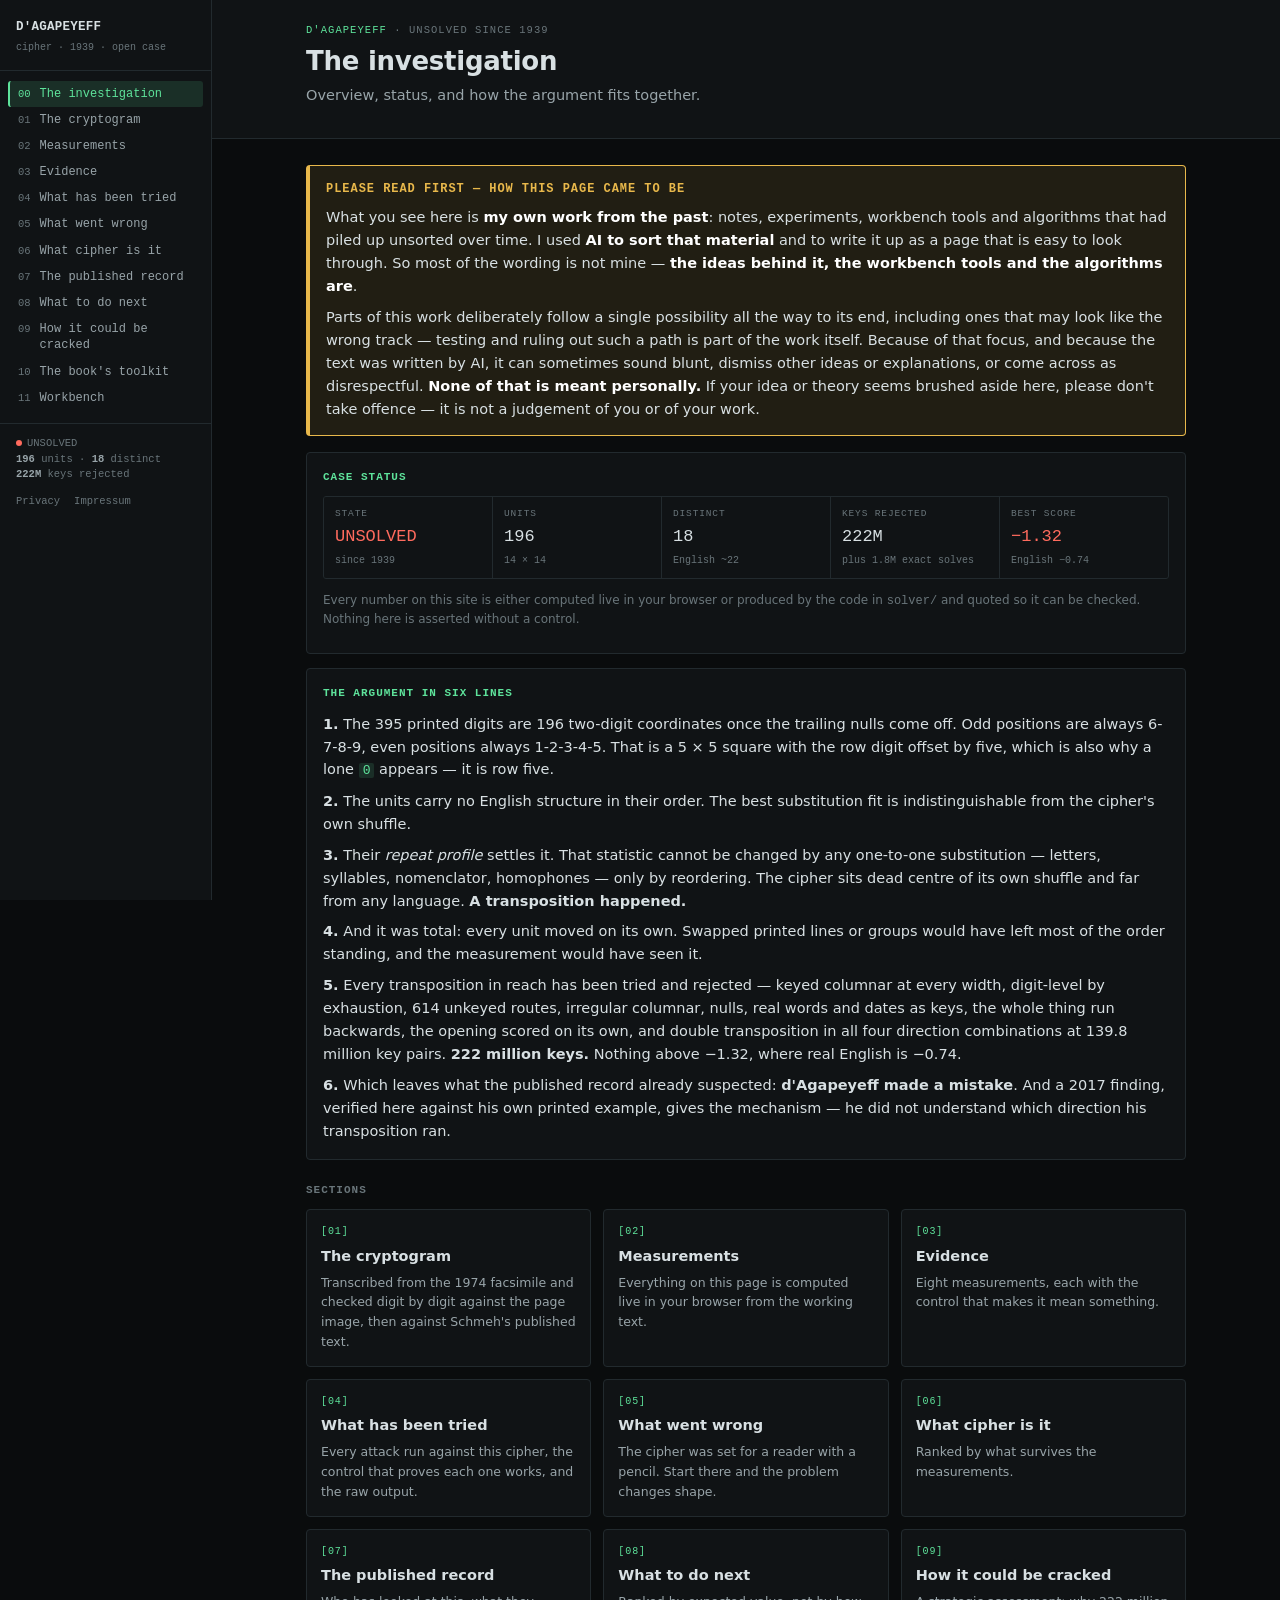
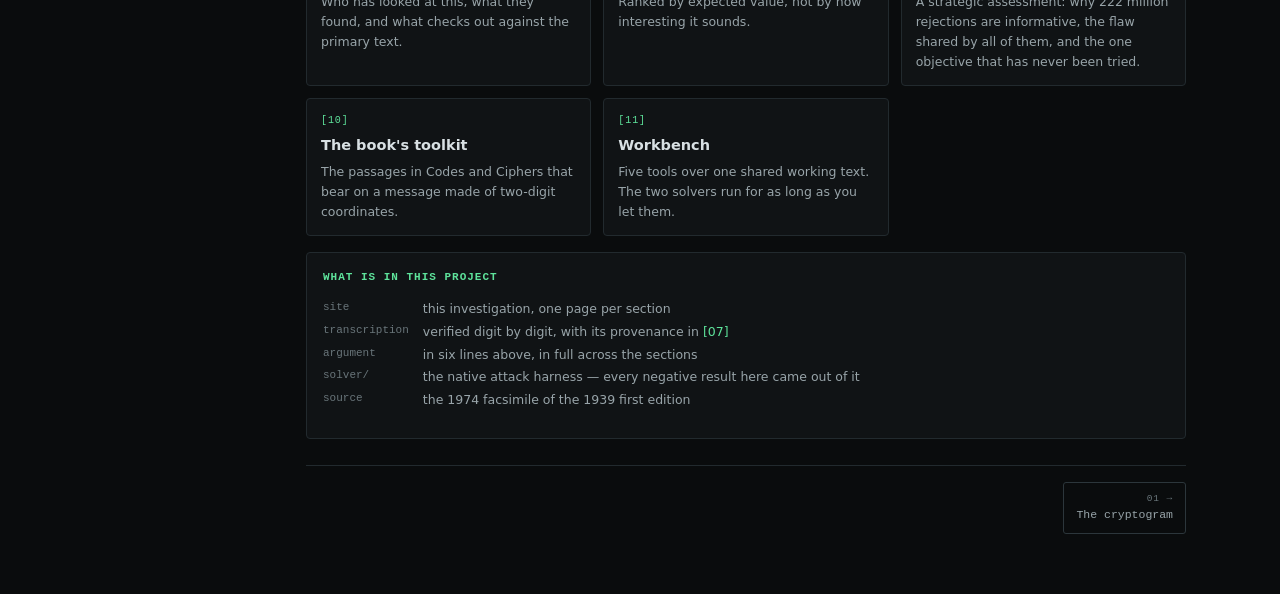
<file: docs/index.html>
<!doctype html>
<html lang="en"><head>
<meta charset="utf-8"><meta name="viewport" content="width=device-width, initial-scale=1">
<title>The investigation &middot; D'Agapeyeff</title>
<link rel="icon" href="./favicon.ico">
<link rel="stylesheet" href="assets/style.css">
</head>
<body data-page="index.html">
<div class="mbar">
  <button class="navtoggle" id="navtoggle" type="button" aria-expanded="false">&#9776; menu</button>
  <span class="cur">[00] The investigation</span>
</div>
<div class="scrim" id="scrim"></div>
<div class="shell">
<aside class="side" id="side" aria-label="Contents">
  <button class="navtoggle navclose" id="navclose" type="button">&times; close</button>
  <div class="brand"><a href="index.html">
    <div class="t">D&#39;AGAPEYEFF</div><div class="s">cipher &middot; 1939 &middot; open case</div></a></div>
  <ol class="navlist">
<li><a href="index.html"><span class="n">00</span><span>The investigation</span></a>
</li>
<li><a href="01-cryptogram.html"><span class="n">01</span><span>The cryptogram</span></a>
</li>
<li><a href="02-measurements.html"><span class="n">02</span><span>Measurements</span></a>
</li>
<li><a href="03-evidence.html"><span class="n">03</span><span>Evidence</span></a>
</li>
<li><a href="04-attacks.html"><span class="n">04</span><span>What has been tried</span></a>
</li>
<li><a href="05-what-went-wrong.html"><span class="n">05</span><span>What went wrong</span></a>
</li>
<li><a href="06-verdict.html"><span class="n">06</span><span>What cipher is it</span></a>
</li>
<li><a href="07-record.html"><span class="n">07</span><span>The published record</span></a>
</li>
<li><a href="08-next.html"><span class="n">08</span><span>What to do next</span></a>
</li>
<li><a href="09-assessment.html"><span class="n">09</span><span>How it could be cracked</span></a>
</li>
<li><a href="10-book.html"><span class="n">10</span><span>The book&#x27;s toolkit</span></a>
</li>
<li><a href="11-workbench.html"><span class="n">11</span><span>Workbench</span></a>
</li>
</ol>
  <div class="sidefoot" id="sidestat"></div>
  <div class="sidelegal"><a href="https://bugfishtm.github.io/privacy.html">Privacy</a><a href="https://bugfishtm.github.io/impressum.html">Impressum</a></div>
</aside>
<main class="main">
<div class="phead"><div class="wrap">
  <div class="crumb"><span class="sec">D&#39;AGAPEYEFF</span> &middot; UNSOLVED SINCE 1939</div>
  <h1>The investigation</h1>
  <p class="lede">Overview, status, and how the argument fits together.</p>
</div></div>
<div class="wrap">

<div class="aibanner" role="note" aria-label="About this page">
  <h3>Please read first &mdash; how this page came to be</h3>
  <p>What you see here is <b>my own work from the past</b>: notes, experiments, workbench tools and algorithms
  that had piled up unsorted over time. I used <b>AI to sort that material</b> and to write it up as a page that is
  easy to look through. So most of the wording is not mine &mdash; <b>the ideas behind it, the workbench tools and
  the algorithms are</b>.</p>
  <p>Parts of this work deliberately follow a single possibility all the way to its end, including ones that may
  look like the wrong track &mdash; testing and ruling out such a path is part of the work itself. Because of that
  focus, and because the text was written by AI, it can sometimes sound blunt, dismiss other ideas or
  explanations, or come across as disrespectful. <b>None of that is meant personally.</b> If your idea or theory
  seems brushed aside here, please don't take offence &mdash; it is not a judgement of you or of your work.</p>
</div>

<div class="panel">
  <h3>Case status</h3>
  <div class="readout" style="margin-bottom:12px">
    <div class="cell"><span class="k">state</span><span class="v bad">UNSOLVED</span><span class="ref">since 1939</span></div>
    <div class="cell"><span class="k">units</span><span class="v">196</span><span class="ref">14 &times; 14</span></div>
    <div class="cell"><span class="k">distinct</span><span class="v">18</span><span class="ref">English ~22</span></div>
    <div class="cell"><span class="k">keys rejected</span><span class="v">222M</span><span class="ref">plus 1.8M exact solves</span></div>
    <div class="cell"><span class="k">best score</span><span class="v bad">&minus;1.32</span><span class="ref">English &minus;0.74</span></div>
  </div>
  <p class="hint">Every number on this site is either computed live in your browser or produced by the code in
  <code>solver/</code> and quoted so it can be checked. Nothing here is asserted without a control.</p>
</div>

<div class="panel">
  <h3>The argument in six lines</h3>
  <div class="tight">
  <p><b>1.</b> The 395 printed digits are 196 two-digit coordinates once the trailing nulls come off. Odd
  positions are always 6-7-8-9, even positions always 1-2-3-4-5. That is a 5&nbsp;&times;&nbsp;5 square with the
  row digit offset by five, which is also why a lone <span class="num">0</span> appears &mdash; it is row five.</p>
  <p><b>2.</b> The units carry no English structure in their order. The best substitution fit is
  indistinguishable from the cipher's own shuffle.</p>
  <p><b>3.</b> Their <em>repeat profile</em> settles it. That statistic cannot be changed by any one-to-one
  substitution &mdash; letters, syllables, nomenclator, homophones &mdash; only by reordering. The cipher sits
  dead centre of its own shuffle and far from any language. <b>A transposition happened.</b></p>
  <p><b>4.</b> And it was total: every unit moved on its own. Swapped printed lines or groups would have left
  most of the order standing, and the measurement would have seen it.</p>
  <p><b>5.</b> Every transposition in reach has been tried and rejected &mdash; keyed columnar at every width,
  digit-level by exhaustion, 614 unkeyed routes, irregular columnar, nulls, real words and dates as keys, the
  whole thing run backwards, the opening scored on its own, and double transposition in all four direction
  combinations at 139.8 million key pairs. <b>222 million keys.</b> Nothing above &minus;1.32, where real
  English is &minus;0.74.</p>
  <p><b>6.</b> Which leaves what the published record already suspected: <b>d'Agapeyeff made a mistake</b>. And
  a 2017 finding, verified here against his own printed example, gives the mechanism &mdash; he did not
  understand which direction his transposition ran.</p>
  </div>
</div>

<h3 class="grouphd" style="margin:22px 0 10px;font-family:var(--mono);font-size:11px;letter-spacing:.09em;text-transform:uppercase;color:var(--mut)">Sections</h3>
<div class="cards">
<a class="card" href="01-cryptogram.html"><div class="n">[01]</div><h3>The cryptogram</h3><p>Transcribed from the 1974 facsimile and checked digit by digit against the page image, then against Schmeh's published text.</p></a>
<a class="card" href="02-measurements.html"><div class="n">[02]</div><h3>Measurements</h3><p>Everything on this page is computed live in your browser from the working text.</p></a>
<a class="card" href="03-evidence.html"><div class="n">[03]</div><h3>Evidence</h3><p>Eight measurements, each with the control that makes it mean something.</p></a>
<a class="card" href="04-attacks.html"><div class="n">[04]</div><h3>What has been tried</h3><p>Every attack run against this cipher, the control that proves each one works, and the raw output.</p></a>
<a class="card" href="05-what-went-wrong.html"><div class="n">[05]</div><h3>What went wrong</h3><p>The cipher was set for a reader with a pencil. Start there and the problem changes shape.</p></a>
<a class="card" href="06-verdict.html"><div class="n">[06]</div><h3>What cipher is it</h3><p>Ranked by what survives the measurements.</p></a>
<a class="card" href="07-record.html"><div class="n">[07]</div><h3>The published record</h3><p>Who has looked at this, what they found, and what checks out against the primary text.</p></a>
<a class="card" href="08-next.html"><div class="n">[08]</div><h3>What to do next</h3><p>Ranked by expected value, not by how interesting it sounds.</p></a>
<a class="card" href="09-assessment.html"><div class="n">[09]</div><h3>How it could be cracked</h3><p>A strategic assessment: why 222 million rejections are informative, the flaw shared by all of them, and the one objective that has never been tried.</p></a>
<a class="card" href="10-book.html"><div class="n">[10]</div><h3>The book&#x27;s toolkit</h3><p>The passages in Codes and Ciphers that bear on a message made of two-digit coordinates.</p></a>
<a class="card" href="11-workbench.html"><div class="n">[11]</div><h3>Workbench</h3><p>Five tools over one shared working text. The two solvers run for as long as you let them.</p></a>
</div>

<div class="panel" style="margin-top:16px">
  <h3>What is in this project</h3>
  <dl class="kv">
    <dt>site</dt><dd>this investigation, one page per section</dd>
    <dt>transcription</dt><dd>verified digit by digit, with its provenance in <a href="07-record.html#rec-prov">[07]</a></dd>
    <dt>argument</dt><dd>in six lines above, in full across the sections</dd>
    <dt>solver/</dt><dd>the native attack harness &mdash; every negative result here came out of it</dd>
    <dt>source</dt><dd>the 1974 facsimile of the 1939 first edition</dd>
  </dl>
</div>

<div class="pagenav"><span></span><a href="01-cryptogram.html" style="text-align:right"><span class="lbl">01 &rarr;</span>The cryptogram</a></div>
</div>
</main>
</div>
<script src="assets/data.js"></script>
<script src="assets/app.js"></script>

</body></html>
</file>
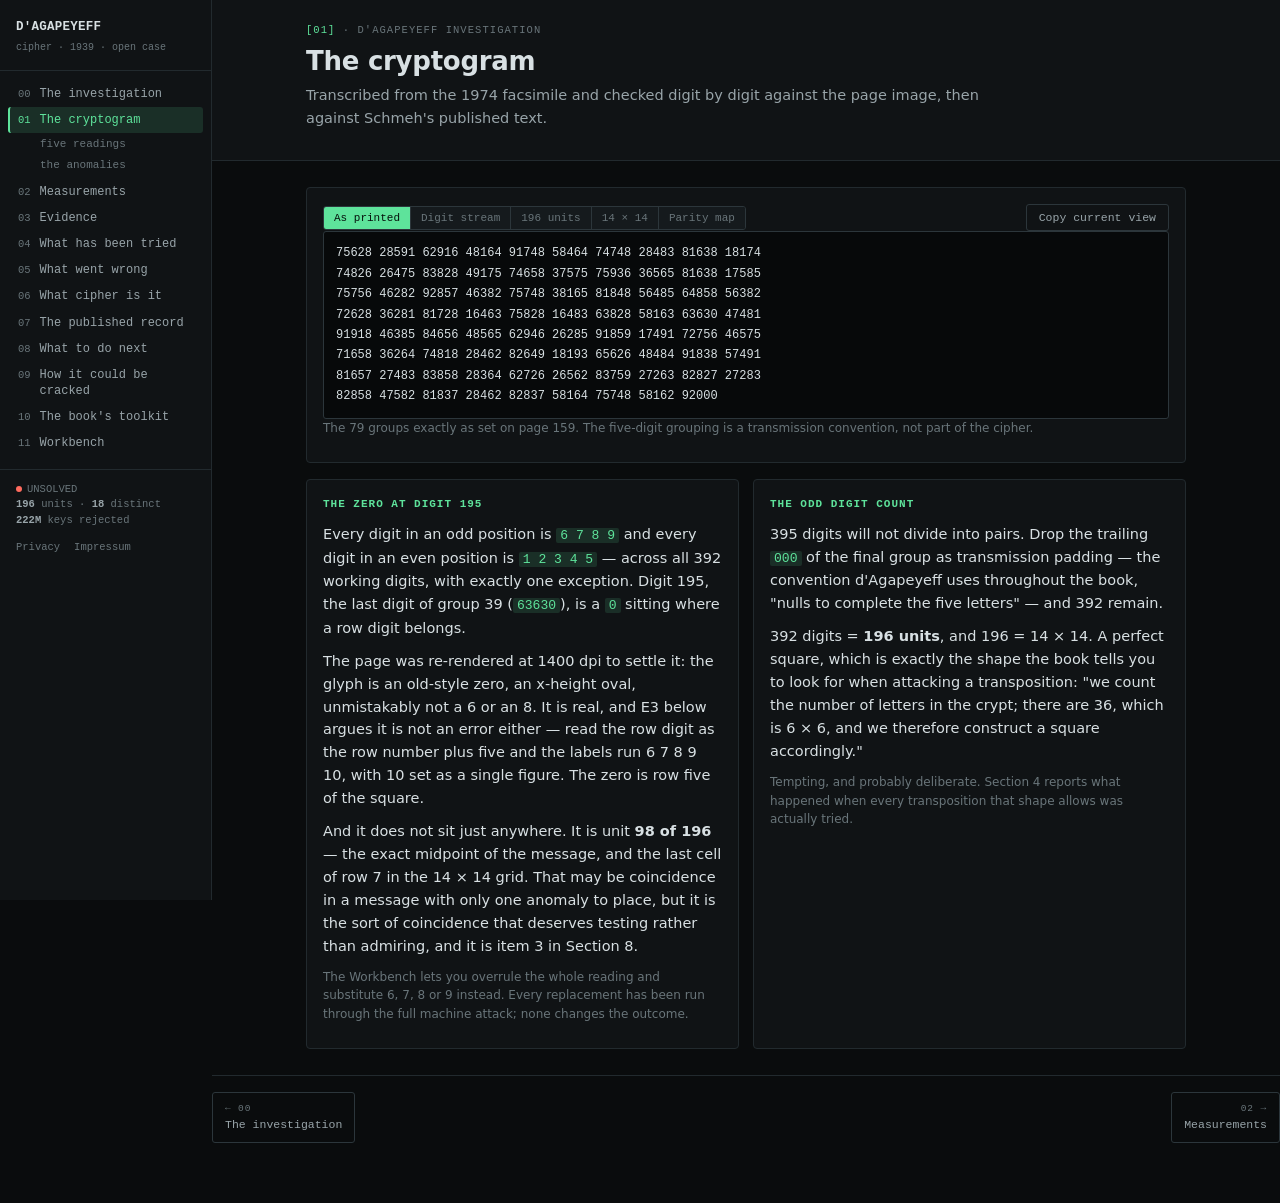
<file: docs/01-cryptogram.html>
<!doctype html>
<html lang="en"><head>
<meta charset="utf-8"><meta name="viewport" content="width=device-width, initial-scale=1">
<title>The cryptogram &middot; D'Agapeyeff</title>
<link rel="icon" href="./favicon.ico">
<link rel="stylesheet" href="assets/style.css">
</head>
<body data-page="01-cryptogram.html">
<div class="mbar">
  <button class="navtoggle" id="navtoggle" type="button" aria-expanded="false">&#9776; menu</button>
  <span class="cur">[01] The cryptogram</span>
</div>
<div class="scrim" id="scrim"></div>
<div class="shell">
<aside class="side" id="side" aria-label="Contents">
  <button class="navtoggle navclose" id="navclose" type="button">&times; close</button>
  <div class="brand"><a href="index.html">
    <div class="t">D&#39;AGAPEYEFF</div><div class="s">cipher &middot; 1939 &middot; open case</div></a></div>
  <ol class="navlist">
<li><a href="index.html"><span class="n">00</span><span>The investigation</span></a>
</li>
<li><a href="01-cryptogram.html"><span class="n">01</span><span>The cryptogram</span></a>
<ul class="navsub">
<li><a href="#views">five readings</a></li>
<li><a href="#anomalies">the anomalies</a></li>
</ul>
</li>
<li><a href="02-measurements.html"><span class="n">02</span><span>Measurements</span></a>
</li>
<li><a href="03-evidence.html"><span class="n">03</span><span>Evidence</span></a>
</li>
<li><a href="04-attacks.html"><span class="n">04</span><span>What has been tried</span></a>
</li>
<li><a href="05-what-went-wrong.html"><span class="n">05</span><span>What went wrong</span></a>
</li>
<li><a href="06-verdict.html"><span class="n">06</span><span>What cipher is it</span></a>
</li>
<li><a href="07-record.html"><span class="n">07</span><span>The published record</span></a>
</li>
<li><a href="08-next.html"><span class="n">08</span><span>What to do next</span></a>
</li>
<li><a href="09-assessment.html"><span class="n">09</span><span>How it could be cracked</span></a>
</li>
<li><a href="10-book.html"><span class="n">10</span><span>The book&#x27;s toolkit</span></a>
</li>
<li><a href="11-workbench.html"><span class="n">11</span><span>Workbench</span></a>
</li>
</ol>
  <div class="sidefoot" id="sidestat"></div>
  <div class="sidelegal"><a href="https://bugfishtm.github.io/privacy.html">Privacy</a><a href="https://bugfishtm.github.io/impressum.html">Impressum</a></div>
</aside>
<main class="main">
<div class="phead"><div class="wrap">
  <div class="crumb"><span class="sec">[01]</span> &middot; D&#39;AGAPEYEFF INVESTIGATION</div>
  <h1>The cryptogram</h1>
  <p class="lede">Transcribed from the 1974 facsimile and checked digit by digit against the page image, then against Schmeh's published text.</p>
</div></div>
<div class="wrap">
<div class="panel stack" id="views">
      <div class="row">
        <div class="seg" id="viewseg" role="group" aria-label="Representation">
          <button data-view="printed" class="on">As printed</button>
          <button data-view="stream">Digit stream</button>
          <button data-view="units">196 units</button>
          <button data-view="square">14 &times; 14</button>
          <button data-view="parity">Parity map</button>
        </div>
        <span style="flex:1"></span>
        <button class="btn ghost" id="copybtn" type="button">Copy current view</button>
      </div>

      <div id="viewout" class="data"></div>
      <p class="hint" id="viewnote"></p>
    </div>

    <div class="grid2" style="margin-top:16px" id="anomalies">
      <div class="panel">
        <h3>The zero at digit 195</h3>
        <p>Every digit in an odd position is
        <span class="num">6 7 8 9</span> and every digit in an even position is <span class="num">1 2 3 4 5</span>
        &mdash; across all 392 working digits, with exactly one exception. Digit&nbsp;195, the last digit of
        group&nbsp;39 (<span class="num">63630</span>), is a <span class="num">0</span> sitting where a row
        digit belongs.</p>
        <p>The page was re-rendered at 1400&nbsp;dpi to
        settle it: the glyph is an old-style zero, an x-height oval, unmistakably not a 6 or an 8. It is real,
        and E3 below argues it is not an error either &mdash; read the row digit as the row number plus five and
        the labels run 6 7 8 9 10, with 10 set as a single figure. The zero is row five of the square.</p>
        <p>And it does not sit just anywhere. It
        is unit <b>98 of 196</b> &mdash; the exact midpoint of the message, and the last cell of row 7 in the
        14&nbsp;&times;&nbsp;14 grid. That may be coincidence in a message with only one anomaly to place, but
        it is the sort of coincidence that deserves testing rather than admiring, and it is item 3 in
        Section 8.</p>
        <p class="hint">The Workbench lets you overrule the whole reading and substitute 6, 7, 8 or 9 instead.
        Every replacement has been run through the full machine attack; none changes the outcome.</p>
      </div>
      <div class="panel">
        <h3>The odd digit count</h3>
        <p>395 digits will not divide into pairs.
        Drop the trailing <span class="num">000</span> of the final group as transmission padding &mdash; the
        convention d'Agapeyeff uses throughout the book, "nulls to complete the five letters" &mdash; and
        392 remain.</p>
        <p>392 digits = <b>196 units</b>, and
        196 = 14&nbsp;&times;&nbsp;14. A perfect square, which is exactly the shape the book tells you to look
        for when attacking a transposition: "we count the number of letters in the crypt; there are 36, which
        is 6&nbsp;&times;&nbsp;6, and we therefore construct a square accordingly."</p>
        <p class="hint">Tempting, and probably deliberate. Section 4 reports what happened when every
        transposition that shape allows was actually tried.</p>
      </div>
    </div>
  </div>
<div class="pagenav"><a href="index.html"><span class="lbl">&larr; 00</span>The investigation</a><a href="02-measurements.html" style="text-align:right"><span class="lbl">02 &rarr;</span>Measurements</a></div>
</div>
</main>
</div>
<script src="assets/data.js"></script>
<script src="assets/app.js"></script>

</body></html>
</file>
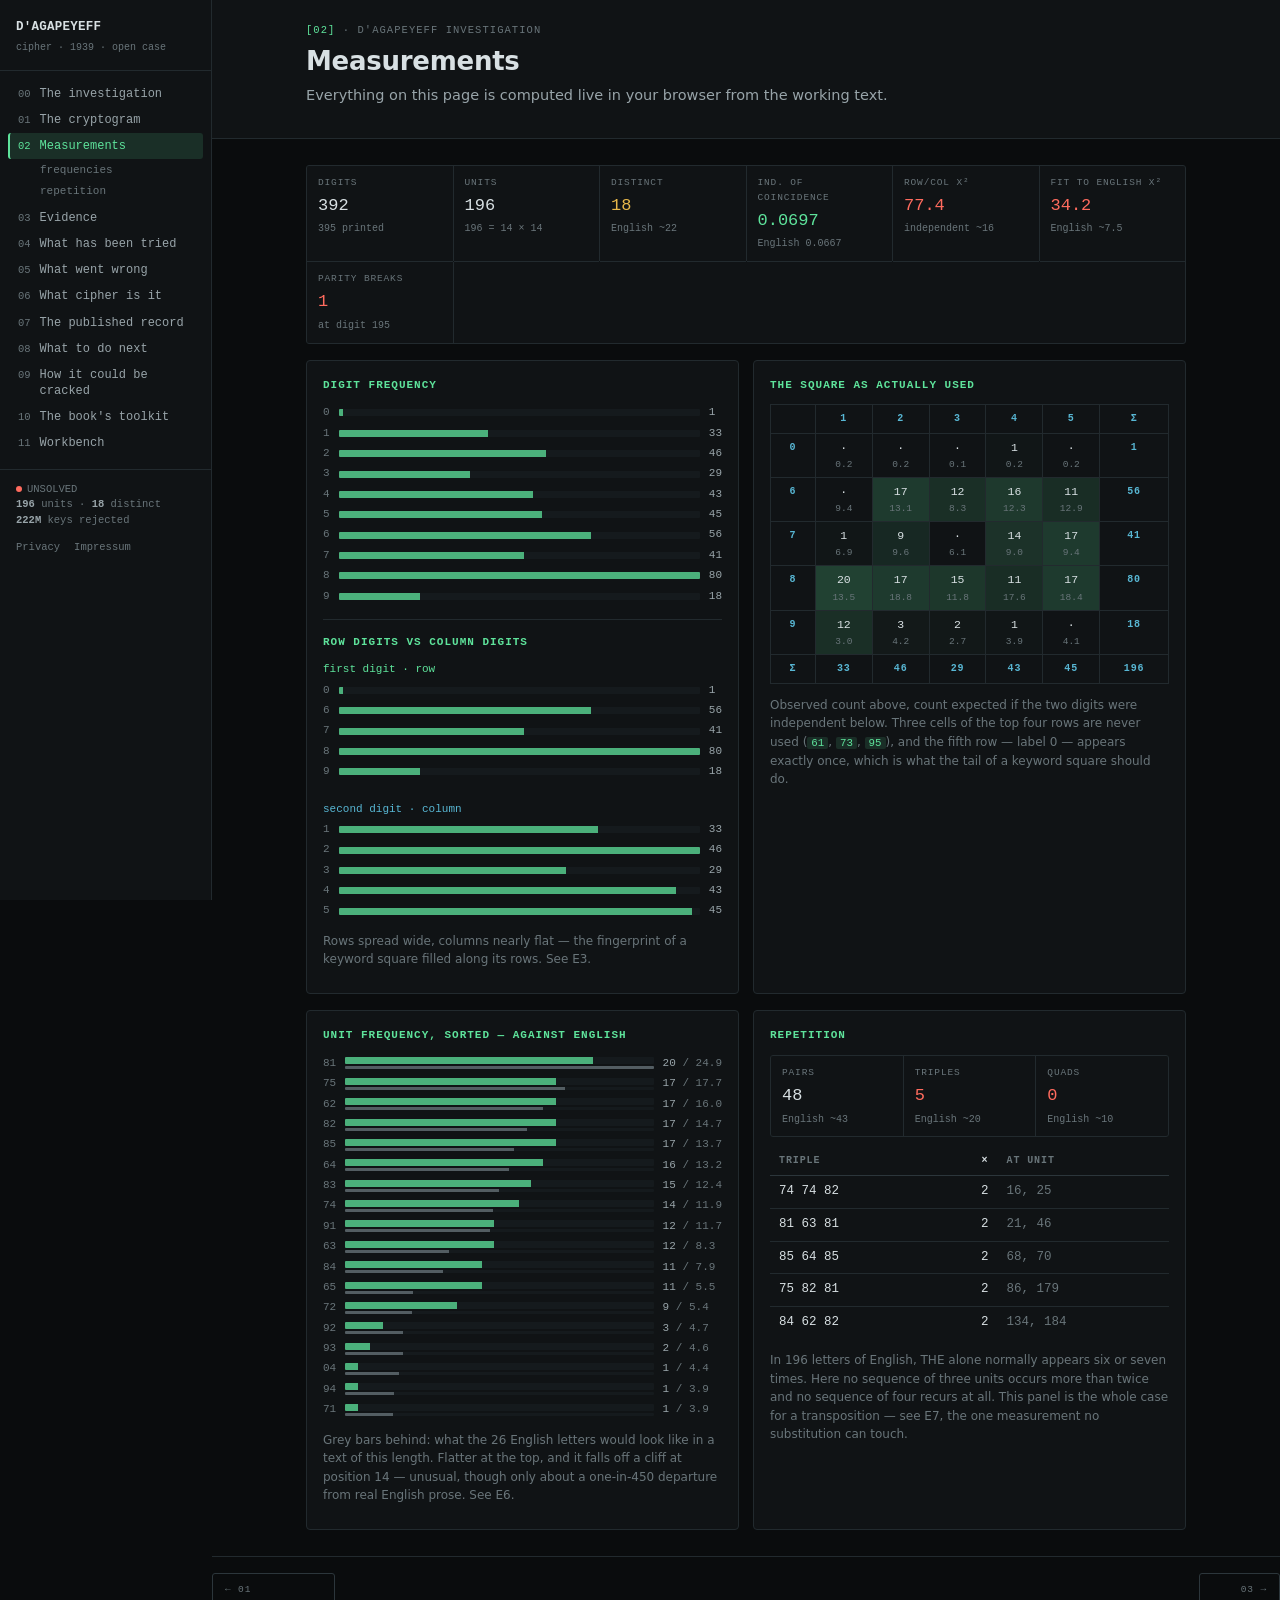
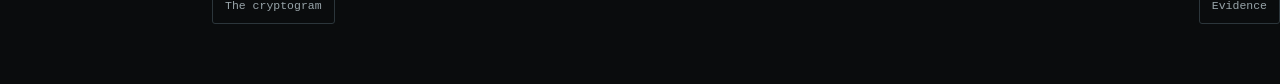
<file: docs/02-measurements.html>
<!doctype html>
<html lang="en"><head>
<meta charset="utf-8"><meta name="viewport" content="width=device-width, initial-scale=1">
<title>Measurements &middot; D'Agapeyeff</title>
<link rel="icon" href="./favicon.ico">
<link rel="stylesheet" href="assets/style.css">
</head>
<body data-page="02-measurements.html">
<div class="mbar">
  <button class="navtoggle" id="navtoggle" type="button" aria-expanded="false">&#9776; menu</button>
  <span class="cur">[02] Measurements</span>
</div>
<div class="scrim" id="scrim"></div>
<div class="shell">
<aside class="side" id="side" aria-label="Contents">
  <button class="navtoggle navclose" id="navclose" type="button">&times; close</button>
  <div class="brand"><a href="index.html">
    <div class="t">D&#39;AGAPEYEFF</div><div class="s">cipher &middot; 1939 &middot; open case</div></a></div>
  <ol class="navlist">
<li><a href="index.html"><span class="n">00</span><span>The investigation</span></a>
</li>
<li><a href="01-cryptogram.html"><span class="n">01</span><span>The cryptogram</span></a>
</li>
<li><a href="02-measurements.html"><span class="n">02</span><span>Measurements</span></a>
<ul class="navsub">
<li><a href="#freqpanels">frequencies</a></li>
<li><a href="#repeatpanel">repetition</a></li>
</ul>
</li>
<li><a href="03-evidence.html"><span class="n">03</span><span>Evidence</span></a>
</li>
<li><a href="04-attacks.html"><span class="n">04</span><span>What has been tried</span></a>
</li>
<li><a href="05-what-went-wrong.html"><span class="n">05</span><span>What went wrong</span></a>
</li>
<li><a href="06-verdict.html"><span class="n">06</span><span>What cipher is it</span></a>
</li>
<li><a href="07-record.html"><span class="n">07</span><span>The published record</span></a>
</li>
<li><a href="08-next.html"><span class="n">08</span><span>What to do next</span></a>
</li>
<li><a href="09-assessment.html"><span class="n">09</span><span>How it could be cracked</span></a>
</li>
<li><a href="10-book.html"><span class="n">10</span><span>The book&#x27;s toolkit</span></a>
</li>
<li><a href="11-workbench.html"><span class="n">11</span><span>Workbench</span></a>
</li>
</ol>
  <div class="sidefoot" id="sidestat"></div>
  <div class="sidelegal"><a href="https://bugfishtm.github.io/privacy.html">Privacy</a><a href="https://bugfishtm.github.io/impressum.html">Impressum</a></div>
</aside>
<main class="main">
<div class="phead"><div class="wrap">
  <div class="crumb"><span class="sec">[02]</span> &middot; D&#39;AGAPEYEFF INVESTIGATION</div>
  <h1>Measurements</h1>
  <p class="lede">Everything on this page is computed live in your browser from the working text.</p>
</div></div>
<div class="wrap">
<div class="readout" id="readout"></div>

    <div class="grid2" style="margin-top:16px" id="freqpanels">
      <div class="panel">
        <h3>Digit frequency</h3>
        <div class="bars" id="digitbars"></div>
        <hr class="thin">
        <h3>Row digits vs column digits</h3>
        <div class="grid2" style="gap:20px">
          <div><div class="bars" id="rowbars"></div></div>
          <div><div class="bars" id="colbars"></div></div>
        </div>
        <p class="hint" style="margin-top:12px">Rows spread wide, columns nearly flat &mdash; the fingerprint of
        a keyword square filled along its rows. See E3.</p>
      </div>

      <div class="panel">
        <h3>The square as actually used</h3>
        <div class="scroll"><table class="heat" id="heat"></table></div>
        <p class="hint" style="margin-top:12px">Observed count above, count expected if the two digits were
        independent below. Three cells of the top four rows are never used
        (<span class="num">61</span>, <span class="num">73</span>, <span class="num">95</span>), and the fifth
        row &mdash; label 0 &mdash; appears exactly once, which is what the tail of a keyword square should do.</p>
      </div>
    </div>

    <div class="grid2" style="margin-top:16px" id="repeatpanel">
      <div class="panel">
        <h3>Unit frequency, sorted &mdash; against English</h3>
        <div class="bars" id="unitbars"></div>
        <p class="hint" style="margin-top:12px">Grey bars behind: what the 26 English letters would look like in
        a text of this length. Flatter at the top, and it falls off a cliff at position 14 &mdash; unusual,
        though only about a one-in-450 departure from real English prose. See E6.</p>
      </div>
      <div class="panel">
        <h3>Repetition</h3>
        <div id="repeats"></div>
        <p class="hint" style="margin-top:12px">In 196 letters of English, THE alone normally appears six or
        seven times. Here no sequence of three units occurs more than twice and no sequence of four recurs at
        all. This panel is the whole case for a transposition &mdash; see E7, the one measurement no
        substitution can touch.</p>
      </div>
    </div>
  </div>
<div class="pagenav"><a href="01-cryptogram.html"><span class="lbl">&larr; 01</span>The cryptogram</a><a href="03-evidence.html" style="text-align:right"><span class="lbl">03 &rarr;</span>Evidence</a></div>
</div>
</main>
</div>
<script src="assets/data.js"></script>
<script src="assets/app.js"></script>

</body></html>
</file>
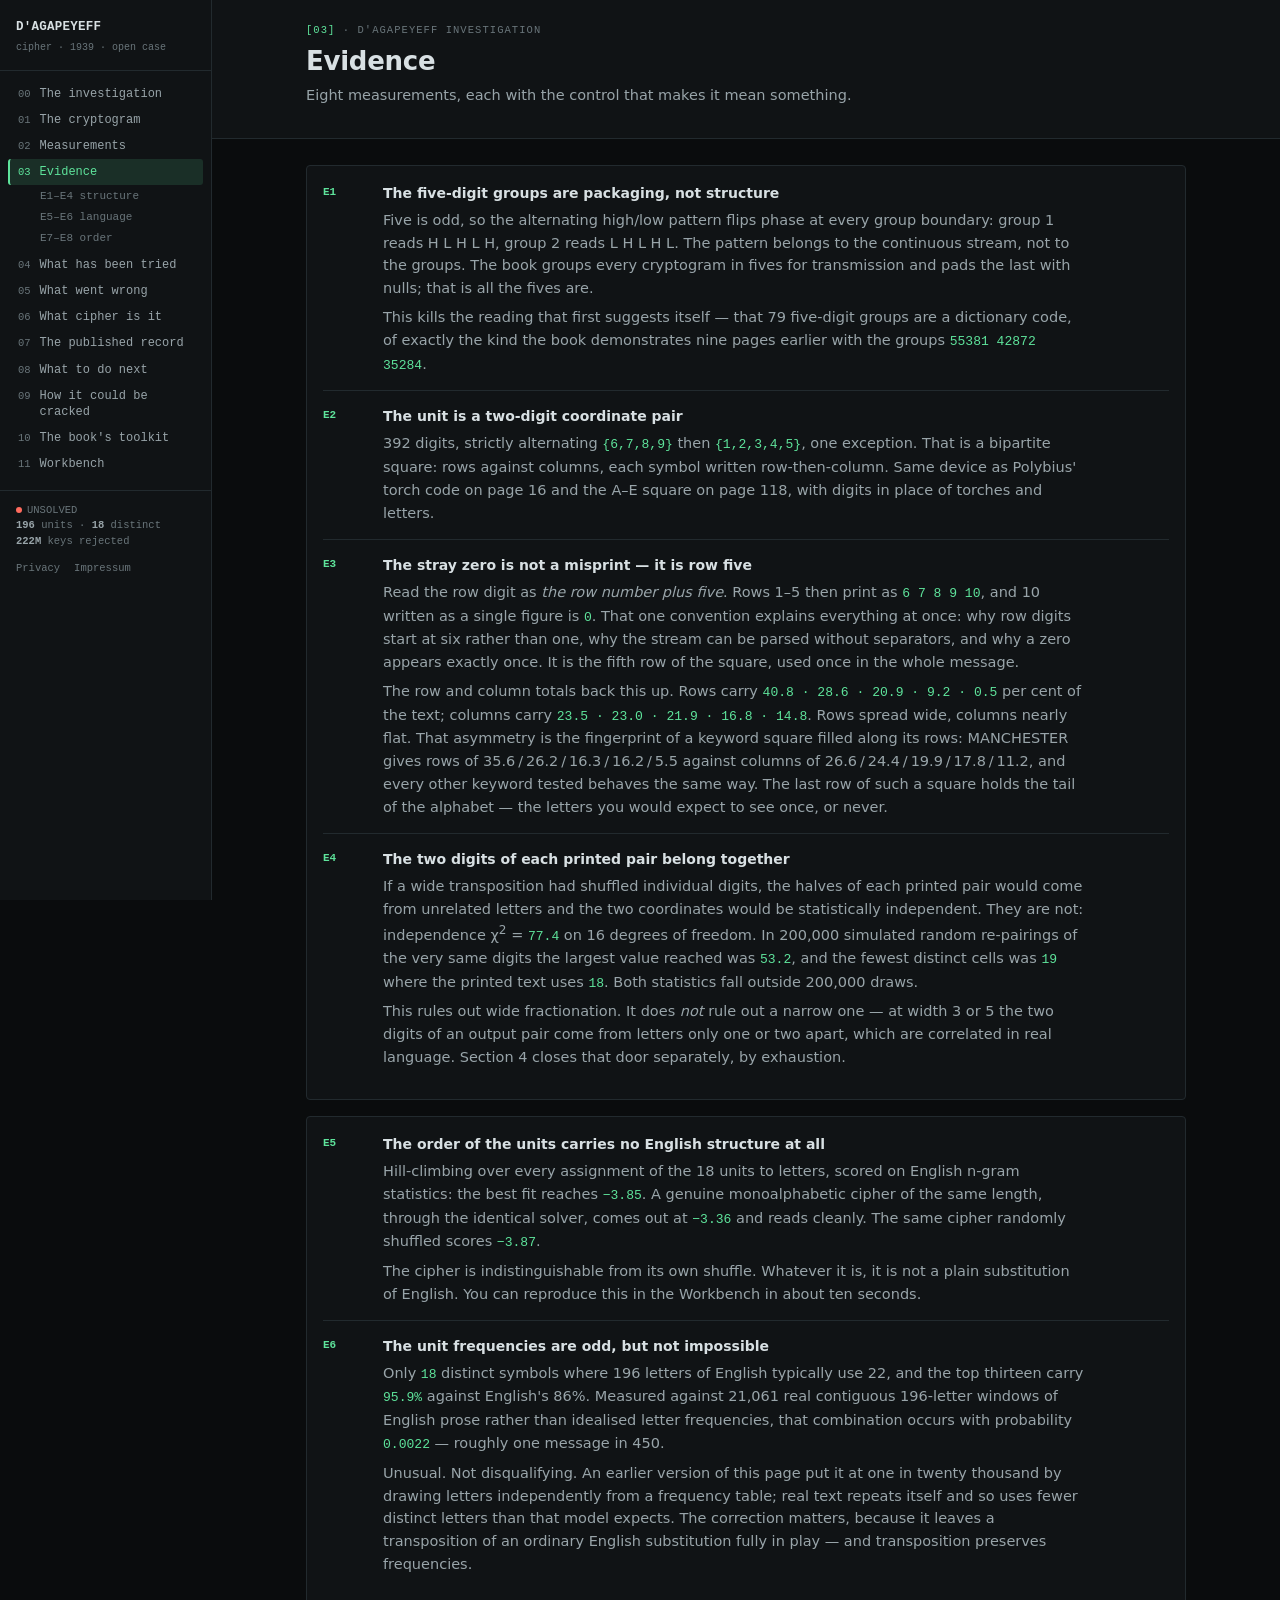
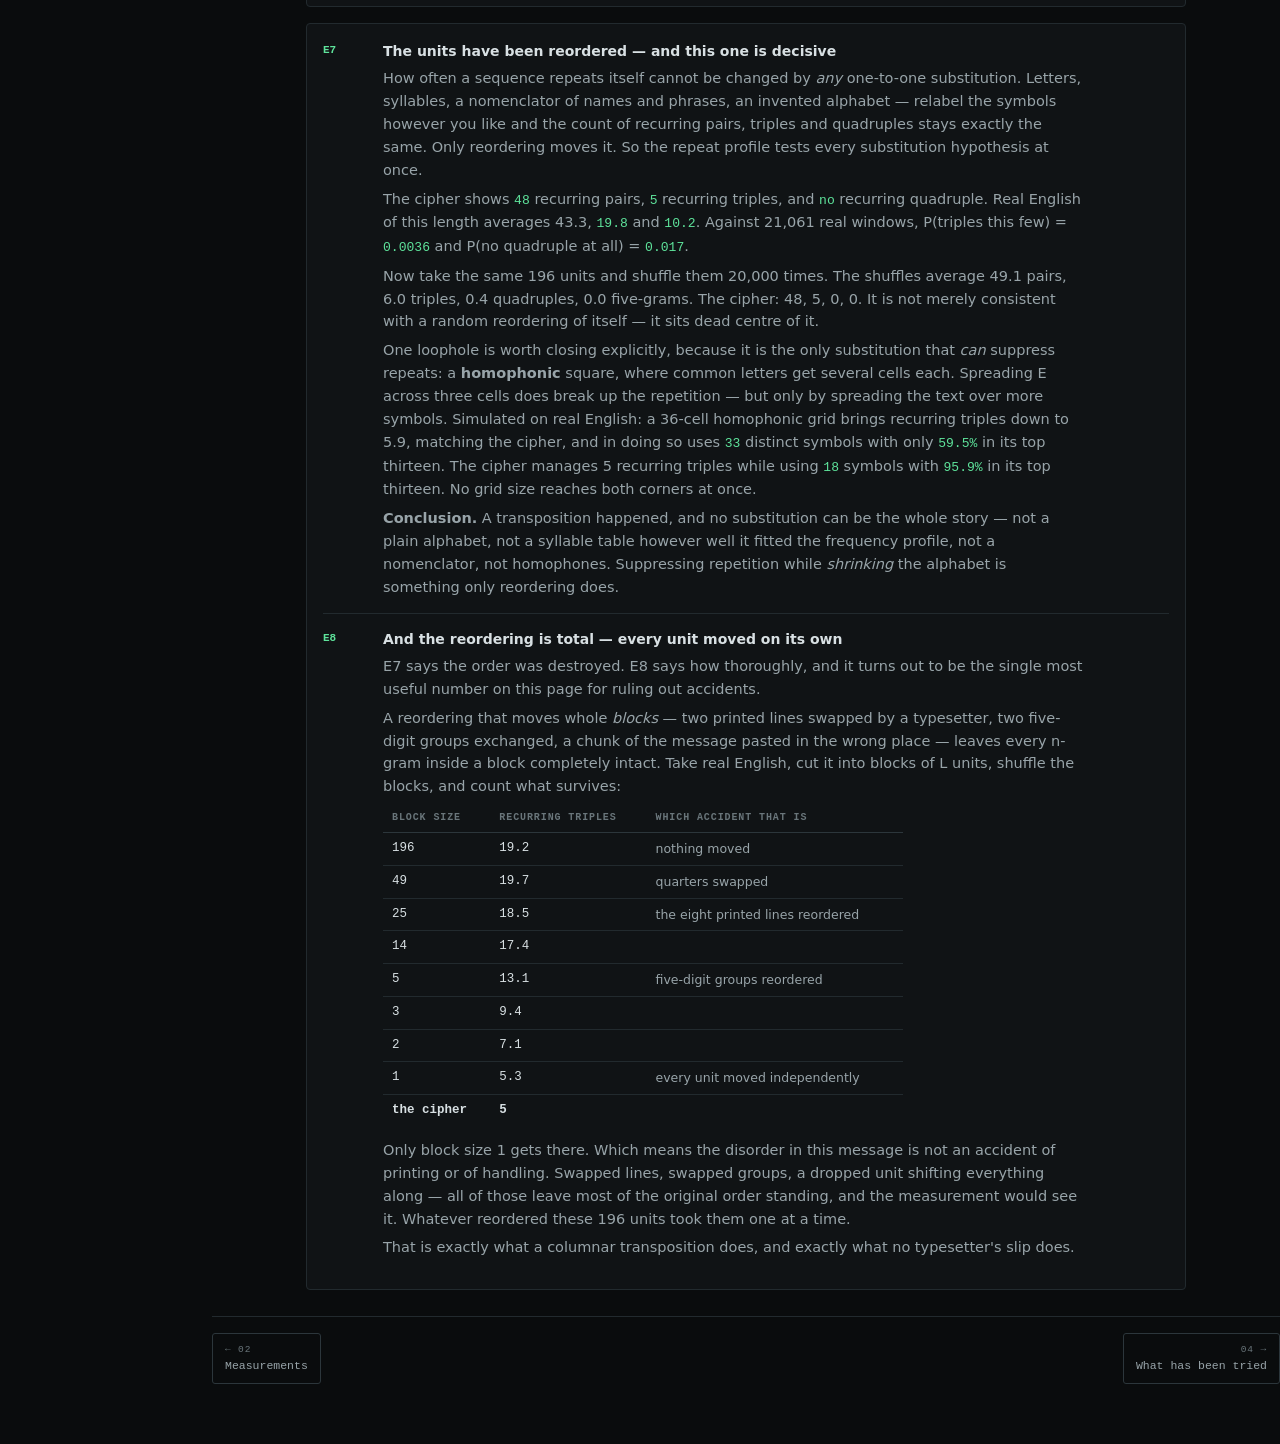
<file: docs/03-evidence.html>
<!doctype html>
<html lang="en"><head>
<meta charset="utf-8"><meta name="viewport" content="width=device-width, initial-scale=1">
<title>Evidence &middot; D'Agapeyeff</title>
<link rel="icon" href="./favicon.ico">
<link rel="stylesheet" href="assets/style.css">
</head>
<body data-page="03-evidence.html">
<div class="mbar">
  <button class="navtoggle" id="navtoggle" type="button" aria-expanded="false">&#9776; menu</button>
  <span class="cur">[03] Evidence</span>
</div>
<div class="scrim" id="scrim"></div>
<div class="shell">
<aside class="side" id="side" aria-label="Contents">
  <button class="navtoggle navclose" id="navclose" type="button">&times; close</button>
  <div class="brand"><a href="index.html">
    <div class="t">D&#39;AGAPEYEFF</div><div class="s">cipher &middot; 1939 &middot; open case</div></a></div>
  <ol class="navlist">
<li><a href="index.html"><span class="n">00</span><span>The investigation</span></a>
</li>
<li><a href="01-cryptogram.html"><span class="n">01</span><span>The cryptogram</span></a>
</li>
<li><a href="02-measurements.html"><span class="n">02</span><span>Measurements</span></a>
</li>
<li><a href="03-evidence.html"><span class="n">03</span><span>Evidence</span></a>
<ul class="navsub">
<li><a href="#ev-structure">E1–E4 structure</a></li>
<li><a href="#ev-language">E5–E6 language</a></li>
<li><a href="#ev-order">E7–E8 order</a></li>
</ul>
</li>
<li><a href="04-attacks.html"><span class="n">04</span><span>What has been tried</span></a>
</li>
<li><a href="05-what-went-wrong.html"><span class="n">05</span><span>What went wrong</span></a>
</li>
<li><a href="06-verdict.html"><span class="n">06</span><span>What cipher is it</span></a>
</li>
<li><a href="07-record.html"><span class="n">07</span><span>The published record</span></a>
</li>
<li><a href="08-next.html"><span class="n">08</span><span>What to do next</span></a>
</li>
<li><a href="09-assessment.html"><span class="n">09</span><span>How it could be cracked</span></a>
</li>
<li><a href="10-book.html"><span class="n">10</span><span>The book&#x27;s toolkit</span></a>
</li>
<li><a href="11-workbench.html"><span class="n">11</span><span>Workbench</span></a>
</li>
</ol>
  <div class="sidefoot" id="sidestat"></div>
  <div class="sidelegal"><a href="https://bugfishtm.github.io/privacy.html">Privacy</a><a href="https://bugfishtm.github.io/impressum.html">Impressum</a></div>
</aside>
<main class="main">
<div class="phead"><div class="wrap">
  <div class="crumb"><span class="sec">[03]</span> &middot; D&#39;AGAPEYEFF INVESTIGATION</div>
  <h1>Evidence</h1>
  <p class="lede">Eight measurements, each with the control that makes it mean something.</p>
</div></div>
<div class="wrap">
<div class="panel" id="ev-structure">

      <div class="ev">
        <div class="k">E1</div>
        <div>
          <h4>The five-digit groups are packaging, not structure</h4>
          <p>Five is odd, so the alternating high/low pattern flips phase at every group boundary: group 1 reads
          H&nbsp;L&nbsp;H&nbsp;L&nbsp;H, group 2 reads L&nbsp;H&nbsp;L&nbsp;H&nbsp;L. The pattern belongs to the
          continuous stream, not to the groups. The book groups every cryptogram in fives for transmission and
          pads the last with nulls; that is all the fives are.</p>
          <p>This kills the reading that first suggests itself &mdash; that 79 five-digit groups are a dictionary
          code, of exactly the kind the book demonstrates nine pages earlier with the groups
          <span class="num">55381 42872 35284</span>.</p>
        </div>
      </div>

      <div class="ev">
        <div class="k">E2</div>
        <div>
          <h4>The unit is a two-digit coordinate pair</h4>
          <p>392 digits, strictly alternating <span class="num">{6,7,8,9}</span> then
          <span class="num">{1,2,3,4,5}</span>, one exception. That is a bipartite square: rows against
          columns, each symbol written row-then-column. Same device as Polybius' torch code on page 16 and the
          A&ndash;E square on page 118, with digits in place of torches and letters.</p>
        </div>
      </div>

      <div class="ev">
        <div class="k">E3</div>
        <div>
          <h4>The stray zero is not a misprint &mdash; it is row five</h4>
          <p>Read the row digit as <em>the row number plus five</em>. Rows 1&ndash;5 then print as
          <span class="num">6 7 8 9 10</span>, and 10 written as a single figure is
          <span class="num">0</span>. That one convention explains everything at once: why row digits start at
          six rather than one, why the stream can be parsed without separators, and why a zero appears
          exactly once. It is the fifth row of the square, used once in the whole message.</p>
          <p>The row and column totals back this up. Rows carry
          <span class="num">40.8 &middot; 28.6 &middot; 20.9 &middot; 9.2 &middot; 0.5</span> per cent of the text;
          columns carry <span class="num">23.5 &middot; 23.0 &middot; 21.9 &middot; 16.8 &middot; 14.8</span>.
          Rows spread wide, columns nearly flat. That asymmetry is the fingerprint of a keyword square filled
          along its rows: MANCHESTER gives rows of 35.6&thinsp;/&thinsp;26.2&thinsp;/&thinsp;16.3&thinsp;/&thinsp;16.2&thinsp;/&thinsp;5.5
          against columns of 26.6&thinsp;/&thinsp;24.4&thinsp;/&thinsp;19.9&thinsp;/&thinsp;17.8&thinsp;/&thinsp;11.2, and every other
          keyword tested behaves the same way. The last row of such a square holds the tail of the alphabet
          &mdash; the letters you would expect to see once, or never.</p>
        </div>
      </div>

      <div class="ev">
        <div class="k">E4</div>
        <div>
          <h4>The two digits of each printed pair belong together</h4>
          <p>If a wide transposition had shuffled individual digits, the halves of each printed pair would come
          from unrelated letters and the two coordinates would be statistically independent. They are not:
          independence &chi;<sup>2</sup> = <span class="num">77.4</span> on 16 degrees of freedom. In 200,000
          simulated random re-pairings of the very same digits the largest value reached was
          <span class="num">53.2</span>, and the fewest distinct cells was <span class="num">19</span> where the
          printed text uses <span class="num">18</span>. Both statistics fall outside 200,000 draws.</p>
          <p>This rules out wide fractionation. It does <em>not</em> rule out a narrow one &mdash; at width 3 or
          5 the two digits of an output pair come from letters only one or two apart, which are correlated in
          real language. Section 4 closes that door separately, by exhaustion.</p>
        </div>
      </div>

    </div>

    <div class="panel" style="margin-top:16px" id="ev-language">

      <div class="ev">
        <div class="k">E5</div>
        <div>
          <h4>The order of the units carries no English structure at all</h4>
          <p>Hill-climbing over every assignment of the 18 units to letters, scored on English n-gram
          statistics: the best fit reaches <span class="num">&minus;3.85</span>. A genuine monoalphabetic
          cipher of the same length, through the identical solver, comes out at
          <span class="num">&minus;3.36</span> and reads cleanly. The same cipher randomly shuffled scores
          <span class="num">&minus;3.87</span>.</p>
          <p>The cipher is indistinguishable from its own shuffle. Whatever it is, it is not a plain
          substitution of English. You can reproduce this in the Workbench in about ten seconds.</p>
        </div>
      </div>

      <div class="ev">
        <div class="k">E6</div>
        <div>
          <h4>The unit frequencies are odd, but not impossible</h4>
          <p>Only <span class="num">18</span> distinct symbols where 196 letters of English typically use 22,
          and the top thirteen carry <span class="num">95.9%</span> against English's 86%. Measured against
          21,061 real contiguous 196-letter windows of English prose rather than idealised letter frequencies,
          that combination occurs with probability <span class="num">0.0022</span> &mdash; roughly one message
          in 450.</p>
          <p>Unusual. Not disqualifying. An earlier version of this page put it at one in twenty thousand by
          drawing letters independently from a frequency table; real text repeats itself and so uses fewer
          distinct letters than that model expects. The correction matters, because it leaves a transposition
          of an ordinary English substitution fully in play &mdash; and transposition preserves frequencies.</p>
        </div>
      </div>

    </div>

    <div class="panel" style="margin-top:16px" id="ev-order">

      <div class="ev">
        <div class="k">E7</div>
        <div>
          <h4>The units have been reordered &mdash; and this one is decisive</h4>
          <p>How often a sequence repeats itself cannot be changed by <em>any</em> one-to-one substitution.
          Letters, syllables, a nomenclator of names and phrases, an invented alphabet &mdash; relabel the
          symbols however you like and the count of recurring pairs, triples and quadruples stays exactly the
          same. Only reordering moves it. So the repeat profile tests every substitution hypothesis at once.</p>
          <p>The cipher shows <span class="num">48</span> recurring pairs, <span class="num">5</span> recurring
          triples, and <span class="num">no</span> recurring quadruple. Real English of this length averages
          43.3, <span class="num">19.8</span> and <span class="num">10.2</span>. Against 21,061 real windows,
          P(triples this few) = <span class="num">0.0036</span> and P(no quadruple at all) =
          <span class="num">0.017</span>.</p>
          <p>Now take the same 196 units and shuffle them 20,000 times. The shuffles average 49.1 pairs, 6.0
          triples, 0.4 quadruples, 0.0 five-grams. The cipher: 48, 5, 0, 0. It is not merely consistent with a
          random reordering of itself &mdash; it sits dead centre of it.</p>
          <p>One loophole is worth closing explicitly, because it is the only substitution that <em>can</em>
          suppress repeats: a <b>homophonic</b> square, where common letters get several cells each. Spreading
          E across three cells does break up the repetition &mdash; but only by spreading the text over more
          symbols. Simulated on real English: a 36-cell homophonic grid brings recurring triples down to 5.9,
          matching the cipher, and in doing so uses <span class="num">33</span> distinct symbols with only
          <span class="num">59.5%</span> in its top thirteen. The cipher manages 5 recurring triples while
          using <span class="num">18</span> symbols with <span class="num">95.9%</span> in its top thirteen.
          No grid size reaches both corners at once.</p>
          <p><b>Conclusion.</b> A transposition happened, and no substitution can be the whole story &mdash;
          not a plain alphabet, not a syllable table however well it fitted the frequency profile, not a
          nomenclator, not homophones. Suppressing repetition while <em>shrinking</em> the alphabet is
          something only reordering does.</p>
        </div>
      </div>

      <div class="ev">
        <div class="k">E8</div>
        <div>
          <h4>And the reordering is total &mdash; every unit moved on its own</h4>
          <p>E7 says the order was destroyed. E8 says how thoroughly, and it turns out to be the single most
          useful number on this page for ruling out accidents.</p>
          <p>A reordering that moves whole <em>blocks</em> &mdash; two printed lines swapped by a typesetter,
          two five-digit groups exchanged, a chunk of the message pasted in the wrong place &mdash; leaves every
          n-gram inside a block completely intact. Take real English, cut it into blocks of L units, shuffle the
          blocks, and count what survives:</p>
          <div class="scroll"><table style="width:100%;max-width:520px">
            <tr><th >Block size</th><th>Recurring triples</th><th >Which accident that is</th></tr>
            <tr><td class="mono">196</td><td class="mono">19.2</td><td >nothing moved</td></tr>
            <tr><td class="mono">49</td><td class="mono">19.7</td><td >quarters swapped</td></tr>
            <tr><td class="mono">25</td><td class="mono">18.5</td><td >the eight printed lines reordered</td></tr>
            <tr><td class="mono">14</td><td class="mono">17.4</td><td >&nbsp;</td></tr>
            <tr><td class="mono">5</td><td class="mono">13.1</td><td >five-digit groups reordered</td></tr>
            <tr><td class="mono">3</td><td class="mono">9.4</td><td >&nbsp;</td></tr>
            <tr><td class="mono">2</td><td class="mono">7.1</td><td >&nbsp;</td></tr>
            <tr><td class="mono">1</td><td class="mono">5.3</td><td >every unit moved independently</td></tr>
            <tr><td class="mono"><b>the cipher</b></td><td class="mono"><b>5</b></td><td >&nbsp;</td></tr>
          </table></div>
          <p style="margin-top:12px">Only block size 1 gets there. Which means the disorder in this message is
          not an accident of printing or of handling. Swapped lines, swapped groups, a dropped unit shifting
          everything along &mdash; all of those leave most of the original order standing, and the measurement
          would see it. Whatever reordered these 196 units took them one at a time.</p>
          <p>That is exactly what a columnar transposition does, and exactly what no typesetter's slip does.</p>
        </div>
      </div>

    </div>
  </div>
<div class="pagenav"><a href="02-measurements.html"><span class="lbl">&larr; 02</span>Measurements</a><a href="04-attacks.html" style="text-align:right"><span class="lbl">04 &rarr;</span>What has been tried</a></div>
</div>
</main>
</div>
<script src="assets/data.js"></script>
<script src="assets/app.js"></script>

</body></html>
</file>
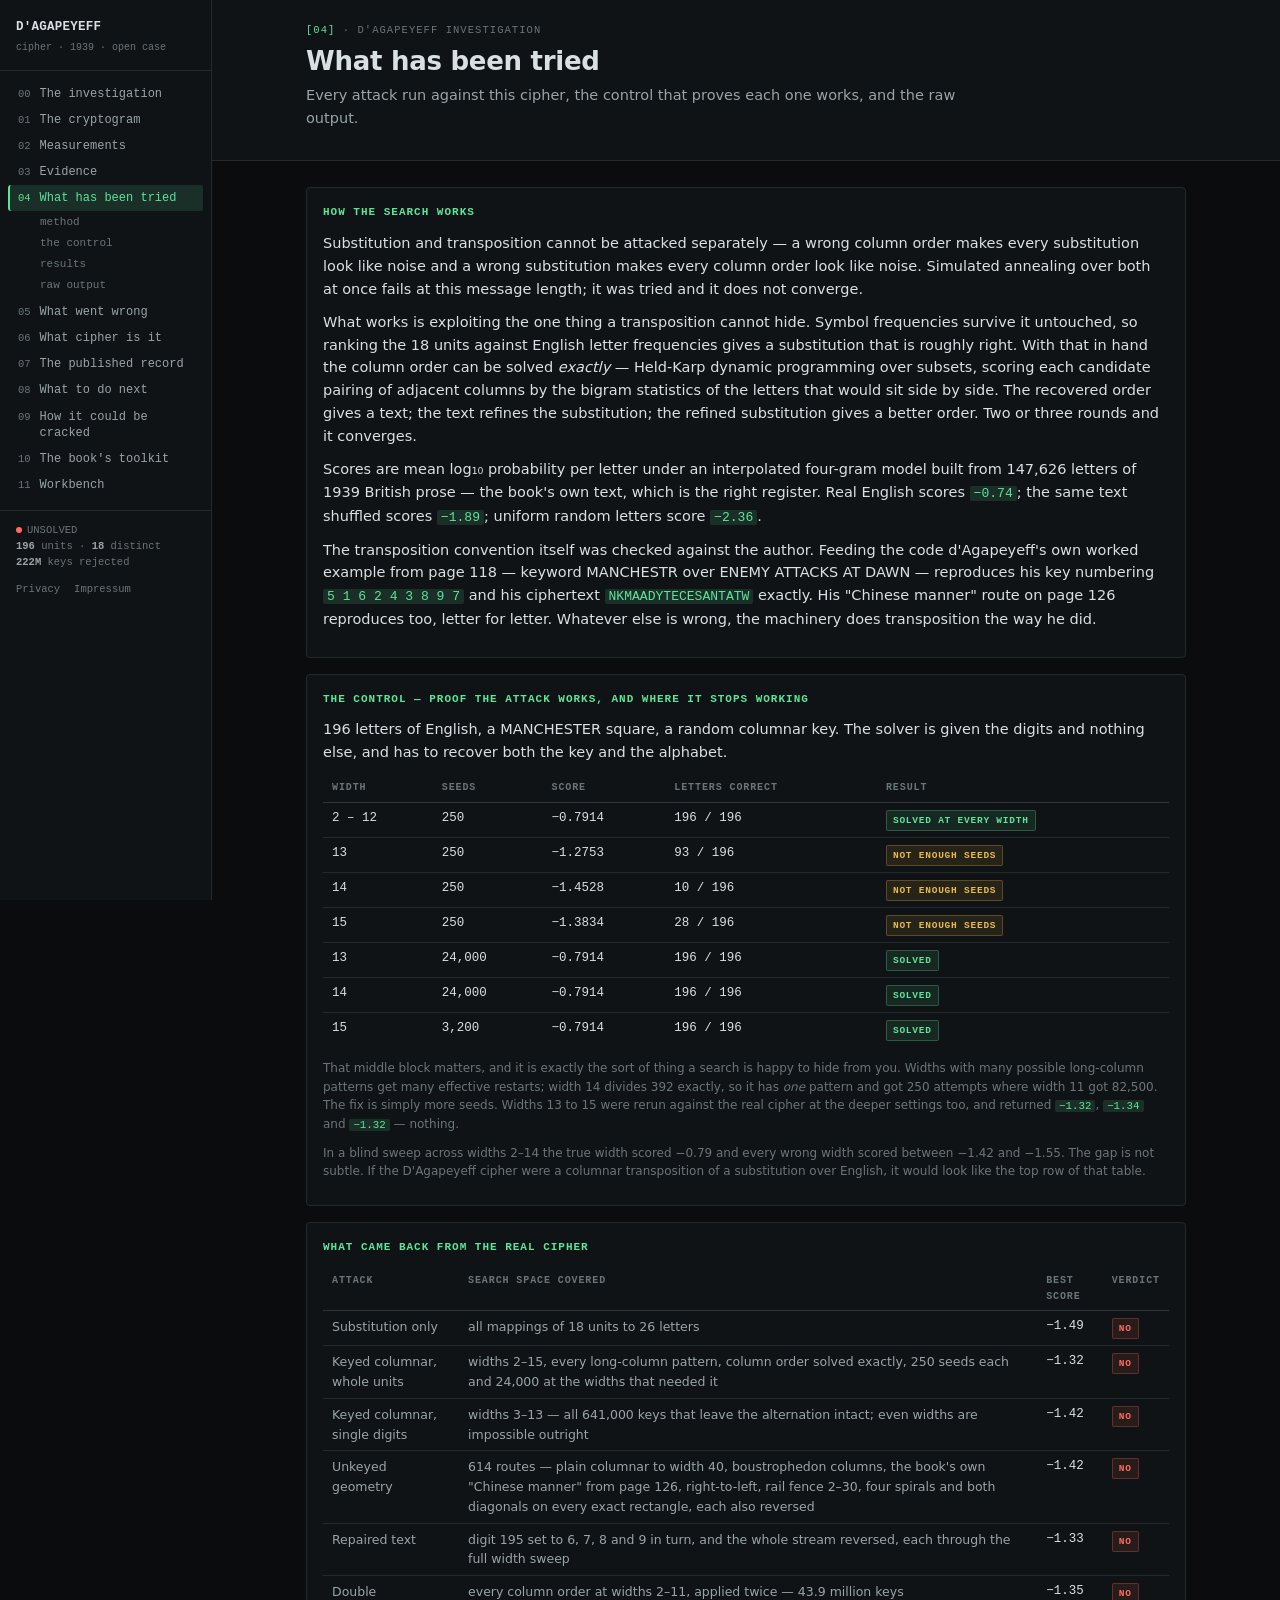
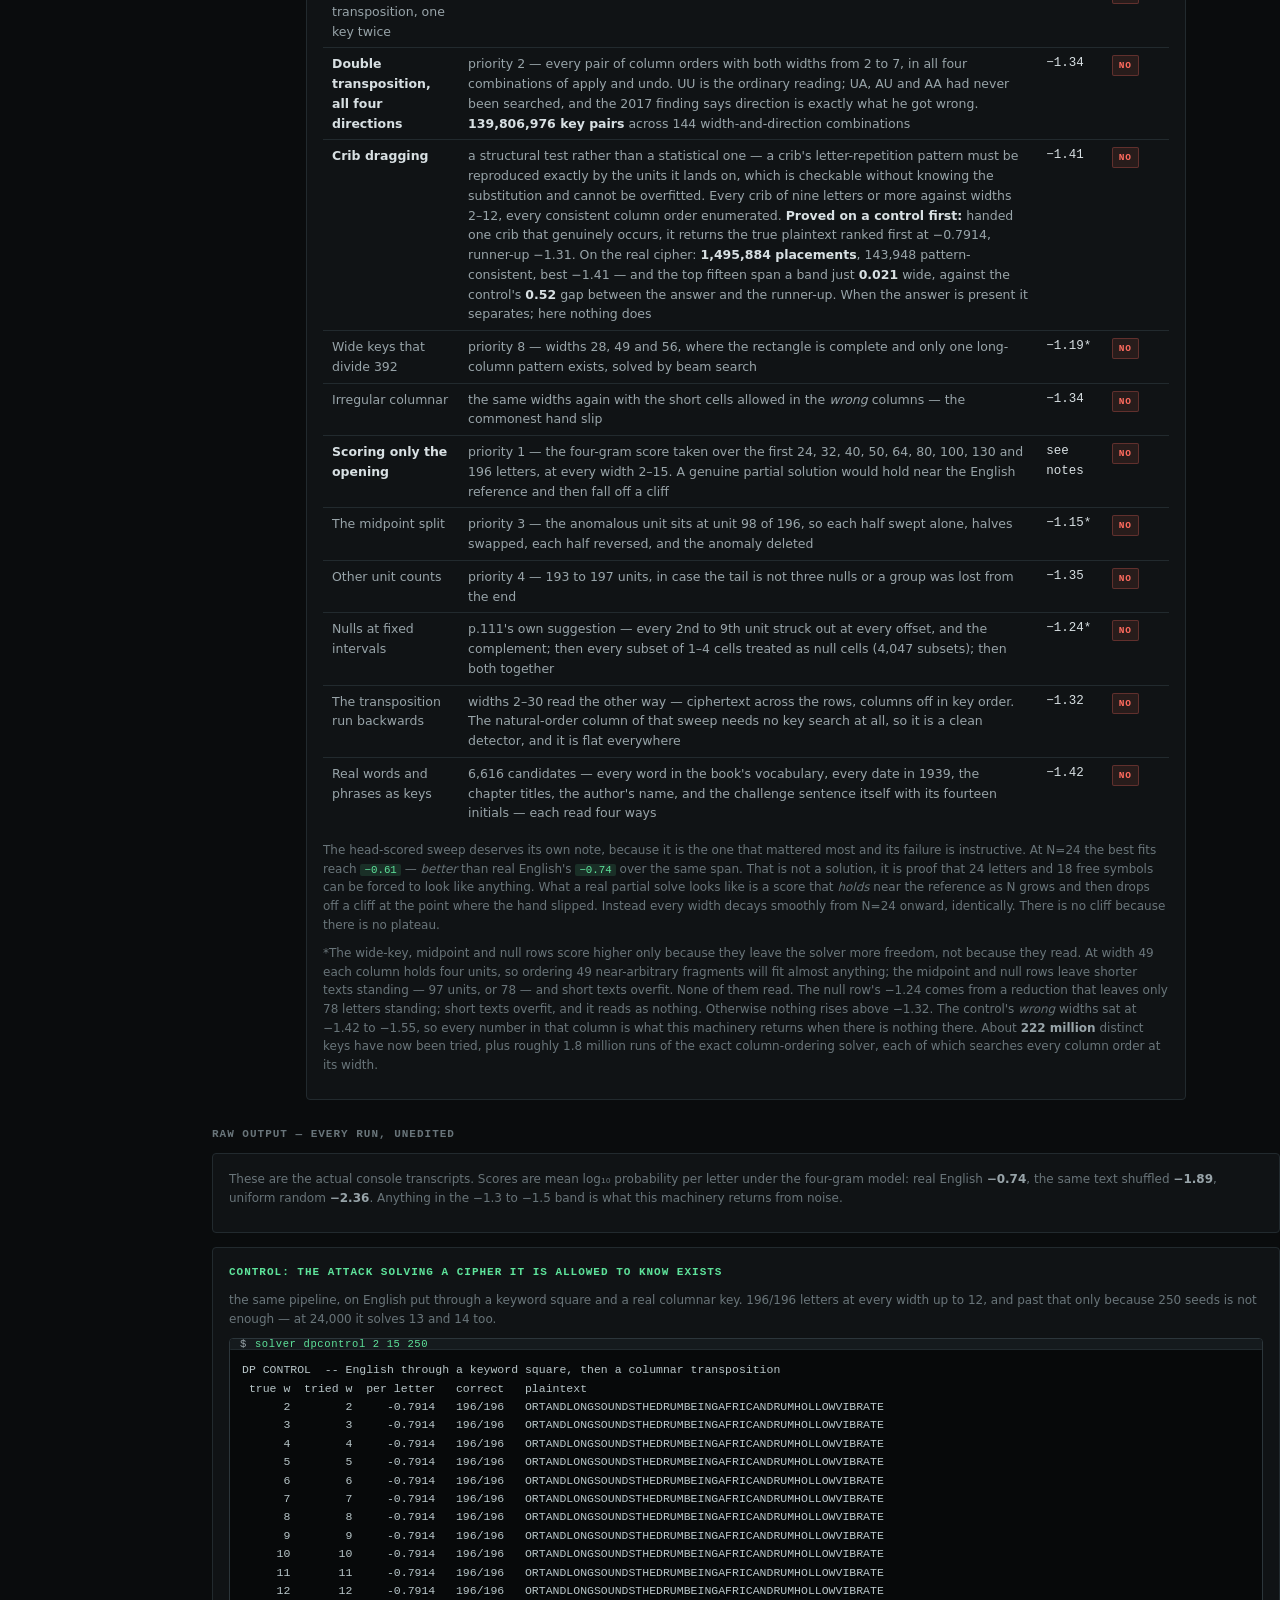
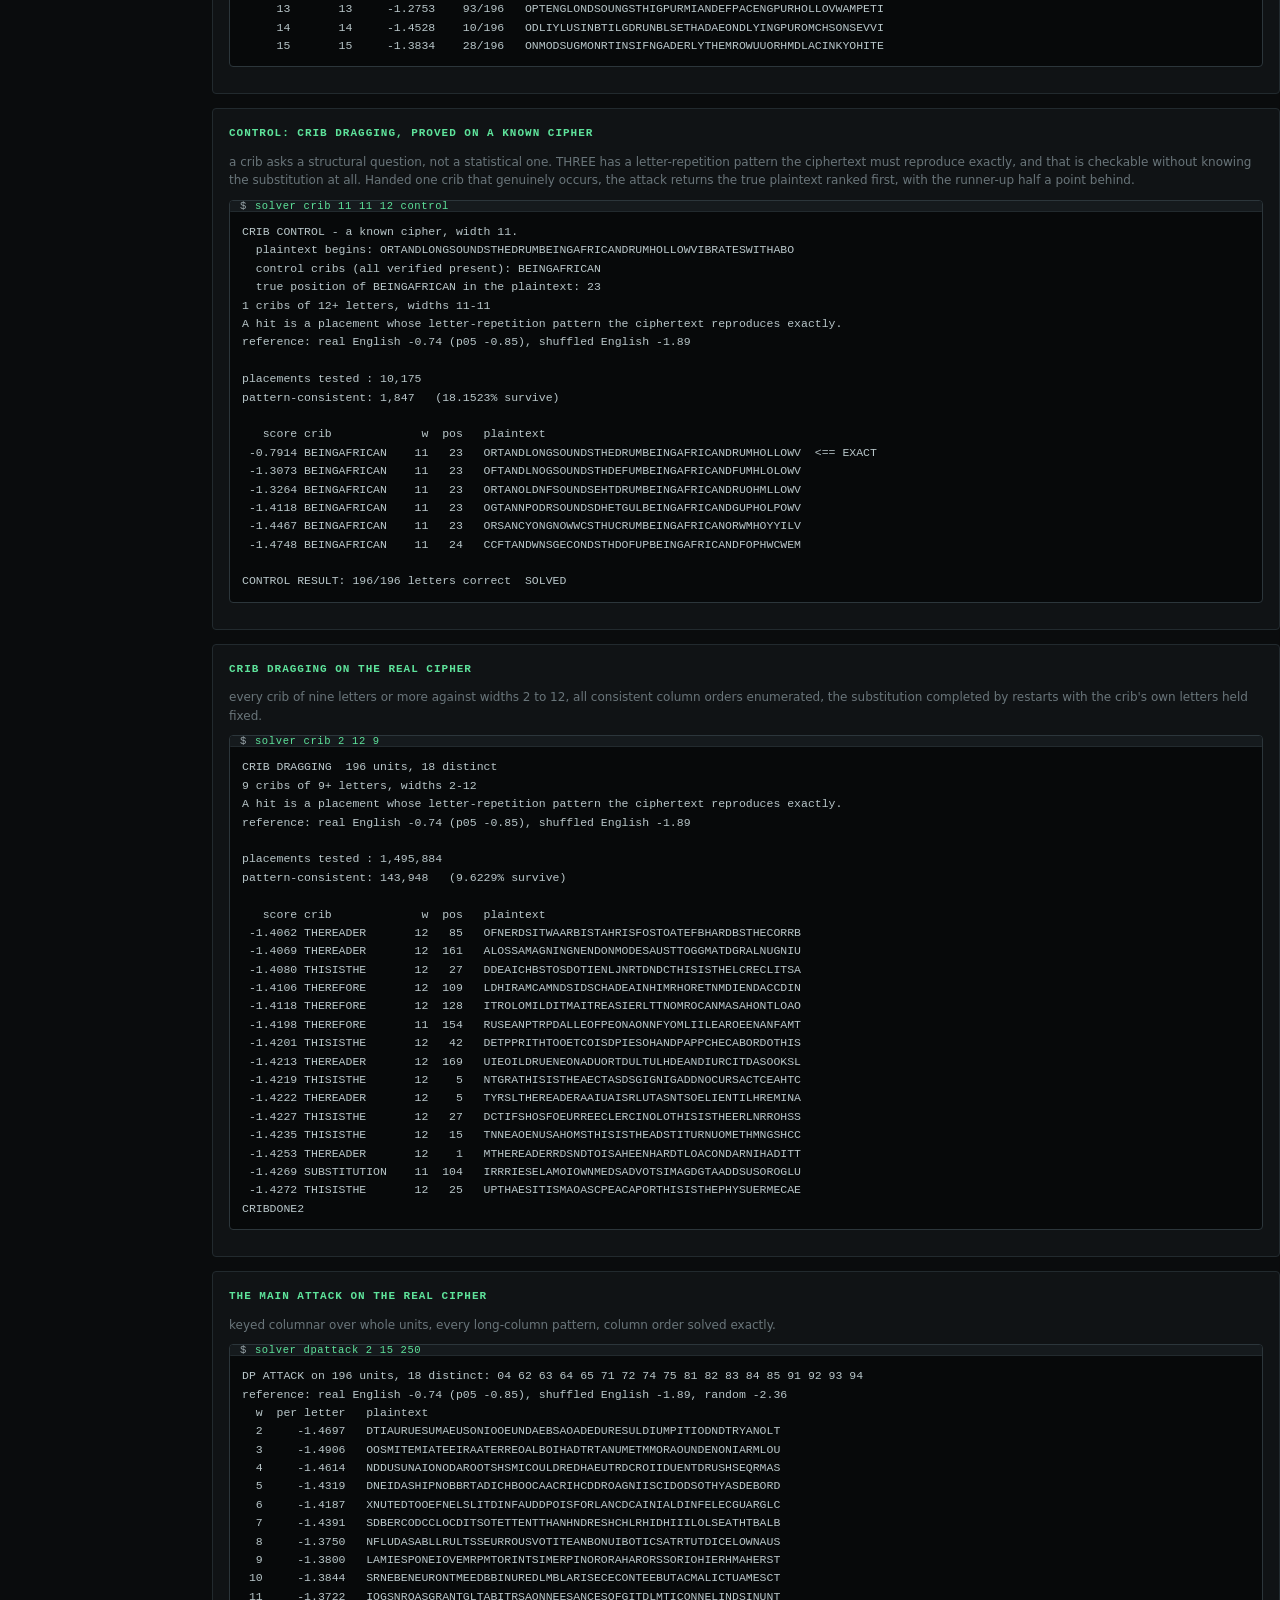
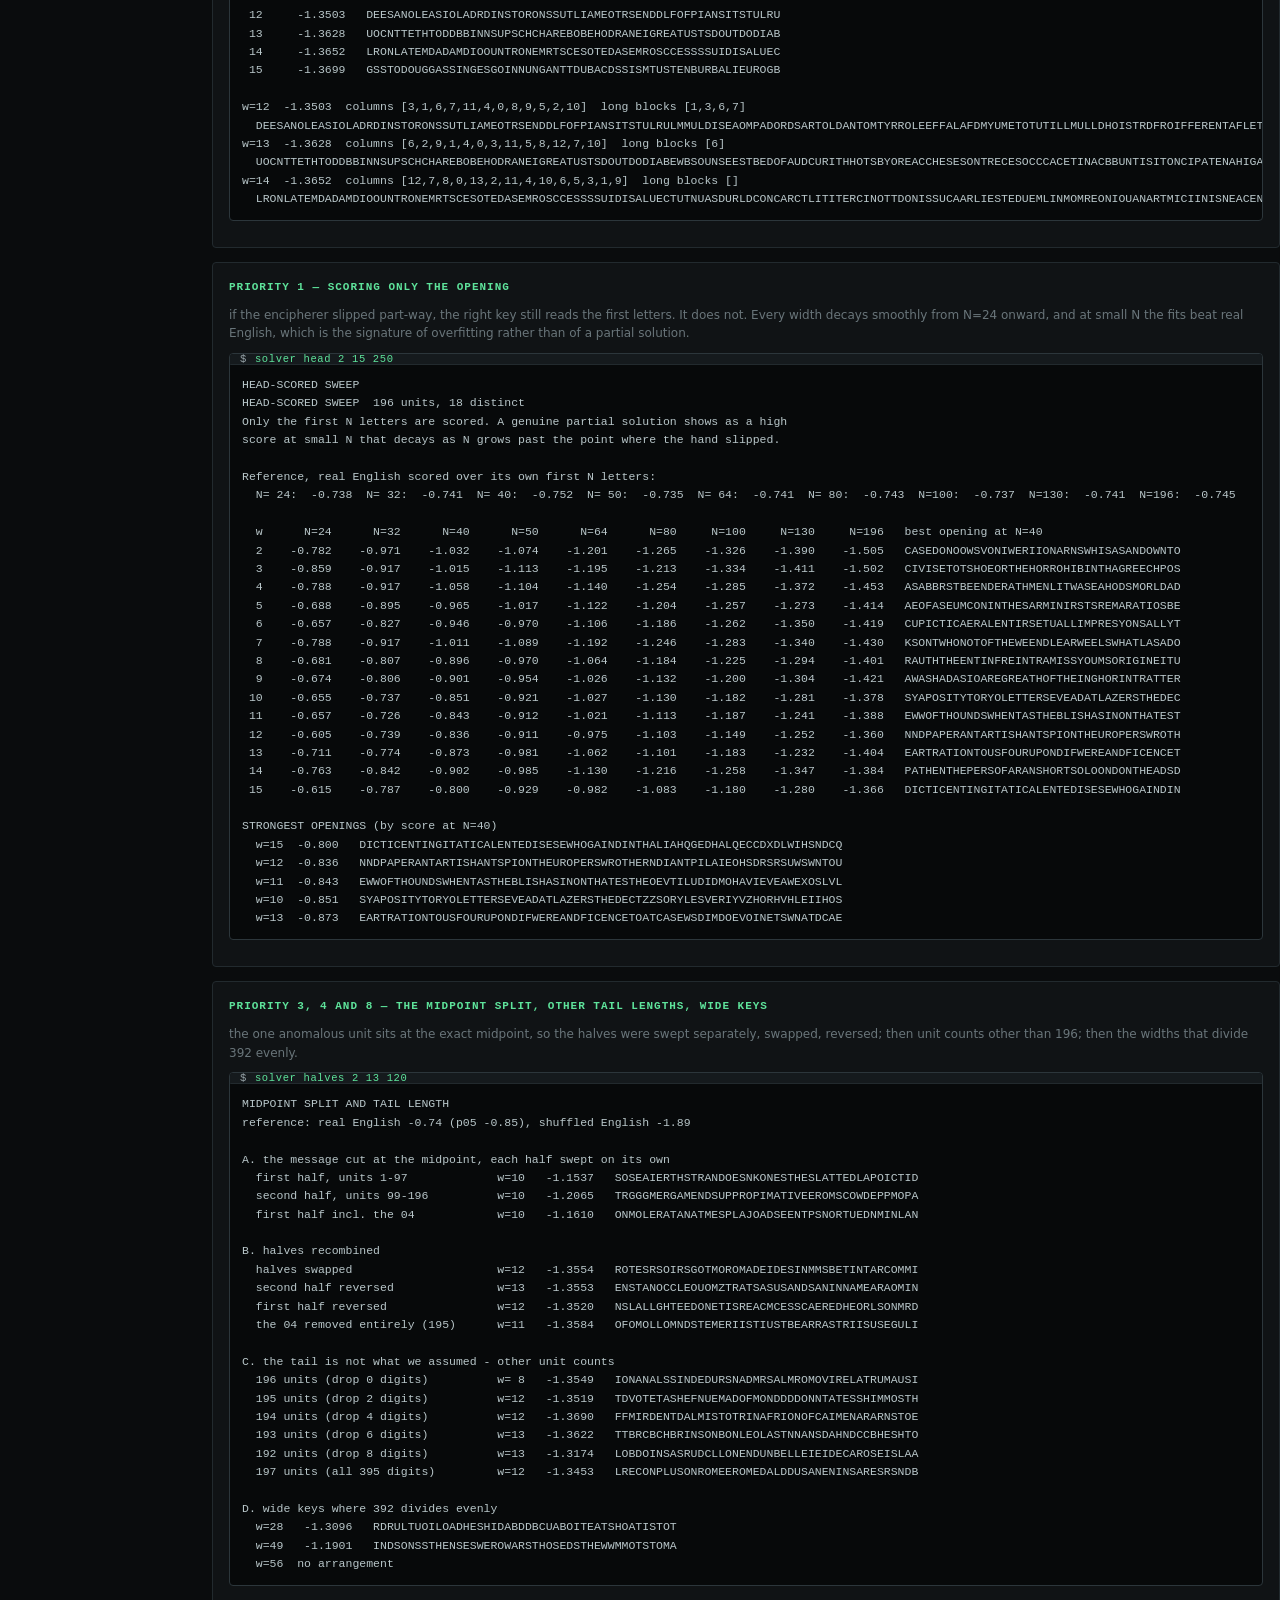
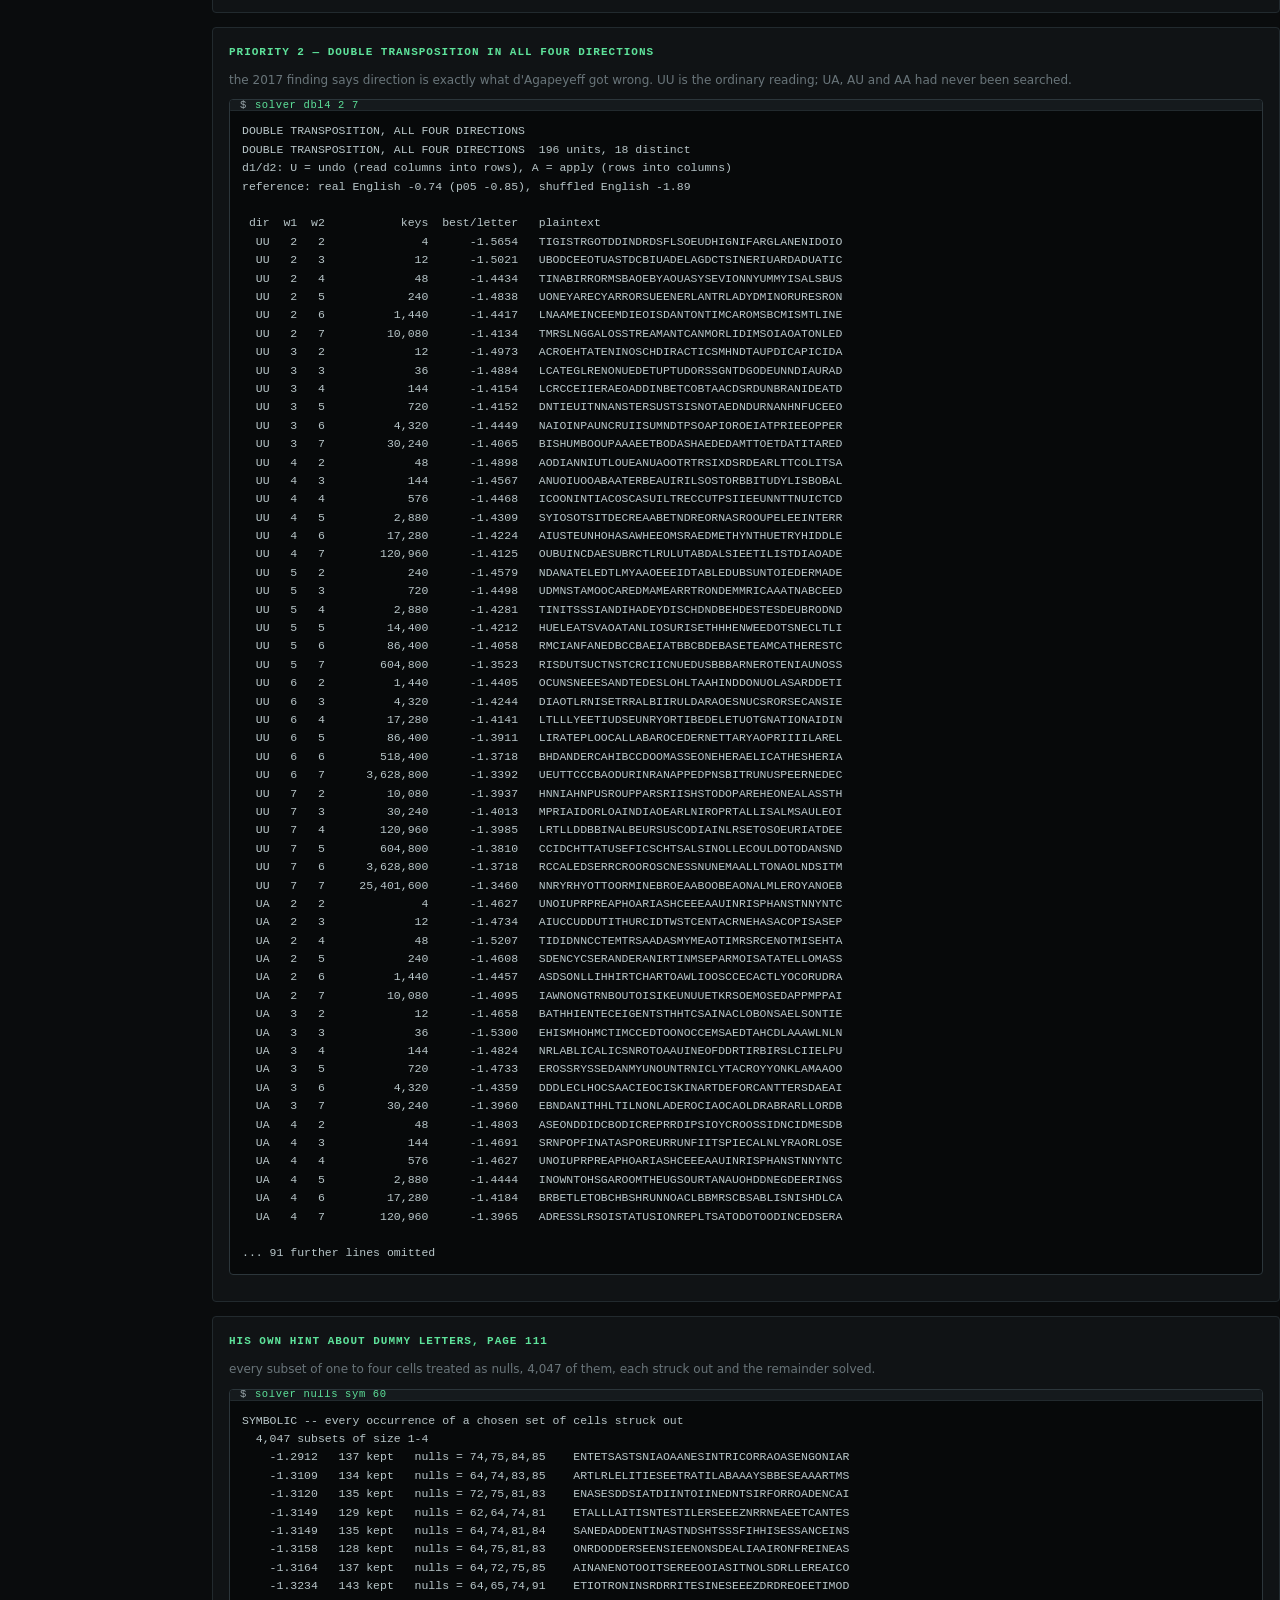
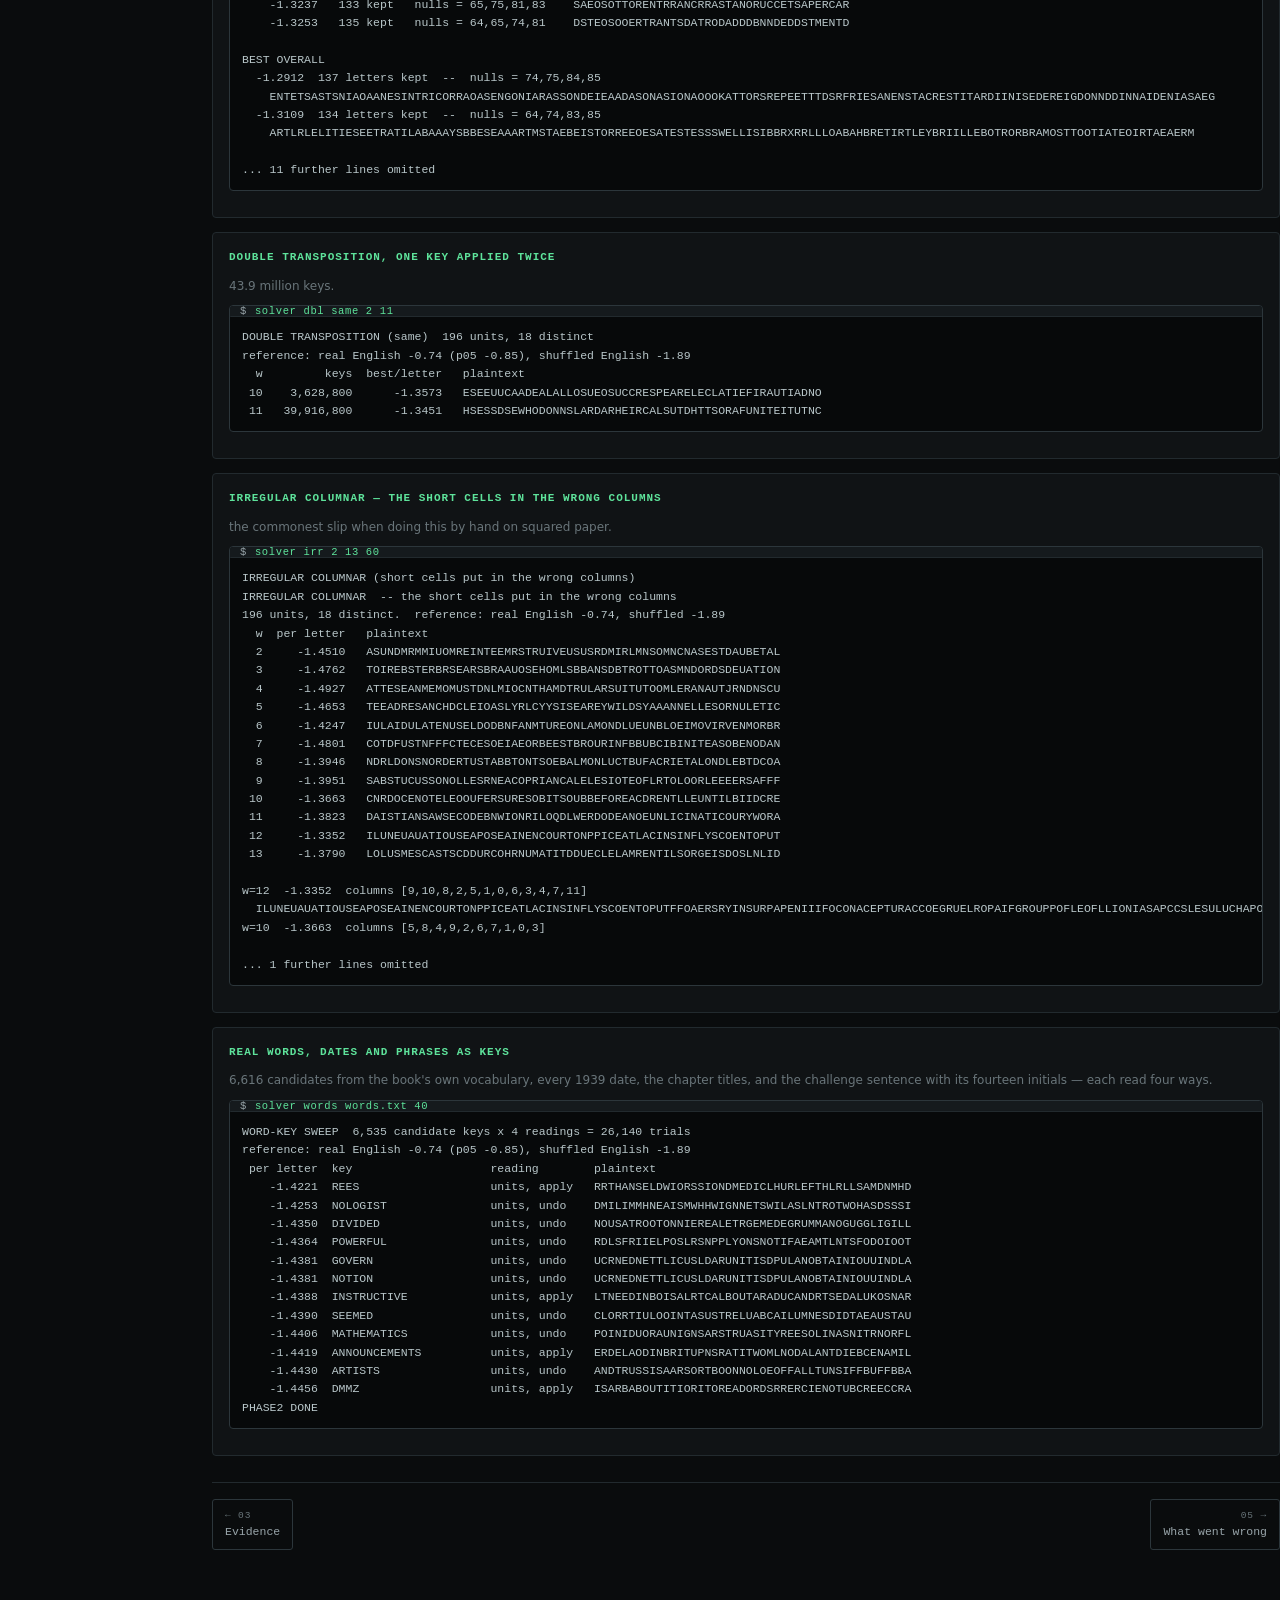
<file: docs/04-attacks.html>
<!doctype html>
<html lang="en"><head>
<meta charset="utf-8"><meta name="viewport" content="width=device-width, initial-scale=1">
<title>What has been tried &middot; D'Agapeyeff</title>
<link rel="icon" href="./favicon.ico">
<link rel="stylesheet" href="assets/style.css">
</head>
<body data-page="04-attacks.html">
<div class="mbar">
  <button class="navtoggle" id="navtoggle" type="button" aria-expanded="false">&#9776; menu</button>
  <span class="cur">[04] What has been tried</span>
</div>
<div class="scrim" id="scrim"></div>
<div class="shell">
<aside class="side" id="side" aria-label="Contents">
  <button class="navtoggle navclose" id="navclose" type="button">&times; close</button>
  <div class="brand"><a href="index.html">
    <div class="t">D&#39;AGAPEYEFF</div><div class="s">cipher &middot; 1939 &middot; open case</div></a></div>
  <ol class="navlist">
<li><a href="index.html"><span class="n">00</span><span>The investigation</span></a>
</li>
<li><a href="01-cryptogram.html"><span class="n">01</span><span>The cryptogram</span></a>
</li>
<li><a href="02-measurements.html"><span class="n">02</span><span>Measurements</span></a>
</li>
<li><a href="03-evidence.html"><span class="n">03</span><span>Evidence</span></a>
</li>
<li><a href="04-attacks.html"><span class="n">04</span><span>What has been tried</span></a>
<ul class="navsub">
<li><a href="#how">method</a></li>
<li><a href="#control">the control</a></li>
<li><a href="#results">results</a></li>
<li><a href="#raw">raw output</a></li>
</ul>
</li>
<li><a href="05-what-went-wrong.html"><span class="n">05</span><span>What went wrong</span></a>
</li>
<li><a href="06-verdict.html"><span class="n">06</span><span>What cipher is it</span></a>
</li>
<li><a href="07-record.html"><span class="n">07</span><span>The published record</span></a>
</li>
<li><a href="08-next.html"><span class="n">08</span><span>What to do next</span></a>
</li>
<li><a href="09-assessment.html"><span class="n">09</span><span>How it could be cracked</span></a>
</li>
<li><a href="10-book.html"><span class="n">10</span><span>The book&#x27;s toolkit</span></a>
</li>
<li><a href="11-workbench.html"><span class="n">11</span><span>Workbench</span></a>
</li>
</ol>
  <div class="sidefoot" id="sidestat"></div>
  <div class="sidelegal"><a href="https://bugfishtm.github.io/privacy.html">Privacy</a><a href="https://bugfishtm.github.io/impressum.html">Impressum</a></div>
</aside>
<main class="main">
<div class="phead"><div class="wrap">
  <div class="crumb"><span class="sec">[04]</span> &middot; D&#39;AGAPEYEFF INVESTIGATION</div>
  <h1>What has been tried</h1>
  <p class="lede">Every attack run against this cipher, the control that proves each one works, and the raw output.</p>
</div></div>
<div class="wrap">
<div class="panel" id="how">
      <h3>How the search works</h3>
      <p>Substitution and transposition cannot be
      attacked separately &mdash; a wrong column order makes every substitution look like noise and a wrong
      substitution makes every column order look like noise. Simulated annealing over both at once fails at this
      message length; it was tried and it does not converge.</p>
      <p>What works is exploiting the one thing a
      transposition cannot hide. Symbol frequencies survive it untouched, so ranking the 18 units against
      English letter frequencies gives a substitution that is roughly right. With that in hand the column
      order can be solved <em>exactly</em> &mdash; Held-Karp dynamic programming over subsets, scoring each
      candidate pairing of adjacent columns by the bigram statistics of the letters that would sit side by
      side. The recovered order gives a text; the text refines the substitution; the refined substitution
      gives a better order. Two or three rounds and it converges.</p>
      <p>Scores are mean log&#8321;&#8320;
      probability per letter under an interpolated four-gram model built from 147,626 letters of 1939 British
      prose &mdash; the book's own text, which is the right register. Real English scores
      <span class="num">&minus;0.74</span>; the same text shuffled scores <span class="num">&minus;1.89</span>;
      uniform random letters score <span class="num">&minus;2.36</span>.</p>
      <p>The transposition convention itself was checked
      against the author. Feeding the code d'Agapeyeff's own worked example from page 118 &mdash; keyword
      MANCHESTR over ENEMY ATTACKS AT DAWN &mdash; reproduces his key numbering
      <span class="num">5 1 6 2 4 3 8 9 7</span> and his ciphertext
      <span class="num">NKMAADYTECESANTATW</span> exactly. His "Chinese manner" route on page 126 reproduces
      too, letter for letter. Whatever else is wrong, the machinery does transposition the way he did.</p>
    </div>

    <div class="panel" style="margin-top:16px" id="control">
      <h3>The control &mdash; proof the attack works, and where it stops working</h3>
      <p>196 letters of English, a MANCHESTER
      square, a random columnar key. The solver is given the digits and nothing else, and has to recover both
      the key and the alphabet.</p>
      <div class="scroll"><table style="width:100%">
        <tr><th >Width</th><th>Seeds</th><th>Score</th><th>Letters correct</th><th >Result</th></tr>
        <tr><td class="mono">2 &ndash; 12</td><td class="mono">250</td><td class="mono">&minus;0.7914</td><td class="mono">196 / 196</td><td ><span class="pill ok">solved at every width</span></td></tr>
        <tr><td class="mono">13</td><td class="mono">250</td><td class="mono">&minus;1.2753</td><td class="mono">93 / 196</td><td ><span class="pill open">not enough seeds</span></td></tr>
        <tr><td class="mono">14</td><td class="mono">250</td><td class="mono">&minus;1.4528</td><td class="mono">10 / 196</td><td ><span class="pill open">not enough seeds</span></td></tr>
        <tr><td class="mono">15</td><td class="mono">250</td><td class="mono">&minus;1.3834</td><td class="mono">28 / 196</td><td ><span class="pill open">not enough seeds</span></td></tr>
        <tr><td class="mono">13</td><td class="mono">24,000</td><td class="mono">&minus;0.7914</td><td class="mono">196 / 196</td><td ><span class="pill ok">solved</span></td></tr>
        <tr><td class="mono">14</td><td class="mono">24,000</td><td class="mono">&minus;0.7914</td><td class="mono">196 / 196</td><td ><span class="pill ok">solved</span></td></tr>
        <tr><td class="mono">15</td><td class="mono">3,200</td><td class="mono">&minus;0.7914</td><td class="mono">196 / 196</td><td ><span class="pill ok">solved</span></td></tr>
      </table></div>
      <p class="hint" style="margin-top:12px">That middle block matters, and it is exactly the sort of thing a
      search is happy to hide from you. Widths with many possible long-column patterns get many effective
      restarts; width 14 divides 392 exactly, so it has <em>one</em> pattern and got 250 attempts where width
      11 got 82,500. The fix is simply more seeds. Widths 13 to 15 were rerun against the real cipher at the
      deeper settings too, and returned <span class="num">&minus;1.32</span>,
      <span class="num">&minus;1.34</span> and <span class="num">&minus;1.32</span> &mdash; nothing.</p>
      <p class="hint" style="margin-top:10px">In a blind sweep across widths 2&ndash;14 the true width scored
      &minus;0.79 and every wrong width scored between &minus;1.42 and &minus;1.55. The gap is not subtle. If
      the D'Agapeyeff cipher were a columnar transposition of a substitution over English, it would look like
      the top row of that table.</p>
    </div>

    <div class="panel" style="margin-top:16px" id="results">
      <h3>What came back from the real cipher</h3>
      <div class="scroll"><table style="width:100%">
        <tr><th >Attack</th><th >Search space covered</th><th>Best score</th><th >Verdict</th></tr>
        <tr>
          <td >Substitution only</td>
          <td >all mappings of 18 units to 26 letters</td>
          <td class="mono">&minus;1.49</td>
          <td ><span class="pill ko">no</span></td>
        </tr>
        <tr>
          <td >Keyed columnar, whole units</td>
          <td >widths 2&ndash;15, every long-column pattern, column order solved exactly, 250 seeds each and 24,000 at the widths that needed it</td>
          <td class="mono">&minus;1.32</td>
          <td ><span class="pill ko">no</span></td>
        </tr>
        <tr>
          <td >Keyed columnar, single digits</td>
          <td >widths 3&ndash;13 &mdash; all 641,000 keys that leave the alternation intact; even widths are impossible outright</td>
          <td class="mono">&minus;1.42</td>
          <td ><span class="pill ko">no</span></td>
        </tr>
        <tr>
          <td >Unkeyed geometry</td>
          <td >614 routes &mdash; plain columnar to width 40, boustrophedon columns, the book's own "Chinese manner" from page 126, right-to-left, rail fence 2&ndash;30, four spirals and both diagonals on every exact rectangle, each also reversed</td>
          <td class="mono">&minus;1.42</td>
          <td ><span class="pill ko">no</span></td>
        </tr>
        <tr>
          <td >Repaired text</td>
          <td >digit 195 set to 6, 7, 8 and 9 in turn, and the whole stream reversed, each through the full width sweep</td>
          <td class="mono">&minus;1.33</td>
          <td ><span class="pill ko">no</span></td>
        </tr>
        <tr>
          <td >Double transposition, one key twice</td>
          <td >every column order at widths 2&ndash;11, applied twice &mdash; 43.9 million keys</td>
          <td class="mono">&minus;1.35</td>
          <td ><span class="pill ko">no</span></td>
        </tr>
        <tr>
          <td ><b>Double transposition, all four directions</b></td>
          <td >priority 2 &mdash; every pair of column orders with both widths from 2 to 7, in all
          four combinations of apply and undo. UU is the ordinary reading; UA, AU and AA had never been
          searched, and the 2017 finding says direction is exactly what he got wrong.
          <b>139,806,976 key pairs</b> across 144 width-and-direction combinations</td>
          <td class="mono">&minus;1.34</td>
          <td ><span class="pill ko">no</span></td>
        </tr>
        <tr>
          <td ><b>Crib dragging</b></td>
          <td >a structural test rather than a statistical one &mdash; a crib's letter-repetition
          pattern must be reproduced exactly by the units it lands on, which is checkable without knowing the
          substitution and cannot be overfitted. Every crib of nine letters or more against widths 2&ndash;12,
          every consistent column order enumerated. <b>Proved on a control first:</b> handed one crib that
          genuinely occurs, it returns the true plaintext ranked first at &minus;0.7914, runner-up &minus;1.31.
          On the real cipher: <b>1,495,884 placements</b>, 143,948 pattern-consistent, best &minus;1.41 &mdash;
          and the top fifteen span a band just <b>0.021</b> wide, against the control's <b>0.52</b> gap between
          the answer and the runner-up. When the answer is present it separates; here nothing does</td>
          <td class="mono" id="r-crib">&minus;1.41</td>
          <td ><span class="pill ko">no</span></td>
        </tr>
        <tr>
          <td >Wide keys that divide 392</td>
          <td >priority 8 &mdash; widths 28, 49 and 56, where the rectangle is complete and only one
          long-column pattern exists, solved by beam search</td>
          <td class="mono">&minus;1.19*</td>
          <td ><span class="pill ko">no</span></td>
        </tr>
        <tr>
          <td >Irregular columnar</td>
          <td >the same widths again with the short cells allowed in the <em>wrong</em> columns &mdash; the commonest hand slip</td>
          <td class="mono" id="r-irr">&minus;1.34</td>
          <td ><span class="pill ko">no</span></td>
        </tr>
        <tr>
          <td ><b>Scoring only the opening</b></td>
          <td >priority 1 &mdash; the four-gram score taken over the first 24, 32, 40, 50, 64, 80, 100, 130 and 196 letters, at every width 2&ndash;15. A genuine partial solution would hold near the English reference and then fall off a cliff</td>
          <td class="mono">see notes</td>
          <td ><span class="pill ko">no</span></td>
        </tr>
        <tr>
          <td >The midpoint split</td>
          <td >priority 3 &mdash; the anomalous unit sits at unit 98 of 196, so each half swept alone, halves swapped, each half reversed, and the anomaly deleted</td>
          <td class="mono">&minus;1.15*</td>
          <td ><span class="pill ko">no</span></td>
        </tr>
        <tr>
          <td >Other unit counts</td>
          <td >priority 4 &mdash; 193 to 197 units, in case the tail is not three nulls or a group was lost from the end</td>
          <td class="mono">&minus;1.35</td>
          <td ><span class="pill ko">no</span></td>
        </tr>
        <tr>
          <td >Nulls at fixed intervals</td>
          <td >p.111's own suggestion &mdash; every 2nd to 9th unit struck out at every offset, and the complement; then every subset of 1&ndash;4 cells treated as null cells (4,047 subsets); then both together</td>
          <td class="mono">&minus;1.24*</td>
          <td ><span class="pill ko">no</span></td>
        </tr>
        <tr>
          <td >The transposition run backwards</td>
          <td >widths 2&ndash;30 read the other way &mdash; ciphertext across the rows, columns off in key order. The natural-order column of that sweep needs no key search at all, so it is a clean detector, and it is flat everywhere</td>
          <td class="mono">&minus;1.32</td>
          <td ><span class="pill ko">no</span></td>
        </tr>
        <tr>
          <td >Real words and phrases as keys</td>
          <td >6,616 candidates &mdash; every word in the book's vocabulary, every date in 1939, the chapter titles, the author's name, and the challenge sentence itself with its fourteen initials &mdash; each read four ways</td>
          <td class="mono" id="r-wrd">&minus;1.42</td>
          <td ><span class="pill ko">no</span></td>
        </tr>
      </table></div>
      <p class="hint" style="margin-top:12px">The head-scored sweep deserves its own note, because it is
      the one that mattered most and its failure is instructive. At N=24 the best fits reach
      <span class="num">&minus;0.61</span> &mdash; <em>better</em> than real English's
      <span class="num">&minus;0.74</span> over the same span. That is not a solution, it is proof that 24
      letters and 18 free symbols can be forced to look like anything. What a real partial solve looks like is
      a score that <em>holds</em> near the reference as N grows and then drops off a cliff at the point where
      the hand slipped. Instead every width decays smoothly from N=24 onward, identically. There is no cliff
      because there is no plateau.</p>
      <p class="hint" style="margin-top:10px">*The wide-key, midpoint and null rows score higher only
      because they leave the solver more freedom, not because they read. At width 49 each column holds four
      units, so ordering 49 near-arbitrary fragments will fit almost anything; the midpoint and null rows
      leave shorter texts standing &mdash; 97 units, or 78 &mdash; and short texts overfit. None of them read. The
      null row's &minus;1.24 comes from a reduction that leaves
      only 78 letters standing; short texts overfit, and it reads as nothing. Otherwise nothing rises above
      &minus;1.32. The control's <em>wrong</em>
      widths sat at &minus;1.42 to &minus;1.55, so every number in that column is what this machinery returns
      when there is nothing there. About <b>222 million</b> distinct keys have now been tried, plus roughly 1.8 million
      runs of the exact column-ordering solver, each of which searches every column order at its width.</p>
    </div>
  </div>
<h3 class="grouphd" id="raw" style="margin:26px 0 10px;font-family:var(--mono);font-size:11px;letter-spacing:.09em;text-transform:uppercase;color:var(--mut)">Raw output &mdash; every run, unedited</h3>
<div class="panel"><p class="hint">These are the actual console transcripts. Scores are mean log&#8321;&#8320; probability per letter under the four-gram model: real English <b>&minus;0.74</b>, the same text shuffled <b>&minus;1.89</b>, uniform random <b>&minus;2.36</b>. Anything in the &minus;1.3 to &minus;1.5 band is what this machinery returns from noise.</p></div>
<div class="panel"><h3>CONTROL: the attack solving a cipher it is allowed to know exists</h3><p class="hint">the same pipeline, on English put through a keyword square and a real columnar key. 196/196 letters at every width up to 12, and past that only because 250 seeds is not enough &mdash; at 24,000 it solves 13 and 14 too.</p><div class="term"><div class="bar"><b>$</b> <span class="cmd">solver dpcontrol 2 15 250</span></div><pre>DP CONTROL  -- English through a keyword square, then a columnar transposition
 true w  tried w  per letter   correct   plaintext
      2        2     -0.7914   196/196   ORTANDLONGSOUNDSTHEDRUMBEINGAFRICANDRUMHOLLOWVIBRATE
      3        3     -0.7914   196/196   ORTANDLONGSOUNDSTHEDRUMBEINGAFRICANDRUMHOLLOWVIBRATE
      4        4     -0.7914   196/196   ORTANDLONGSOUNDSTHEDRUMBEINGAFRICANDRUMHOLLOWVIBRATE
      5        5     -0.7914   196/196   ORTANDLONGSOUNDSTHEDRUMBEINGAFRICANDRUMHOLLOWVIBRATE
      6        6     -0.7914   196/196   ORTANDLONGSOUNDSTHEDRUMBEINGAFRICANDRUMHOLLOWVIBRATE
      7        7     -0.7914   196/196   ORTANDLONGSOUNDSTHEDRUMBEINGAFRICANDRUMHOLLOWVIBRATE
      8        8     -0.7914   196/196   ORTANDLONGSOUNDSTHEDRUMBEINGAFRICANDRUMHOLLOWVIBRATE
      9        9     -0.7914   196/196   ORTANDLONGSOUNDSTHEDRUMBEINGAFRICANDRUMHOLLOWVIBRATE
     10       10     -0.7914   196/196   ORTANDLONGSOUNDSTHEDRUMBEINGAFRICANDRUMHOLLOWVIBRATE
     11       11     -0.7914   196/196   ORTANDLONGSOUNDSTHEDRUMBEINGAFRICANDRUMHOLLOWVIBRATE
     12       12     -0.7914   196/196   ORTANDLONGSOUNDSTHEDRUMBEINGAFRICANDRUMHOLLOWVIBRATE
     13       13     -1.2753    93/196   OPTENGLONDSOUNGSTHIGPURMIANDEFPACENGPURHOLLOVWAMPETI
     14       14     -1.4528    10/196   ODLIYLUSINBTILGDRUNBLSETHADAEONDLYINGPUROMCHSONSEVVI
     15       15     -1.3834    28/196   ONMODSUGMONRTINSIFNGADERLYTHEMROWUUORHMDLACINKYOHITE</pre></div></div>
<div class="panel"><h3>CONTROL: crib dragging, proved on a known cipher</h3><p class="hint">a crib asks a structural question, not a statistical one. THREE has a letter-repetition pattern the ciphertext must reproduce exactly, and that is checkable without knowing the substitution at all. Handed one crib that genuinely occurs, the attack returns the true plaintext ranked first, with the runner-up half a point behind.</p><div class="term"><div class="bar"><b>$</b> <span class="cmd">solver crib 11 11 12 control</span></div><pre>CRIB CONTROL - a known cipher, width 11.
  plaintext begins: ORTANDLONGSOUNDSTHEDRUMBEINGAFRICANDRUMHOLLOWVIBRATESWITHABO
  control cribs (all verified present): BEINGAFRICAN
  true position of BEINGAFRICAN in the plaintext: 23
1 cribs of 12+ letters, widths 11-11
A hit is a placement whose letter-repetition pattern the ciphertext reproduces exactly.
reference: real English -0.74 (p05 -0.85), shuffled English -1.89

placements tested : 10,175
pattern-consistent: 1,847   (18.1523% survive)

   score crib             w  pos   plaintext
 -0.7914 BEINGAFRICAN    11   23   ORTANDLONGSOUNDSTHEDRUMBEINGAFRICANDRUMHOLLOWV  &lt;== EXACT
 -1.3073 BEINGAFRICAN    11   23   OFTANDLNOGSOUNDSTHDEFUMBEINGAFRICANDFUMHLOLOWV
 -1.3264 BEINGAFRICAN    11   23   ORTANOLDNFSOUNDSEHTDRUMBEINGAFRICANDRUOHMLLOWV
 -1.4118 BEINGAFRICAN    11   23   OGTANNPODRSOUNDSDHETGULBEINGAFRICANDGUPHOLPOWV
 -1.4467 BEINGAFRICAN    11   23   ORSANCYONGNOWWCSTHUCRUMBEINGAFRICANORWMHOYYILV
 -1.4748 BEINGAFRICAN    11   24   CCFTANDWNSGECONDSTHDOFUPBEINGAFRICANDFOPHWCWEM

CONTROL RESULT: 196/196 letters correct  SOLVED</pre></div></div>
<div class="panel"><h3>Crib dragging on the real cipher</h3><p class="hint">every crib of nine letters or more against widths 2 to 12, all consistent column orders enumerated, the substitution completed by restarts with the crib's own letters held fixed.</p><div class="term"><div class="bar"><b>$</b> <span class="cmd">solver crib 2 12 9</span></div><pre>CRIB DRAGGING  196 units, 18 distinct
9 cribs of 9+ letters, widths 2-12
A hit is a placement whose letter-repetition pattern the ciphertext reproduces exactly.
reference: real English -0.74 (p05 -0.85), shuffled English -1.89

placements tested : 1,495,884
pattern-consistent: 143,948   (9.6229% survive)

   score crib             w  pos   plaintext
 -1.4062 THEREADER       12   85   OFNERDSITWAARBISTAHRISFOSTOATEFBHARDBSTHECORRB
 -1.4069 THEREADER       12  161   ALOSSAMAGNINGNENDONMODESAUSTTOGGMATDGRALNUGNIU
 -1.4080 THISISTHE       12   27   DDEAICHBSTOSDOTIENLJNRTDNDCTHISISTHELCRECLITSA
 -1.4106 THEREFORE       12  109   LDHIRAMCAMNDSIDSCHADEAINHIMRHORETNMDIENDACCDIN
 -1.4118 THEREFORE       12  128   ITROLOMILDITMAITREASIERLTTNOMROCANMASAHONTLOAO
 -1.4198 THEREFORE       11  154   RUSEANPTRPDALLEOFPEONAONNFYOMLIILEAROEENANFAMT
 -1.4201 THISISTHE       12   42   DETPPRITHTOOETCOISDPIESOHANDPAPPCHECABORDOTHIS
 -1.4213 THEREADER       12  169   UIEOILDRUENEONADUORTDULTULHDEANDIURCITDASOOKSL
 -1.4219 THISISTHE       12    5   NTGRATHISISTHEAECTASDSGIGNIGADDNOCURSACTCEAHTC
 -1.4222 THEREADER       12    5   TYRSLTHEREADERAAIUAISRLUTASNTSOELIENTILHREMINA
 -1.4227 THISISTHE       12   27   DCTIFSHOSFOEURREECLERCINOLOTHISISTHEERLNRROHSS
 -1.4235 THISISTHE       12   15   TNNEAOENUSAHOMSTHISISTHEADSTITURNUOMETHMNGSHCC
 -1.4253 THEREADER       12    1   MTHEREADERRDSNDTOISAHEENHARDTLOACONDARNIHADITT
 -1.4269 SUBSTITUTION    11  104   IRRRIESELAMOIOWNMEDSADVOTSIMAGDGTAADDSUSOROGLU
 -1.4272 THISISTHE       12   25   UPTHAESITISMAOASCPEACAPORTHISISTHEPHYSUERMECAE
CRIBDONE2</pre></div></div>
<div class="panel"><h3>The main attack on the real cipher</h3><p class="hint">keyed columnar over whole units, every long-column pattern, column order solved exactly.</p><div class="term"><div class="bar"><b>$</b> <span class="cmd">solver dpattack 2 15 250</span></div><pre>DP ATTACK on 196 units, 18 distinct: 04 62 63 64 65 71 72 74 75 81 82 83 84 85 91 92 93 94
reference: real English -0.74 (p05 -0.85), shuffled English -1.89, random -2.36
  w  per letter   plaintext
  2     -1.4697   DTIAURUESUMAEUSONIOOEUNDAEBSAOADEDURESULDIUMPITIODNDTRYANOLT
  3     -1.4906   OOSMITEMIATEEIRAATERREOALBOIHADTRTANUMETMMORAOUNDENONIARMLOU
  4     -1.4614   NDDUSUNAIONODAROOTSHSMICOULDREDHAEUTRDCROIIDUENTDRUSHSEQRMAS
  5     -1.4319   DNEIDASHIPNOBBRTADICHBOOCAACRIHCDDROAGNIISCIDODSOTHYASDEBORD
  6     -1.4187   XNUTEDTOOEFNELSLITDINFAUDDPOISFORLANCDCAINIALDINFELECGUARGLC
  7     -1.4391   SDBERCODCCLOCDITSOTETTENTTHANHNDRESHCHLRHIDHIIILOLSEATHTBALB
  8     -1.3750   NFLUDASABLLRULTSSEURROUSVOTITEANBONUIBOTICSATRTUTDICELOWNAUS
  9     -1.3800   LAMIESPONEIOVEMRPMTORINTSIMERPINORORAHARORSSORIOHIERHMAHERST
 10     -1.3844   SRNEBENEURONTMEEDBBINUREDLMBLARISECECONTEEBUTACMALICTUAMESCT
 11     -1.3722   IOGSNROASGRANTGLTABITRSAONNEESANCESOFGITDLMTICONNELINDSINUNT
 12     -1.3503   DEESANOLEASIOLADRDINSTORONSSUTLIAMEOTRSENDDLFOFPIANSITSTULRU
 13     -1.3628   UOCNTTETHTODDBBINNSUPSCHCHAREBOBEHODRANEIGREATUSTSDOUTDODIAB
 14     -1.3652   LRONLATEMDADAMDIOOUNTRONEMRTSCESOTEDASEMROSCCESSSSUIDISALUEC
 15     -1.3699   GSSTODOUGGASSINGESGOINNUNGANTTDUBACDSSISMTUSTENBURBALIEUROGB

w=12  -1.3503  columns [3,1,6,7,11,4,0,8,9,5,2,10]  long blocks [1,3,6,7]
  DEESANOLEASIOLADRDINSTORONSSUTLIAMEOTRSENDDLFOFPIANSITSTULRULMMULDISEAOMPADORDSARTOLDANTOMTYRROLEEFFALAFDMYUMETOTUTILLMULLDHOISTRDFROIFFERENTAFLETIRDIDNIMADROVIAANSUMMNARITIATRIMAOFLIEPUEDFGOLANDA
w=13  -1.3628  columns [6,2,9,1,4,0,3,11,5,8,12,7,10]  long blocks [6]
  UOCNTTETHTODDBBINNSUPSCHCHAREBOBEHODRANEIGREATUSTSDOUTDODIABEWBSOUNSEESTBEDOFAUDCURITHHOTSBYOREACCHESESONTRECESOCCCACETINACBBUNTISITONCIPATENAHIGABANARBBAISRUNSAANTERENDUDICURUBCSSISADETBCBEOBPHOR
w=14  -1.3652  columns [12,7,8,0,13,2,11,4,10,6,5,3,1,9]  long blocks []
  LRONLATEMDADAMDIOOUNTRONEMRTSCESOTEDASEMROSCCESSSSUIDISALUECTUTNUASDURLDCONCARCTLITITERCINOTTDONISSUCAARLIESTEDUEMLINMOMREONIOUANARTMICIINISNEACENOUIDIARASMMRINTEMDLORCIONEONNALDISSITHFUGBGERWAGOB</pre></div></div>
<div class="panel"><h3>Priority 1 &mdash; scoring only the opening</h3><p class="hint">if the encipherer slipped part-way, the right key still reads the first letters. It does not. Every width decays smoothly from N=24 onward, and at small N the fits beat real English, which is the signature of overfitting rather than of a partial solution.</p><div class="term"><div class="bar"><b>$</b> <span class="cmd">solver head 2 15 250</span></div><pre>HEAD-SCORED SWEEP
HEAD-SCORED SWEEP  196 units, 18 distinct
Only the first N letters are scored. A genuine partial solution shows as a high
score at small N that decays as N grows past the point where the hand slipped.

Reference, real English scored over its own first N letters:
  N= 24:  -0.738  N= 32:  -0.741  N= 40:  -0.752  N= 50:  -0.735  N= 64:  -0.741  N= 80:  -0.743  N=100:  -0.737  N=130:  -0.741  N=196:  -0.745

  w      N=24      N=32      N=40      N=50      N=64      N=80     N=100     N=130     N=196   best opening at N=40
  2    -0.782    -0.971    -1.032    -1.074    -1.201    -1.265    -1.326    -1.390    -1.505   CASEDONOOWSVONIWERIIONARNSWHISASANDOWNTO
  3    -0.859    -0.917    -1.015    -1.113    -1.195    -1.213    -1.334    -1.411    -1.502   CIVISETOTSHOEORTHEHORROHIBINTHAGREECHPOS
  4    -0.788    -0.917    -1.058    -1.104    -1.140    -1.254    -1.285    -1.372    -1.453   ASABBRSTBEENDERATHMENLITWASEAHODSMORLDAD
  5    -0.688    -0.895    -0.965    -1.017    -1.122    -1.204    -1.257    -1.273    -1.414   AEOFASEUMCONINTHESARMINIRSTSREMARATIOSBE
  6    -0.657    -0.827    -0.946    -0.970    -1.106    -1.186    -1.262    -1.350    -1.419   CUPICTICAERALENTIRSETUALLIMPRESYONSALLYT
  7    -0.788    -0.917    -1.011    -1.089    -1.192    -1.246    -1.283    -1.340    -1.430   KSONTWHONOTOFTHEWEENDLEARWEELSWHATLASADO
  8    -0.681    -0.807    -0.896    -0.970    -1.064    -1.184    -1.225    -1.294    -1.401   RAUTHTHEENTINFREINTRAMISSYOUMSORIGINEITU
  9    -0.674    -0.806    -0.901    -0.954    -1.026    -1.132    -1.200    -1.304    -1.421   AWASHADASIOAREGREATHOFTHEINGHORINTRATTER
 10    -0.655    -0.737    -0.851    -0.921    -1.027    -1.130    -1.182    -1.281    -1.378   SYAPOSITYTORYOLETTERSEVEADATLAZERSTHEDEC
 11    -0.657    -0.726    -0.843    -0.912    -1.021    -1.113    -1.187    -1.241    -1.388   EWWOFTHOUNDSWHENTASTHEBLISHASINONTHATEST
 12    -0.605    -0.739    -0.836    -0.911    -0.975    -1.103    -1.149    -1.252    -1.360   NNDPAPERANTARTISHANTSPIONTHEUROPERSWROTH
 13    -0.711    -0.774    -0.873    -0.981    -1.062    -1.101    -1.183    -1.232    -1.404   EARTRATIONTOUSFOURUPONDIFWEREANDFICENCET
 14    -0.763    -0.842    -0.902    -0.985    -1.130    -1.216    -1.258    -1.347    -1.384   PATHENTHEPERSOFARANSHORTSOLOONDONTHEADSD
 15    -0.615    -0.787    -0.800    -0.929    -0.982    -1.083    -1.180    -1.280    -1.366   DICTICENTINGITATICALENTEDISESEWHOGAINDIN

STRONGEST OPENINGS (by score at N=40)
  w=15  -0.800   DICTICENTINGITATICALENTEDISESEWHOGAINDINTHALIAHQGEDHALQECCDXDLWIHSNDCQ
  w=12  -0.836   NNDPAPERANTARTISHANTSPIONTHEUROPERSWROTHERNDIANTPILAIEOHSDRSRSUWSWNTOU
  w=11  -0.843   EWWOFTHOUNDSWHENTASTHEBLISHASINONTHATESTHEOEVTILUDIDMOHAVIEVEAWEXOSLVL
  w=10  -0.851   SYAPOSITYTORYOLETTERSEVEADATLAZERSTHEDECTZZSORYLESVERIYVZHORHVHLEIIHOS
  w=13  -0.873   EARTRATIONTOUSFOURUPONDIFWEREANDFICENCETOATCASEWSDIMDOEVOINETSWNATDCAE</pre></div></div>
<div class="panel"><h3>Priority 3, 4 and 8 &mdash; the midpoint split, other tail lengths, wide keys</h3><p class="hint">the one anomalous unit sits at the exact midpoint, so the halves were swept separately, swapped, reversed; then unit counts other than 196; then the widths that divide 392 evenly.</p><div class="term"><div class="bar"><b>$</b> <span class="cmd">solver halves 2 13 120</span></div><pre>MIDPOINT SPLIT AND TAIL LENGTH
reference: real English -0.74 (p05 -0.85), shuffled English -1.89

A. the message cut at the midpoint, each half swept on its own
  first half, units 1-97             w=10   -1.1537   SOSEAIERTHSTRANDOESNKONESTHESLATTEDLAPOICTID
  second half, units 99-196          w=10   -1.2065   TRGGGMERGAMENDSUPPROPIMATIVEEROMSCOWDEPPMOPA
  first half incl. the 04            w=10   -1.1610   ONMOLERATANATMESPLAJOADSEENTPSNORTUEDNMINLAN

B. halves recombined
  halves swapped                     w=12   -1.3554   ROTESRSOIRSGOTMOROMADEIDESINMMSBETINTARCOMMI
  second half reversed               w=13   -1.3553   ENSTANOCCLEOUOMZTRATSASUSANDSANINNAMEARAOMIN
  first half reversed                w=12   -1.3520   NSLALLGHTEEDONETISREACMCESSCAEREDHEORLSONMRD
  the 04 removed entirely (195)      w=11   -1.3584   OFOMOLLOMNDSTEMERIISTIUSTBEARRASTRIISUSEGULI

C. the tail is not what we assumed - other unit counts
  196 units (drop 0 digits)          w= 8   -1.3549   IONANALSSINDEDURSNADMRSALMROMOVIRELATRUMAUSI
  195 units (drop 2 digits)          w=12   -1.3519   TDVOTETASHEFNUEMADOFMONDDDDONNTATESSHIMMOSTH
  194 units (drop 4 digits)          w=12   -1.3690   FFMIRDENTDALMISTOTRINAFRIONOFCAIMENARARNSTOE
  193 units (drop 6 digits)          w=13   -1.3622   TTBRCBCHBRINSONBONLEOLASTNNANSDAHNDCCBHESHTO
  192 units (drop 8 digits)          w=13   -1.3174   LOBDOINSASRUDCLLONENDUNBELLEIEIDECAROSEISLAA
  197 units (all 395 digits)         w=12   -1.3453   LRECONPLUSONROMEEROMEDALDDUSANENINSARESRSNDB

D. wide keys where 392 divides evenly
  w=28   -1.3096   RDRULTUOILOADHESHIDABDDBCUABOITEATSHOATISTOT
  w=49   -1.1901   INDSONSSTHENSESWEROWARSTHOSEDSTHEWWMMOTSTOMA
  w=56  no arrangement</pre></div></div>
<div class="panel"><h3>Priority 2 &mdash; double transposition in all four directions</h3><p class="hint">the 2017 finding says direction is exactly what d'Agapeyeff got wrong. UU is the ordinary reading; UA, AU and AA had never been searched.</p><div class="term"><div class="bar"><b>$</b> <span class="cmd">solver dbl4 2 7</span></div><pre>DOUBLE TRANSPOSITION, ALL FOUR DIRECTIONS
DOUBLE TRANSPOSITION, ALL FOUR DIRECTIONS  196 units, 18 distinct
d1/d2: U = undo (read columns into rows), A = apply (rows into columns)
reference: real English -0.74 (p05 -0.85), shuffled English -1.89

 dir  w1  w2           keys  best/letter   plaintext
  UU   2   2              4      -1.5654   TIGISTRGOTDDINDRDSFLSOEUDHIGNIFARGLANENIDOIO
  UU   2   3             12      -1.5021   UBODCEEOTUASTDCBIUADELAGDCTSINERIUARDADUATIC
  UU   2   4             48      -1.4434   TINABIRRORMSBAOEBYAOUASYSEVIONNYUMMYISALSBUS
  UU   2   5            240      -1.4838   UONEYARECYARRORSUEENERLANTRLADYDMINORURESRON
  UU   2   6          1,440      -1.4417   LNAAMEINCEEMDIEOISDANTONTIMCAROMSBCMISMTLINE
  UU   2   7         10,080      -1.4134   TMRSLNGGALOSSTREAMANTCANMORLIDIMSOIAOATONLED
  UU   3   2             12      -1.4973   ACROEHTATENINOSCHDIRACTICSMHNDTAUPDICAPICIDA
  UU   3   3             36      -1.4884   LCATEGLRENONUEDETUPTUDORSSGNTDGODEUNNDIAURAD
  UU   3   4            144      -1.4154   LCRCCEIIERAEOADDINBETCOBTAACDSRDUNBRANIDEATD
  UU   3   5            720      -1.4152   DNTIEUITNNANSTERSUSTSISNOTAEDNDURNANHNFUCEEO
  UU   3   6          4,320      -1.4449   NAIOINPAUNCRUIISUMNDTPSOAPIOROEIATPRIEEOPPER
  UU   3   7         30,240      -1.4065   BISHUMBOOUPAAAEETBODASHAEDEDAMTTOETDATITARED
  UU   4   2             48      -1.4898   AODIANNIUTLOUEANUAOOTRTRSIXDSRDEARLTTCOLITSA
  UU   4   3            144      -1.4567   ANUOIUOOABAATERBEAUIRILSOSTORBBITUDYLISBOBAL
  UU   4   4            576      -1.4468   ICOONINTIACOSCASUILTRECCUTPSIIEEUNNTTNUICTCD
  UU   4   5          2,880      -1.4309   SYIOSOTSITDECREAABETNDREORNASROOUPELEEINTERR
  UU   4   6         17,280      -1.4224   AIUSTEUNHOHASAWHEEOMSRAEDMETHYNTHUETRYHIDDLE
  UU   4   7        120,960      -1.4125   OUBUINCDAESUBRCTLRULUTABDALSIEETILISTDIAOADE
  UU   5   2            240      -1.4579   NDANATELEDTLMYAAOEEEIDTABLEDUBSUNTOIEDERMADE
  UU   5   3            720      -1.4498   UDMNSTAMOOCAREDMAMEARRTRONDEMMRICAAATNABCEED
  UU   5   4          2,880      -1.4281   TINITSSSIANDIHADEYDISCHDNDBEHDESTESDEUBRODND
  UU   5   5         14,400      -1.4212   HUELEATSVAOATANLIOSURISETHHHENWEEDOTSNECLTLI
  UU   5   6         86,400      -1.4058   RMCIANFANEDBCCBAEIATBBCBDEBASETEAMCATHERESTC
  UU   5   7        604,800      -1.3523   RISDUTSUCTNSTCRCIICNUEDUSBBBARNEROTENIAUNOSS
  UU   6   2          1,440      -1.4405   OCUNSNEEESANDTEDESLOHLTAAHINDDONUOLASARDDETI
  UU   6   3          4,320      -1.4244   DIAOTLRNISETRRALBIIRULDARAOESNUCSRORSECANSIE
  UU   6   4         17,280      -1.4141   LTLLLYEETIUDSEUNRYORTIBEDELETUOTGNATIONAIDIN
  UU   6   5         86,400      -1.3911   LIRATEPLOOCALLABAROCEDERNETTARYAOPRIIIILAREL
  UU   6   6        518,400      -1.3718   BHDANDERCAHIBCCDOOMASSEONEHERAELICATHESHERIA
  UU   6   7      3,628,800      -1.3392   UEUTTCCCBAODURINRANAPPEDPNSBITRUNUSPEERNEDEC
  UU   7   2         10,080      -1.3937   HNNIAHNPUSROUPPARSRIISHSTODOPAREHEONEALASSTH
  UU   7   3         30,240      -1.4013   MPRIAIDORLOAINDIAOEARLNIROPRTALLISALMSAULEOI
  UU   7   4        120,960      -1.3985   LRTLLDDBBINALBEURSUSCODIAINLRSETOSOEURIATDEE
  UU   7   5        604,800      -1.3810   CCIDCHTTATUSEFICSCHTSALSINOLLECOULDOTODANSND
  UU   7   6      3,628,800      -1.3718   RCCALEDSERRCROOROSCNESSNUNEMAALLTONAOLNDSITM
  UU   7   7     25,401,600      -1.3460   NNRYRHYOTTOORMINEBROEAABOOBEAONALMLEROYANOEB
  UA   2   2              4      -1.4627   UNOIUPRPREAPHOARIASHCEEEAAUINRISPHANSTNNYNTC
  UA   2   3             12      -1.4734   AIUCCUDDUTITHURCIDTWSTCENTACRNEHASACOPISASEP
  UA   2   4             48      -1.5207   TIDIDNNCCTEMTRSAADASMYMEAOTIMRSRCENOTMISEHTA
  UA   2   5            240      -1.4608   SDENCYCSERANDERANIRTINMSEPARMOISATATELLOMASS
  UA   2   6          1,440      -1.4457   ASDSONLLIHHIRTCHARTOAWLIOOSCCECACTLYOCORUDRA
  UA   2   7         10,080      -1.4095   IAWNONGTRNBOUTOISIKEUNUUETKRSOEMOSEDAPPMPPAI
  UA   3   2             12      -1.4658   BATHHIENTECEIGENTSTHHTCSAINACLOBONSAELSONTIE
  UA   3   3             36      -1.5300   EHISMHOHMCTIMCCEDTOONOCCEMSAEDTAHCDLAAAWLNLN
  UA   3   4            144      -1.4824   NRLABLICALICSNROTOAAUINEOFDDRTIRBIRSLCIIELPU
  UA   3   5            720      -1.4733   EROSSRYSSEDANMYUNOUNTRNICLYTACROYYONKLAMAAOO
  UA   3   6          4,320      -1.4359   DDDLECLHOCSAACIEOCISKINARTDEFORCANTTERSDAEAI
  UA   3   7         30,240      -1.3960   EBNDANITHHLTILNONLADEROCIAOCAOLDRABRARLLORDB
  UA   4   2             48      -1.4803   ASEONDDIDCBODICREPRRDIPSIOYCROOSSIDNCIDMESDB
  UA   4   3            144      -1.4691   SRNPOPFINATASPOREURRUNFIITSPIECALNLYRAORLOSE
  UA   4   4            576      -1.4627   UNOIUPRPREAPHOARIASHCEEEAAUINRISPHANSTNNYNTC
  UA   4   5          2,880      -1.4444   INOWNTOHSGAROOMTHEUGSOURTANAUOHDDNEGDEERINGS
  UA   4   6         17,280      -1.4184   BRBETLETOBCHBSHRUNNOACLBBMRSCBSABLISNISHDLCA
  UA   4   7        120,960      -1.3965   ADRESSLRSOISTATUSIONREPLTSATODOTOODINCEDSERA

... 91 further lines omitted</pre></div></div>
<div class="panel"><h3>His own hint about dummy letters, page 111</h3><p class="hint">every subset of one to four cells treated as nulls, 4,047 of them, each struck out and the remainder solved.</p><div class="term"><div class="bar"><b>$</b> <span class="cmd">solver nulls sym 60</span></div><pre>SYMBOLIC -- every occurrence of a chosen set of cells struck out
  4,047 subsets of size 1-4
    -1.2912   137 kept   nulls = 74,75,84,85    ENTETSASTSNIAOAANESINTRICORRAOASENGONIAR
    -1.3109   134 kept   nulls = 64,74,83,85    ARTLRLELITIESEETRATILABAAAYSBBESEAAARTMS
    -1.3120   135 kept   nulls = 72,75,81,83    ENASESDDSIATDIINTOIINEDNTSIRFORROADENCAI
    -1.3149   129 kept   nulls = 62,64,74,81    ETALLLAITISNTESTILERSEEEZNRRNEAEETCANTES
    -1.3149   135 kept   nulls = 64,74,81,84    SANEDADDENTINASTNDSHTSSSFIHHISESSANCEINS
    -1.3158   128 kept   nulls = 64,75,81,83    ONRDODDERSEENSIEENONSDEALIAAIRONFREINEAS
    -1.3164   137 kept   nulls = 64,72,75,85    AINANENOTOOITSEREEOOIASITNOLSDRLLEREAICO
    -1.3234   143 kept   nulls = 64,65,74,91    ETIOTRONINSRDRRITESINESEEEZDRDREOEETIMOD
    -1.3237   133 kept   nulls = 65,75,81,83    SAEOSOTTORENTRRANCRRASTANORUCCETSAPERCAR
    -1.3253   135 kept   nulls = 64,65,74,81    DSTEOSOOERTRANTSDATRODADDDBNNDEDDSTMENTD

BEST OVERALL
  -1.2912  137 letters kept  --  nulls = 74,75,84,85
    ENTETSASTSNIAOAANESINTRICORRAOASENGONIARASSONDEIEAADASONASIONAOOOKATTORSREPEETTTDSRFRIESANENSTACRESTITARDIINISEDEREIGDONNDDINNAIDENIASAEG
  -1.3109  134 letters kept  --  nulls = 64,74,83,85
    ARTLRLELITIESEETRATILABAAAYSBBESEAAARTMSTAEBEISTORREEOESATESTESSSWELLISIBBRXRRLLLOABAHBRETIRTLEYBRIILLEBOTRORBRAMOSTTOOTIATEOIRTAEAERM

... 11 further lines omitted</pre></div></div>
<div class="panel"><h3>Double transposition, one key applied twice</h3><p class="hint">43.9 million keys.</p><div class="term"><div class="bar"><b>$</b> <span class="cmd">solver dbl same 2 11</span></div><pre>DOUBLE TRANSPOSITION (same)  196 units, 18 distinct
reference: real English -0.74 (p05 -0.85), shuffled English -1.89
  w         keys  best/letter   plaintext
 10    3,628,800      -1.3573   ESEEUUCAADEALALLOSUEOSUCCRESPEARELECLATIEFIRAUTIADNO
 11   39,916,800      -1.3451   HSESSDSEWHODONNSLARDARHEIRCALSUTDHTTSORAFUNITEITUTNC</pre></div></div>
<div class="panel"><h3>Irregular columnar &mdash; the short cells in the wrong columns</h3><p class="hint">the commonest slip when doing this by hand on squared paper.</p><div class="term"><div class="bar"><b>$</b> <span class="cmd">solver irr 2 13 60</span></div><pre>IRREGULAR COLUMNAR (short cells put in the wrong columns)
IRREGULAR COLUMNAR  -- the short cells put in the wrong columns
196 units, 18 distinct.  reference: real English -0.74, shuffled -1.89
  w  per letter   plaintext
  2     -1.4510   ASUNDMRMMIUOMREINTEEMRSTRUIVEUSUSRDMIRLMNSOMNCNASESTDAUBETAL
  3     -1.4762   TOIREBSTERBRSEARSBRAAUOSEHOMLSBBANSDBTROTTOASMNDORDSDEUATION
  4     -1.4927   ATTESEANMEMOMUSTDNLMIOCNTHAMDTRULARSUITUTOOMLERANAUTJRNDNSCU
  5     -1.4653   TEEADRESANCHDCLEIOASLYRLCYYSISEAREYWILDSYAAANNELLESORNULETIC
  6     -1.4247   IULAIDULATENUSELDODBNFANMTUREONLAMONDLUEUNBLOEIMOVIRVENMORBR
  7     -1.4801   COTDFUSTNFFFCTECESOEIAEORBEESTBROURINFBBUBCIBINITEASOBENODAN
  8     -1.3946   NDRLDONSNORDERTUSTABBTONTSOEBALMONLUCTBUFACRIETALONDLEBTDCOA
  9     -1.3951   SABSTUCUSSONOLLESRNEACOPRIANCALELESIOTEOFLRTOLOORLEEEERSAFFF
 10     -1.3663   CNRDOCENOTELEOOUFERSURESOBITSOUBBEFOREACDRENTLLEUNTILBIIDCRE
 11     -1.3823   DAISTIANSAWSECODEBNWIONRILOQDLWERDODEANOEUNLICINATICOURYWORA
 12     -1.3352   ILUNEUAUATIOUSEAPOSEAINENCOURTONPPICEATLACINSINFLYSCOENTOPUT
 13     -1.3790   LOLUSMESCASTSCDDURCOHRNUMATITDDUECLELAMRENTILSORGEISDOSLNLID

w=12  -1.3352  columns [9,10,8,2,5,1,0,6,3,4,7,11]
  ILUNEUAUATIOUSEAPOSEAINENCOURTONPPICEATLACINSINFLYSCOENTOPUTFFOAERSRYINSURPAPENIIIFOCONACEPTURACCOEGRUELROPAIFGROUPPOFLEOFLLIONIASAPCCSLESULUCHAPOPERPISCSLUSITRRATMEECIFTTERCPSLESESANABOUSEFPSCITY
w=10  -1.3663  columns [5,8,4,9,2,6,7,1,0,3]

... 1 further lines omitted</pre></div></div>
<div class="panel"><h3>Real words, dates and phrases as keys</h3><p class="hint">6,616 candidates from the book's own vocabulary, every 1939 date, the chapter titles, and the challenge sentence with its fourteen initials &mdash; each read four ways.</p><div class="term"><div class="bar"><b>$</b> <span class="cmd">solver words words.txt 40</span></div><pre>WORD-KEY SWEEP  6,535 candidate keys x 4 readings = 26,140 trials
reference: real English -0.74 (p05 -0.85), shuffled English -1.89
 per letter  key                    reading        plaintext
    -1.4221  REES                   units, apply   RRTHANSELDWIORSSIONDMEDICLHURLEFTHLRLLSAMDNMHD
    -1.4253  NOLOGIST               units, undo    DMILIMMHNEAISMWHHWIGNNETSWILASLNTROTWOHASDSSSI
    -1.4350  DIVIDED                units, undo    NOUSATROOTONNIEREALETRGEMEDEGRUMMANOGUGGLIGILL
    -1.4364  POWERFUL               units, undo    RDLSFRIIELPOSLRSNPPLYONSNOTIFAEAMTLNTSFODOIOOT
    -1.4381  GOVERN                 units, undo    UCRNEDNETTLICUSLDARUNITISDPULANOBTAINIOUUINDLA
    -1.4381  NOTION                 units, undo    UCRNEDNETTLICUSLDARUNITISDPULANOBTAINIOUUINDLA
    -1.4388  INSTRUCTIVE            units, apply   LTNEEDINBOISALRTCALBOUTARADUCANDRTSEDALUKOSNAR
    -1.4390  SEEMED                 units, undo    CLORRTIULOOINTASUSTRELUABCAILUMNESDIDTAEAUSTAU
    -1.4406  MATHEMATICS            units, undo    POINIDUORAUNIGNSARSTRUASITYREESOLINASNITRNORFL
    -1.4419  ANNOUNCEMENTS          units, apply   ERDELAODINBRITUPNSRATITWOMLNODALANTDIEBCENAMIL
    -1.4430  ARTISTS                units, undo    ANDTRUSSISAARSORTBOONNOLOEOFFALLTUNSIFFBUFFBBA
    -1.4456  DMMZ                   units, apply   ISARBABOUTITIORITOREADORDSRRERCIENOTUBCREECCRA
PHASE2 DONE</pre></div></div>
<div class="pagenav"><a href="03-evidence.html"><span class="lbl">&larr; 03</span>Evidence</a><a href="05-what-went-wrong.html" style="text-align:right"><span class="lbl">05 &rarr;</span>What went wrong</a></div>
</div>
</main>
</div>
<script src="assets/data.js"></script>
<script src="assets/app.js"></script>

</body></html>
</file>
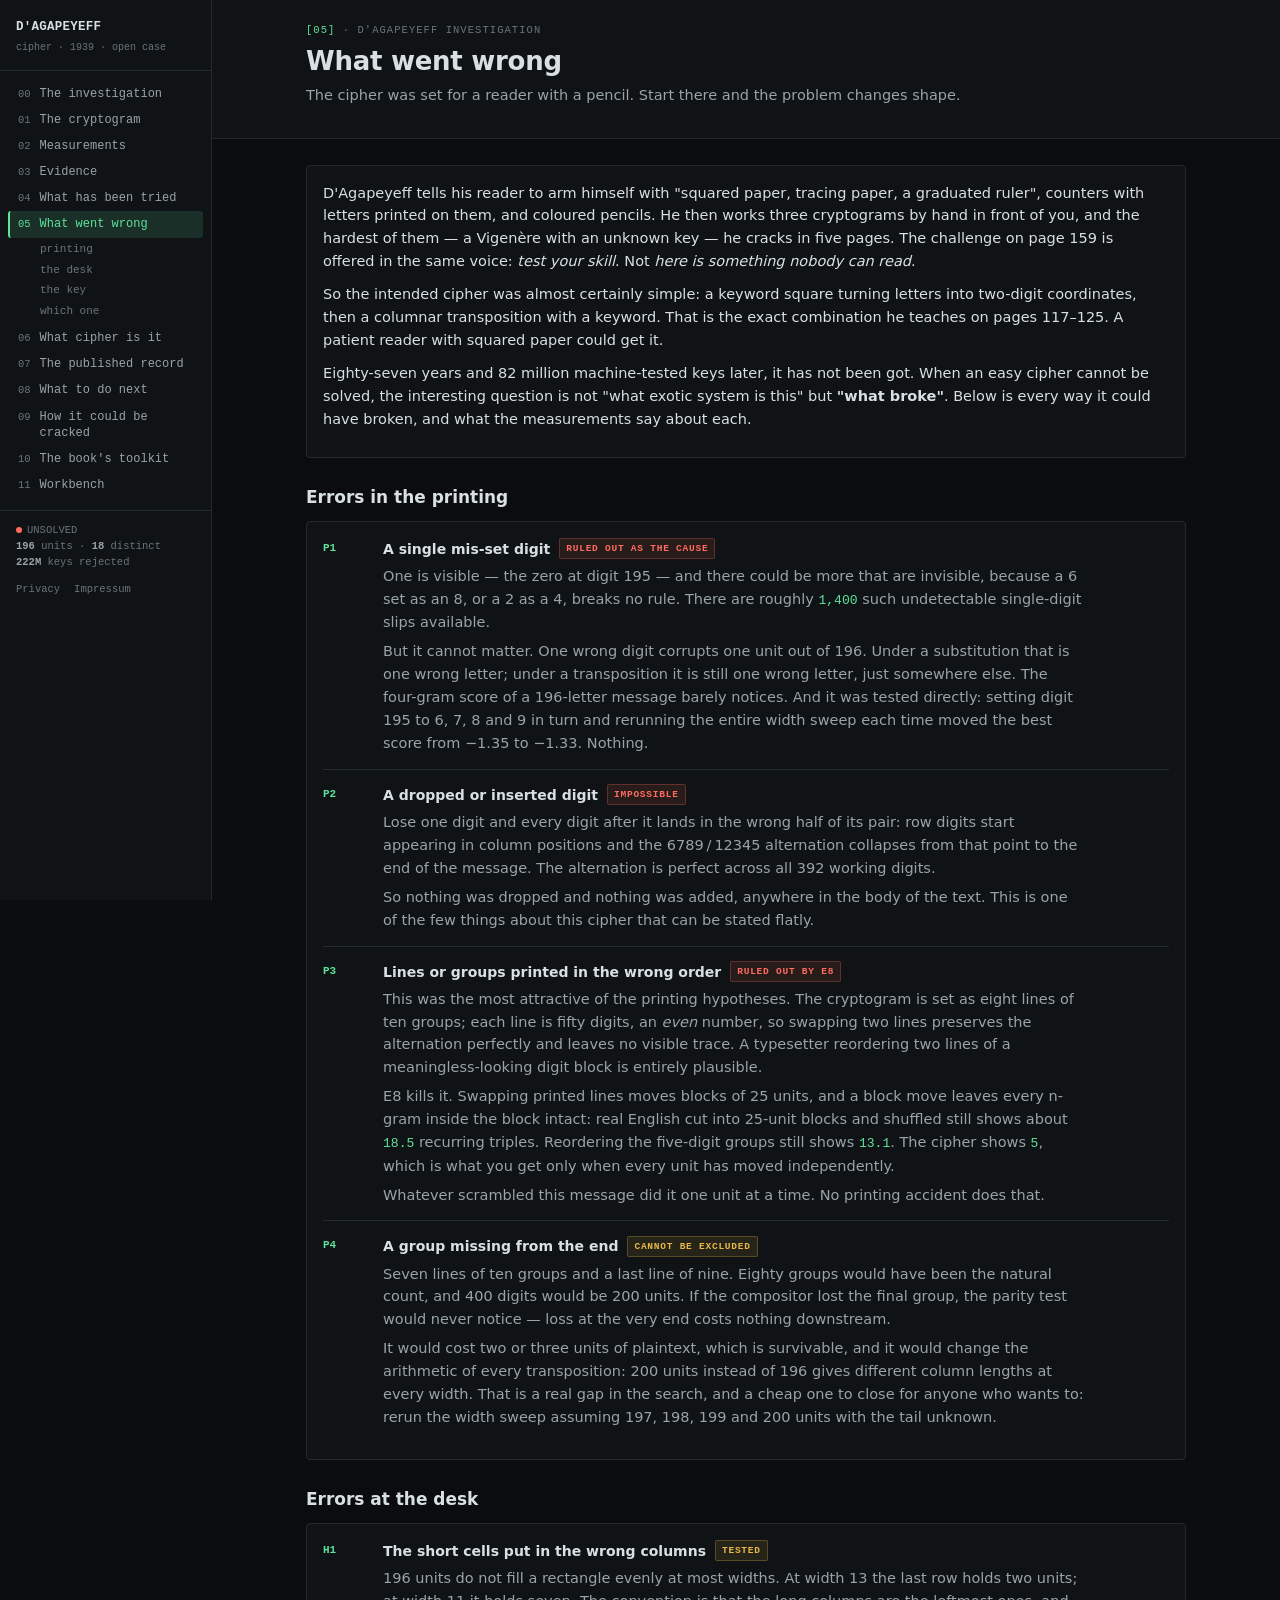
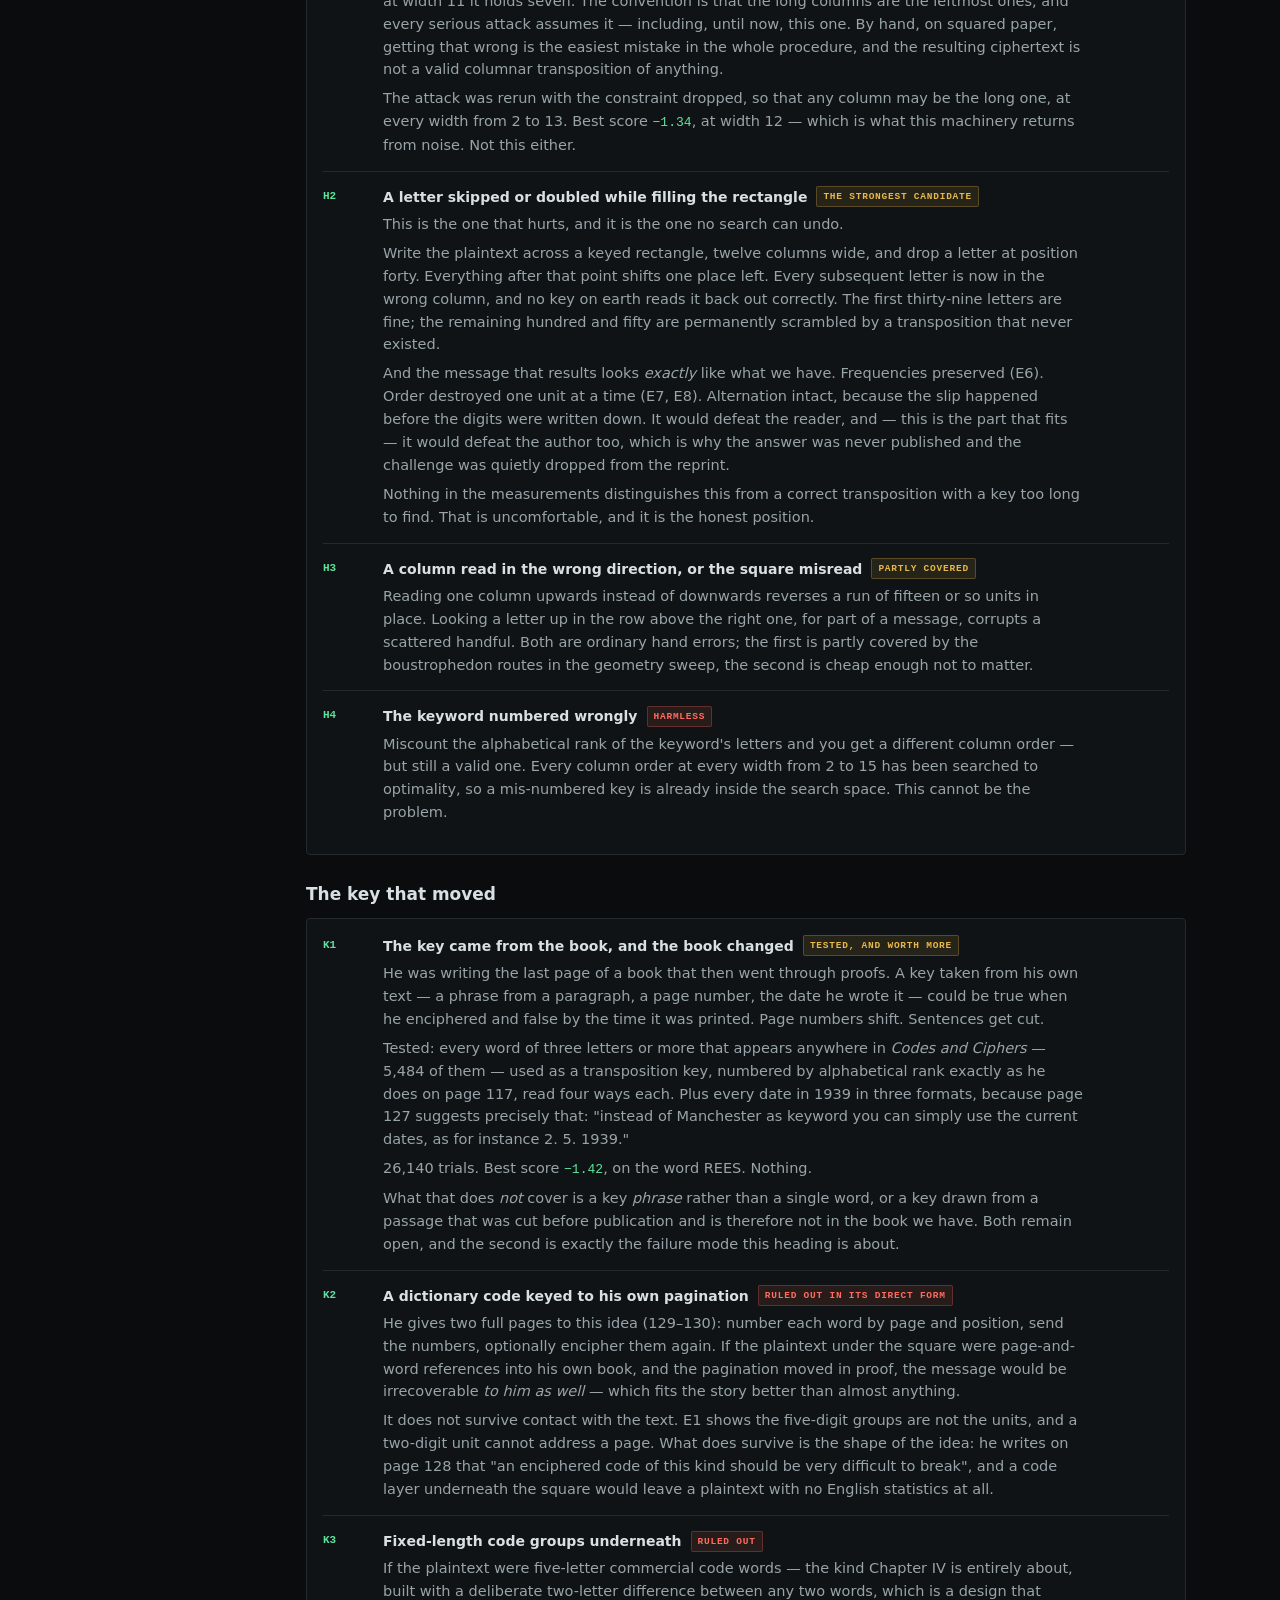
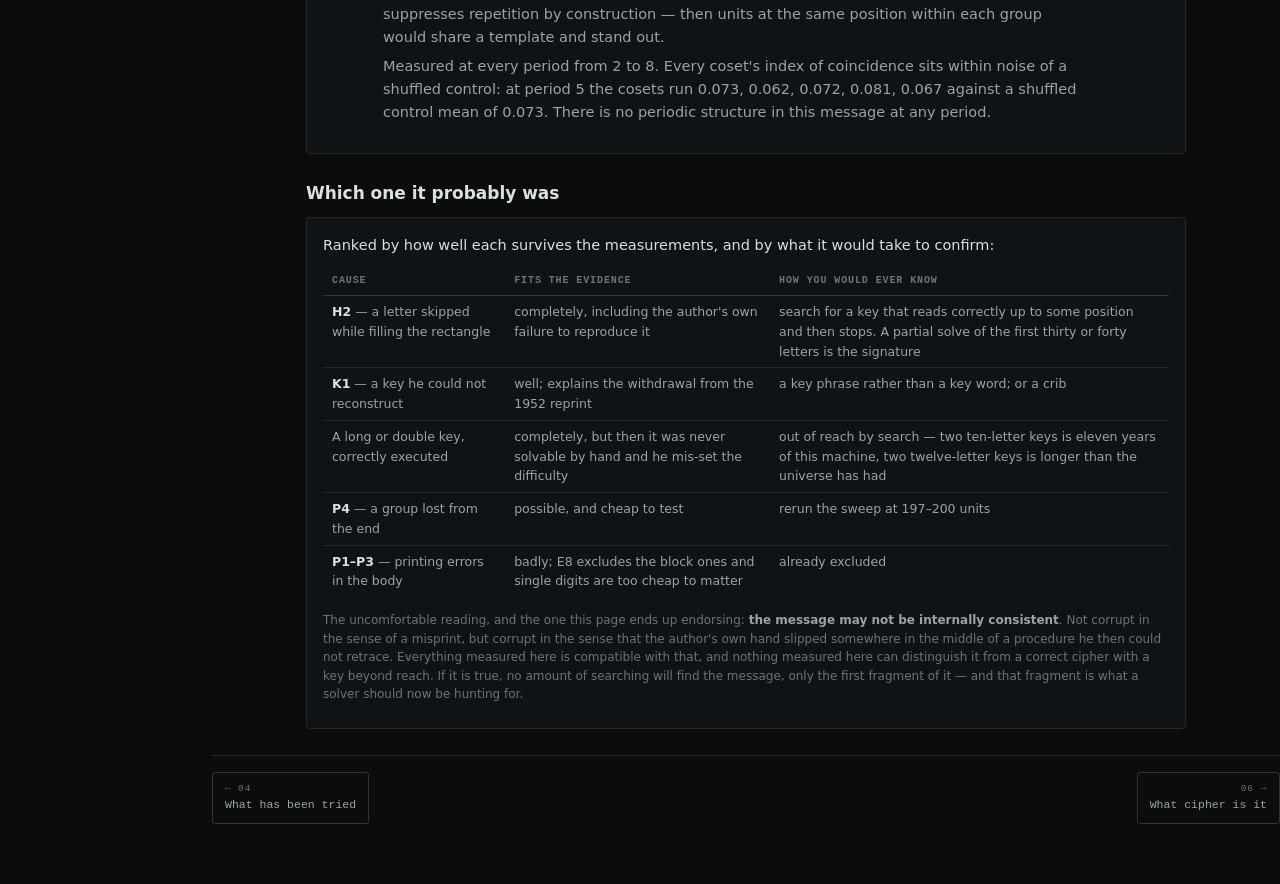
<file: docs/05-what-went-wrong.html>
<!doctype html>
<html lang="en"><head>
<meta charset="utf-8"><meta name="viewport" content="width=device-width, initial-scale=1">
<title>What went wrong &middot; D'Agapeyeff</title>
<link rel="icon" href="./favicon.ico">
<link rel="stylesheet" href="assets/style.css">
</head>
<body data-page="05-what-went-wrong.html">
<div class="mbar">
  <button class="navtoggle" id="navtoggle" type="button" aria-expanded="false">&#9776; menu</button>
  <span class="cur">[05] What went wrong</span>
</div>
<div class="scrim" id="scrim"></div>
<div class="shell">
<aside class="side" id="side" aria-label="Contents">
  <button class="navtoggle navclose" id="navclose" type="button">&times; close</button>
  <div class="brand"><a href="index.html">
    <div class="t">D&#39;AGAPEYEFF</div><div class="s">cipher &middot; 1939 &middot; open case</div></a></div>
  <ol class="navlist">
<li><a href="index.html"><span class="n">00</span><span>The investigation</span></a>
</li>
<li><a href="01-cryptogram.html"><span class="n">01</span><span>The cryptogram</span></a>
</li>
<li><a href="02-measurements.html"><span class="n">02</span><span>Measurements</span></a>
</li>
<li><a href="03-evidence.html"><span class="n">03</span><span>Evidence</span></a>
</li>
<li><a href="04-attacks.html"><span class="n">04</span><span>What has been tried</span></a>
</li>
<li><a href="05-what-went-wrong.html"><span class="n">05</span><span>What went wrong</span></a>
<ul class="navsub">
<li><a href="#w-print">printing</a></li>
<li><a href="#w-hand">the desk</a></li>
<li><a href="#w-key">the key</a></li>
<li><a href="#w-verdict">which one</a></li>
</ul>
</li>
<li><a href="06-verdict.html"><span class="n">06</span><span>What cipher is it</span></a>
</li>
<li><a href="07-record.html"><span class="n">07</span><span>The published record</span></a>
</li>
<li><a href="08-next.html"><span class="n">08</span><span>What to do next</span></a>
</li>
<li><a href="09-assessment.html"><span class="n">09</span><span>How it could be cracked</span></a>
</li>
<li><a href="10-book.html"><span class="n">10</span><span>The book&#x27;s toolkit</span></a>
</li>
<li><a href="11-workbench.html"><span class="n">11</span><span>Workbench</span></a>
</li>
</ol>
  <div class="sidefoot" id="sidestat"></div>
  <div class="sidelegal"><a href="https://bugfishtm.github.io/privacy.html">Privacy</a><a href="https://bugfishtm.github.io/impressum.html">Impressum</a></div>
</aside>
<main class="main">
<div class="phead"><div class="wrap">
  <div class="crumb"><span class="sec">[05]</span> &middot; D&#39;AGAPEYEFF INVESTIGATION</div>
  <h1>What went wrong</h1>
  <p class="lede">The cipher was set for a reader with a pencil. Start there and the problem changes shape.</p>
</div></div>
<div class="wrap">
<div class="panel">
      <p>D'Agapeyeff tells his reader to arm
      himself with "squared paper, tracing paper, a graduated ruler", counters with letters printed on them,
      and coloured pencils. He then works three cryptograms by hand in front of you, and the hardest of them
      &mdash; a Vigen&egrave;re with an unknown key &mdash; he cracks in five pages. The challenge on page 159
      is offered in the same voice: <em>test your skill</em>. Not <em>here is something nobody can read</em>.</p>
      <p>So the intended cipher was almost
      certainly simple: a keyword square turning letters into two-digit coordinates, then a columnar
      transposition with a keyword. That is the exact combination he teaches on pages 117&ndash;125. A patient
      reader with squared paper could get it.</p>
      <p>Eighty-seven years and 82 million machine-tested
      keys later, it has not been got. When an easy cipher cannot be solved, the interesting question is not
      "what exotic system is this" but <b>"what broke"</b>. Below is every way it could have broken, and what
      the measurements say about each.</p>
    </div>

    <h3 class="grouphd" style="margin:26px 0 10px" id="w-print">Errors in the printing</h3>
    <div class="panel">

      <div class="ev">
        <div class="k">P1</div>
        <div>
          <h4>A single mis-set digit <span class="pill ko">ruled out as the cause</span></h4>
          <p>One is visible &mdash; the zero at digit 195 &mdash; and there could be more that are invisible,
          because a 6 set as an 8, or a 2 as a 4, breaks no rule. There are roughly
          <span class="num">1,400</span> such undetectable single-digit slips available.</p>
          <p>But it cannot matter. One wrong digit corrupts one unit out of 196. Under a substitution that is
          one wrong letter; under a transposition it is still one wrong letter, just somewhere else. The
          four-gram score of a 196-letter message barely notices. And it was tested directly: setting digit 195
          to 6, 7, 8 and 9 in turn and rerunning the entire width sweep each time moved the best score from
          &minus;1.35 to &minus;1.33. Nothing.</p>
        </div>
      </div>

      <div class="ev">
        <div class="k">P2</div>
        <div>
          <h4>A dropped or inserted digit <span class="pill ko">impossible</span></h4>
          <p>Lose one digit and every digit after it lands in the wrong half of its pair: row digits start
          appearing in column positions and the 6789&thinsp;/&thinsp;12345 alternation collapses from that point to the
          end of the message. The alternation is perfect across all 392 working digits.</p>
          <p>So nothing was dropped and nothing was added, anywhere in the body of the text. This is one of the
          few things about this cipher that can be stated flatly.</p>
        </div>
      </div>

      <div class="ev">
        <div class="k">P3</div>
        <div>
          <h4>Lines or groups printed in the wrong order <span class="pill ko">ruled out by E8</span></h4>
          <p>This was the most attractive of the printing hypotheses. The cryptogram is set as eight lines of
          ten groups; each line is fifty digits, an <em>even</em> number, so swapping two lines preserves the
          alternation perfectly and leaves no visible trace. A typesetter reordering two lines of a
          meaningless-looking digit block is entirely plausible.</p>
          <p>E8 kills it. Swapping printed lines moves blocks of 25 units, and a block move leaves every
          n-gram inside the block intact: real English cut into 25-unit blocks and shuffled still shows about
          <span class="num">18.5</span> recurring triples. Reordering the five-digit groups still shows
          <span class="num">13.1</span>. The cipher shows <span class="num">5</span>, which is what you get
          only when every unit has moved independently.</p>
          <p>Whatever scrambled this message did it one unit at a time. No printing accident does that.</p>
        </div>
      </div>

      <div class="ev">
        <div class="k">P4</div>
        <div>
          <h4>A group missing from the end <span class="pill open">cannot be excluded</span></h4>
          <p>Seven lines of ten groups and a last line of nine. Eighty groups would have been the natural
          count, and 400 digits would be 200 units. If the compositor lost the final group, the parity test
          would never notice &mdash; loss at the very end costs nothing downstream.</p>
          <p>It would cost two or three units of plaintext, which is survivable, and it would change the
          arithmetic of every transposition: 200 units instead of 196 gives different column lengths at every
          width. That is a real gap in the search, and a cheap one to close for anyone who wants to: rerun the
          width sweep assuming 197, 198, 199 and 200 units with the tail unknown.</p>
        </div>
      </div>

    </div>

    <h3 class="grouphd" style="margin:26px 0 10px" id="w-hand">Errors at the desk</h3>
    <div class="panel">

      <div class="ev">
        <div class="k">H1</div>
        <div>
          <h4>The short cells put in the wrong columns <span class="pill open">tested</span></h4>
          <p>196 units do not fill a rectangle evenly at most widths. At width 13 the last row holds two units;
          at width 11 it holds seven. The convention is that the long columns are the leftmost ones, and every
          serious attack assumes it &mdash; including, until now, this one. By hand, on squared paper, getting
          that wrong is the easiest mistake in the whole procedure, and the resulting ciphertext is not a valid
          columnar transposition of anything.</p>
          <p>The attack was rerun with the constraint dropped, so that any column may be the long one, at
          every width from 2 to 13. Best score <span class="num">&minus;1.34</span>, at width 12 &mdash; which
          is what this machinery returns from noise. Not this either.</p>
        </div>
      </div>

      <div class="ev">
        <div class="k">H2</div>
        <div>
          <h4>A letter skipped or doubled while filling the rectangle <span class="pill open">the strongest candidate</span></h4>
          <p>This is the one that hurts, and it is the one no search can undo.</p>
          <p>Write the plaintext across a keyed rectangle, twelve columns wide, and drop a letter at position
          forty. Everything after that point shifts one place left. Every subsequent letter is now in the wrong
          column, and no key on earth reads it back out correctly. The first thirty-nine letters are fine; the
          remaining hundred and fifty are permanently scrambled by a transposition that never existed.</p>
          <p>And the message that results looks <em>exactly</em> like what we have. Frequencies preserved
          (E6). Order destroyed one unit at a time (E7, E8). Alternation intact, because the slip happened
          before the digits were written down. It would defeat the reader, and &mdash; this is the part that
          fits &mdash; it would defeat the author too, which is why the answer was never published and the
          challenge was quietly dropped from the reprint.</p>
          <p>Nothing in the measurements distinguishes this from a correct transposition with a key too long to
          find. That is uncomfortable, and it is the honest position.</p>
        </div>
      </div>

      <div class="ev">
        <div class="k">H3</div>
        <div>
          <h4>A column read in the wrong direction, or the square misread <span class="pill open">partly covered</span></h4>
          <p>Reading one column upwards instead of downwards reverses a run of fifteen or so units in place.
          Looking a letter up in the row above the right one, for part of a message, corrupts a scattered
          handful. Both are ordinary hand errors; the first is partly covered by the boustrophedon routes in
          the geometry sweep, the second is cheap enough not to matter.</p>
        </div>
      </div>

      <div class="ev">
        <div class="k">H4</div>
        <div>
          <h4>The keyword numbered wrongly <span class="pill ko">harmless</span></h4>
          <p>Miscount the alphabetical rank of the keyword's letters and you get a different column order
          &mdash; but still a valid one. Every column order at every width from 2 to 15 has been searched to
          optimality, so a mis-numbered key is already inside the search space. This cannot be the problem.</p>
        </div>
      </div>

    </div>

    <h3 class="grouphd" style="margin:26px 0 10px" id="w-key">The key that moved</h3>
    <div class="panel">

      <div class="ev">
        <div class="k">K1</div>
        <div>
          <h4>The key came from the book, and the book changed <span class="pill open">tested, and worth more</span></h4>
          <p>He was writing the last page of a book that then went through proofs. A key taken from his own
          text &mdash; a phrase from a paragraph, a page number, the date he wrote it &mdash; could be true
          when he enciphered and false by the time it was printed. Page numbers shift. Sentences get cut.</p>
          <p>Tested: every word of three letters or more that appears anywhere in <em>Codes and Ciphers</em>
          &mdash; 5,484 of them &mdash; used as a transposition key, numbered by alphabetical rank exactly as he
          does on page 117, read four ways each. Plus every date in 1939 in three formats, because page 127
          suggests precisely that: "instead of Manchester as keyword you can simply use the current dates, as
          for instance 2. 5. 1939."</p>
          <p>26,140 trials. Best score <span class="num">&minus;1.42</span>, on the word REES. Nothing.</p>
          <p>What that does <em>not</em> cover is a key <em>phrase</em> rather than a single word, or a key
          drawn from a passage that was cut before publication and is therefore not in the book we have. Both
          remain open, and the second is exactly the failure mode this heading is about.</p>
        </div>
      </div>

      <div class="ev">
        <div class="k">K2</div>
        <div>
          <h4>A dictionary code keyed to his own pagination <span class="pill ko">ruled out in its direct form</span></h4>
          <p>He gives two full pages to this idea (129&ndash;130): number each word by page and position, send
          the numbers, optionally encipher them again. If the plaintext under the square were page-and-word
          references into his own book, and the pagination moved in proof, the message would be irrecoverable
          <em>to him as well</em> &mdash; which fits the story better than almost anything.</p>
          <p>It does not survive contact with the text. E1 shows the five-digit groups are not the units, and a
          two-digit unit cannot address a page. What does survive is the shape of the idea: he writes on page
          128 that "an enciphered code of this kind should be very difficult to break", and a code layer
          underneath the square would leave a plaintext with no English statistics at all.</p>
        </div>
      </div>

      <div class="ev">
        <div class="k">K3</div>
        <div>
          <h4>Fixed-length code groups underneath <span class="pill ko">ruled out</span></h4>
          <p>If the plaintext were five-letter commercial code words &mdash; the kind Chapter IV is entirely
          about, built with a deliberate two-letter difference between any two words, which is a design that
          suppresses repetition by construction &mdash; then units at the same position within each group would
          share a template and stand out.</p>
          <p>Measured at every period from 2 to 8. Every coset's index of coincidence sits within noise of a
          shuffled control: at period 5 the cosets run 0.073, 0.062, 0.072, 0.081, 0.067 against a shuffled
          control mean of 0.073. There is no periodic structure in this message at any period.</p>
        </div>
      </div>

    </div>

    <h3 class="grouphd" style="margin:26px 0 10px" id="w-verdict">Which one it probably was</h3>
    <div class="panel">
      <p>Ranked by how well each survives the
      measurements, and by what it would take to confirm:</p>
      <div class="scroll"><table style="width:100%">
        <tr><th >Cause</th><th >Fits the evidence</th><th >How you would ever know</th></tr>
        <tr>
          <td ><b>H2</b> &mdash; a letter skipped while filling the rectangle</td>
          <td >completely, including the author's own failure to reproduce it</td>
          <td >search for a key that reads correctly up to some position and then stops. A partial solve of the first thirty or forty letters is the signature</td>
        </tr>
        <tr>
          <td ><b>K1</b> &mdash; a key he could not reconstruct</td>
          <td >well; explains the withdrawal from the 1952 reprint</td>
          <td >a key phrase rather than a key word; or a crib</td>
        </tr>
        <tr>
          <td >A long or double key, correctly executed</td>
          <td >completely, but then it was never solvable by hand and he mis-set the difficulty</td>
          <td >out of reach by search &mdash; two ten-letter keys is eleven years of this machine, two twelve-letter keys is longer than the universe has had</td>
        </tr>
        <tr>
          <td ><b>P4</b> &mdash; a group lost from the end</td>
          <td >possible, and cheap to test</td>
          <td >rerun the sweep at 197&ndash;200 units</td>
        </tr>
        <tr>
          <td ><b>P1&ndash;P3</b> &mdash; printing errors in the body</td>
          <td >badly; E8 excludes the block ones and single digits are too cheap to matter</td>
          <td >already excluded</td>
        </tr>
      </table></div>
      <p class="hint" style="margin-top:14px">The uncomfortable reading, and the one this page ends up
      endorsing: <b>the message may not be internally consistent</b>. Not corrupt in the sense of a misprint,
      but corrupt in the sense that the author's own hand slipped somewhere in the middle of a procedure he
      then could not retrace. Everything measured here is compatible with that, and nothing measured here can
      distinguish it from a correct cipher with a key beyond reach. If it is true, no amount of searching will
      find the message, only the first fragment of it &mdash; and that fragment is what a solver should now be
      hunting for.</p>
    </div>
  </div>
<div class="pagenav"><a href="04-attacks.html"><span class="lbl">&larr; 04</span>What has been tried</a><a href="06-verdict.html" style="text-align:right"><span class="lbl">06 &rarr;</span>What cipher is it</a></div>
</div>
</main>
</div>
<script src="assets/data.js"></script>
<script src="assets/app.js"></script>

</body></html>
</file>
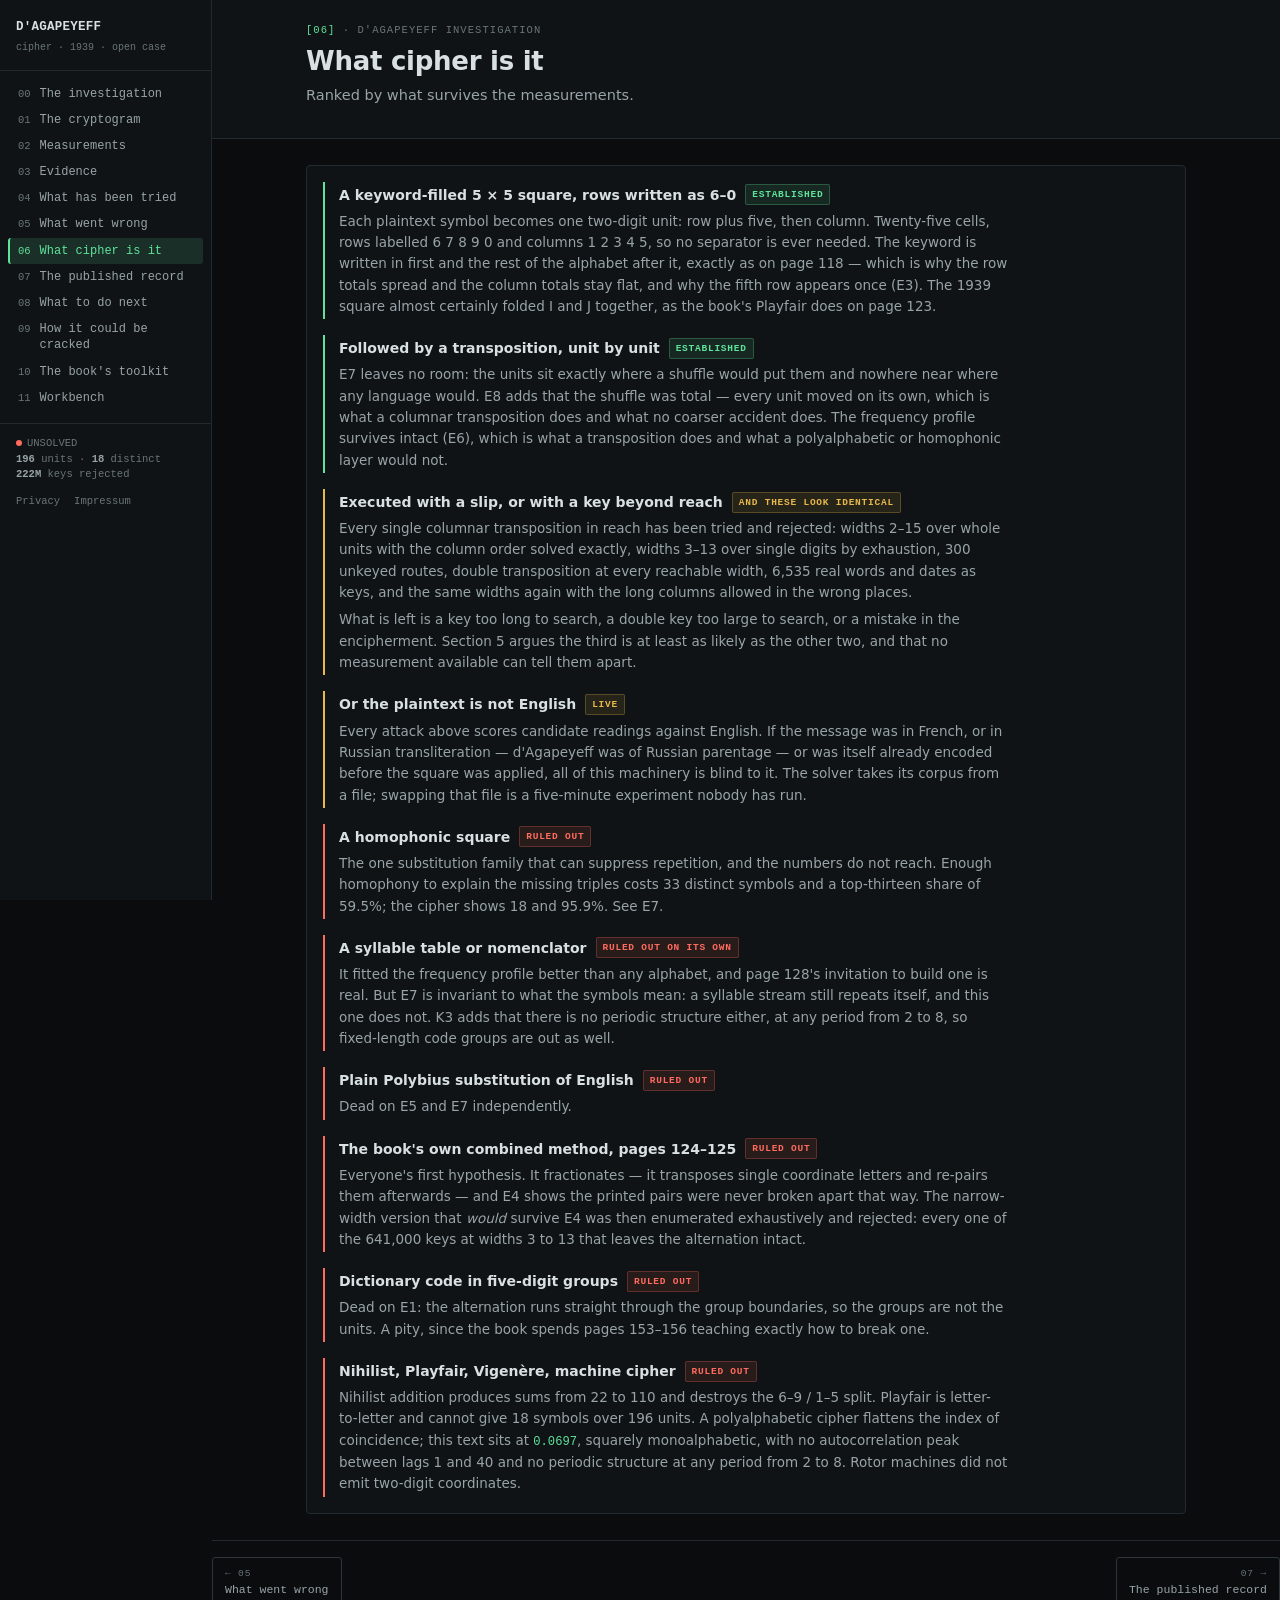
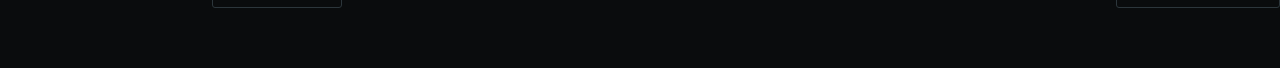
<file: docs/06-verdict.html>
<!doctype html>
<html lang="en"><head>
<meta charset="utf-8"><meta name="viewport" content="width=device-width, initial-scale=1">
<title>What cipher is it &middot; D'Agapeyeff</title>
<link rel="icon" href="./favicon.ico">
<link rel="stylesheet" href="assets/style.css">
</head>
<body data-page="06-verdict.html">
<div class="mbar">
  <button class="navtoggle" id="navtoggle" type="button" aria-expanded="false">&#9776; menu</button>
  <span class="cur">[06] What cipher is it</span>
</div>
<div class="scrim" id="scrim"></div>
<div class="shell">
<aside class="side" id="side" aria-label="Contents">
  <button class="navtoggle navclose" id="navclose" type="button">&times; close</button>
  <div class="brand"><a href="index.html">
    <div class="t">D&#39;AGAPEYEFF</div><div class="s">cipher &middot; 1939 &middot; open case</div></a></div>
  <ol class="navlist">
<li><a href="index.html"><span class="n">00</span><span>The investigation</span></a>
</li>
<li><a href="01-cryptogram.html"><span class="n">01</span><span>The cryptogram</span></a>
</li>
<li><a href="02-measurements.html"><span class="n">02</span><span>Measurements</span></a>
</li>
<li><a href="03-evidence.html"><span class="n">03</span><span>Evidence</span></a>
</li>
<li><a href="04-attacks.html"><span class="n">04</span><span>What has been tried</span></a>
</li>
<li><a href="05-what-went-wrong.html"><span class="n">05</span><span>What went wrong</span></a>
</li>
<li><a href="06-verdict.html"><span class="n">06</span><span>What cipher is it</span></a>
</li>
<li><a href="07-record.html"><span class="n">07</span><span>The published record</span></a>
</li>
<li><a href="08-next.html"><span class="n">08</span><span>What to do next</span></a>
</li>
<li><a href="09-assessment.html"><span class="n">09</span><span>How it could be cracked</span></a>
</li>
<li><a href="10-book.html"><span class="n">10</span><span>The book&#x27;s toolkit</span></a>
</li>
<li><a href="11-workbench.html"><span class="n">11</span><span>Workbench</span></a>
</li>
</ol>
  <div class="sidefoot" id="sidestat"></div>
  <div class="sidelegal"><a href="https://bugfishtm.github.io/privacy.html">Privacy</a><a href="https://bugfishtm.github.io/impressum.html">Impressum</a></div>
</aside>
<main class="main">
<div class="phead"><div class="wrap">
  <div class="crumb"><span class="sec">[06]</span> &middot; D&#39;AGAPEYEFF INVESTIGATION</div>
  <h1>What cipher is it</h1>
  <p class="lede">Ranked by what survives the measurements.</p>
</div></div>
<div class="wrap">
<div class="panel">

      <div class="hyp live">
        <h4>A keyword-filled 5 &times; 5 square, rows written as 6&ndash;0 <span class="pill ok">established</span></h4>
        <p>Each plaintext symbol becomes one two-digit unit: row plus five, then column. Twenty-five cells,
        rows labelled 6 7 8 9 0 and columns 1 2 3 4 5, so no separator is ever needed. The keyword is written
        in first and the rest of the alphabet after it, exactly as on page 118 &mdash; which is why the row
        totals spread and the column totals stay flat, and why the fifth row appears once (E3). The 1939
        square almost certainly folded I and J together, as the book's Playfair does on page 123.</p>
      </div>

      <div class="hyp live">
        <h4>Followed by a transposition, unit by unit <span class="pill ok">established</span></h4>
        <p>E7 leaves no room: the units sit exactly where a shuffle would put them and nowhere near where any
        language would. E8 adds that the shuffle was total &mdash; every unit moved on its own, which is what a
        columnar transposition does and what no coarser accident does. The frequency profile survives intact
        (E6), which is what a transposition does and what a polyalphabetic or homophonic layer would not.</p>
      </div>

      <div class="hyp open">
        <h4>Executed with a slip, or with a key beyond reach <span class="pill open">and these look identical</span></h4>
        <p>Every single columnar transposition in reach has been tried and rejected: widths 2&ndash;15 over
        whole units with the column order solved exactly, widths 3&ndash;13 over single digits by exhaustion,
        300 unkeyed routes, double transposition at every reachable width, 6,535 real words and dates as keys,
        and the same widths again with the long columns allowed in the wrong places.</p>
        <p>What is left is a key too long to search, a double key too large to search, or a mistake in the
        encipherment. Section 5 argues the third is at least as likely as the other two, and that no
        measurement available can tell them apart.</p>
      </div>

      <div class="hyp open">
        <h4>Or the plaintext is not English <span class="pill open">live</span></h4>
        <p>Every attack above scores candidate readings against English. If the message was in French, or in
        Russian transliteration &mdash; d'Agapeyeff was of Russian parentage &mdash; or was itself already
        encoded before the square was applied, all of this machinery is blind to it. The solver takes its
        corpus from a file; swapping that file is a five-minute experiment nobody has run.</p>
      </div>

      <div class="hyp dead">
        <h4>A homophonic square <span class="pill ko">ruled out</span></h4>
        <p>The one substitution family that can suppress repetition, and the numbers do not reach. Enough
        homophony to explain the missing triples costs 33 distinct symbols and a top-thirteen share of 59.5%;
        the cipher shows 18 and 95.9%. See E7.</p>
      </div>

      <div class="hyp dead">
        <h4>A syllable table or nomenclator <span class="pill ko">ruled out on its own</span></h4>
        <p>It fitted the frequency profile better than any alphabet, and page 128's invitation to build one is
        real. But E7 is invariant to what the symbols mean: a syllable stream still repeats itself, and this
        one does not. K3 adds that there is no periodic structure either, at any period from 2 to 8, so
        fixed-length code groups are out as well.</p>
      </div>

      <div class="hyp dead">
        <h4>Plain Polybius substitution of English <span class="pill ko">ruled out</span></h4>
        <p>Dead on E5 and E7 independently.</p>
      </div>

      <div class="hyp dead">
        <h4>The book's own combined method, pages 124&ndash;125 <span class="pill ko">ruled out</span></h4>
        <p>Everyone's first hypothesis. It fractionates &mdash; it transposes single coordinate letters and
        re-pairs them afterwards &mdash; and E4 shows the printed pairs were never broken apart that way. The
        narrow-width version that <em>would</em> survive E4 was then enumerated exhaustively and rejected:
        every one of the 641,000 keys at widths 3 to 13 that leaves the alternation intact.</p>
      </div>

      <div class="hyp dead">
        <h4>Dictionary code in five-digit groups <span class="pill ko">ruled out</span></h4>
        <p>Dead on E1: the alternation runs straight through the group boundaries, so the groups are not the
        units. A pity, since the book spends pages 153&ndash;156 teaching exactly how to break one.</p>
      </div>

      <div class="hyp dead">
        <h4>Nihilist, Playfair, Vigen&egrave;re, machine cipher <span class="pill ko">ruled out</span></h4>
        <p>Nihilist addition produces sums from 22 to 110 and destroys the 6&ndash;9 / 1&ndash;5 split.
        Playfair is letter-to-letter and cannot give 18 symbols over 196 units. A polyalphabetic cipher
        flattens the index of coincidence; this text sits at <span class="num">0.0697</span>, squarely
        monoalphabetic, with no autocorrelation peak between lags 1 and 40 and no periodic structure at any
        period from 2 to 8. Rotor machines did not emit two-digit coordinates.</p>
      </div>

    </div>
  </div>
<div class="pagenav"><a href="05-what-went-wrong.html"><span class="lbl">&larr; 05</span>What went wrong</a><a href="07-record.html" style="text-align:right"><span class="lbl">07 &rarr;</span>The published record</a></div>
</div>
</main>
</div>
<script src="assets/data.js"></script>
<script src="assets/app.js"></script>

</body></html>
</file>
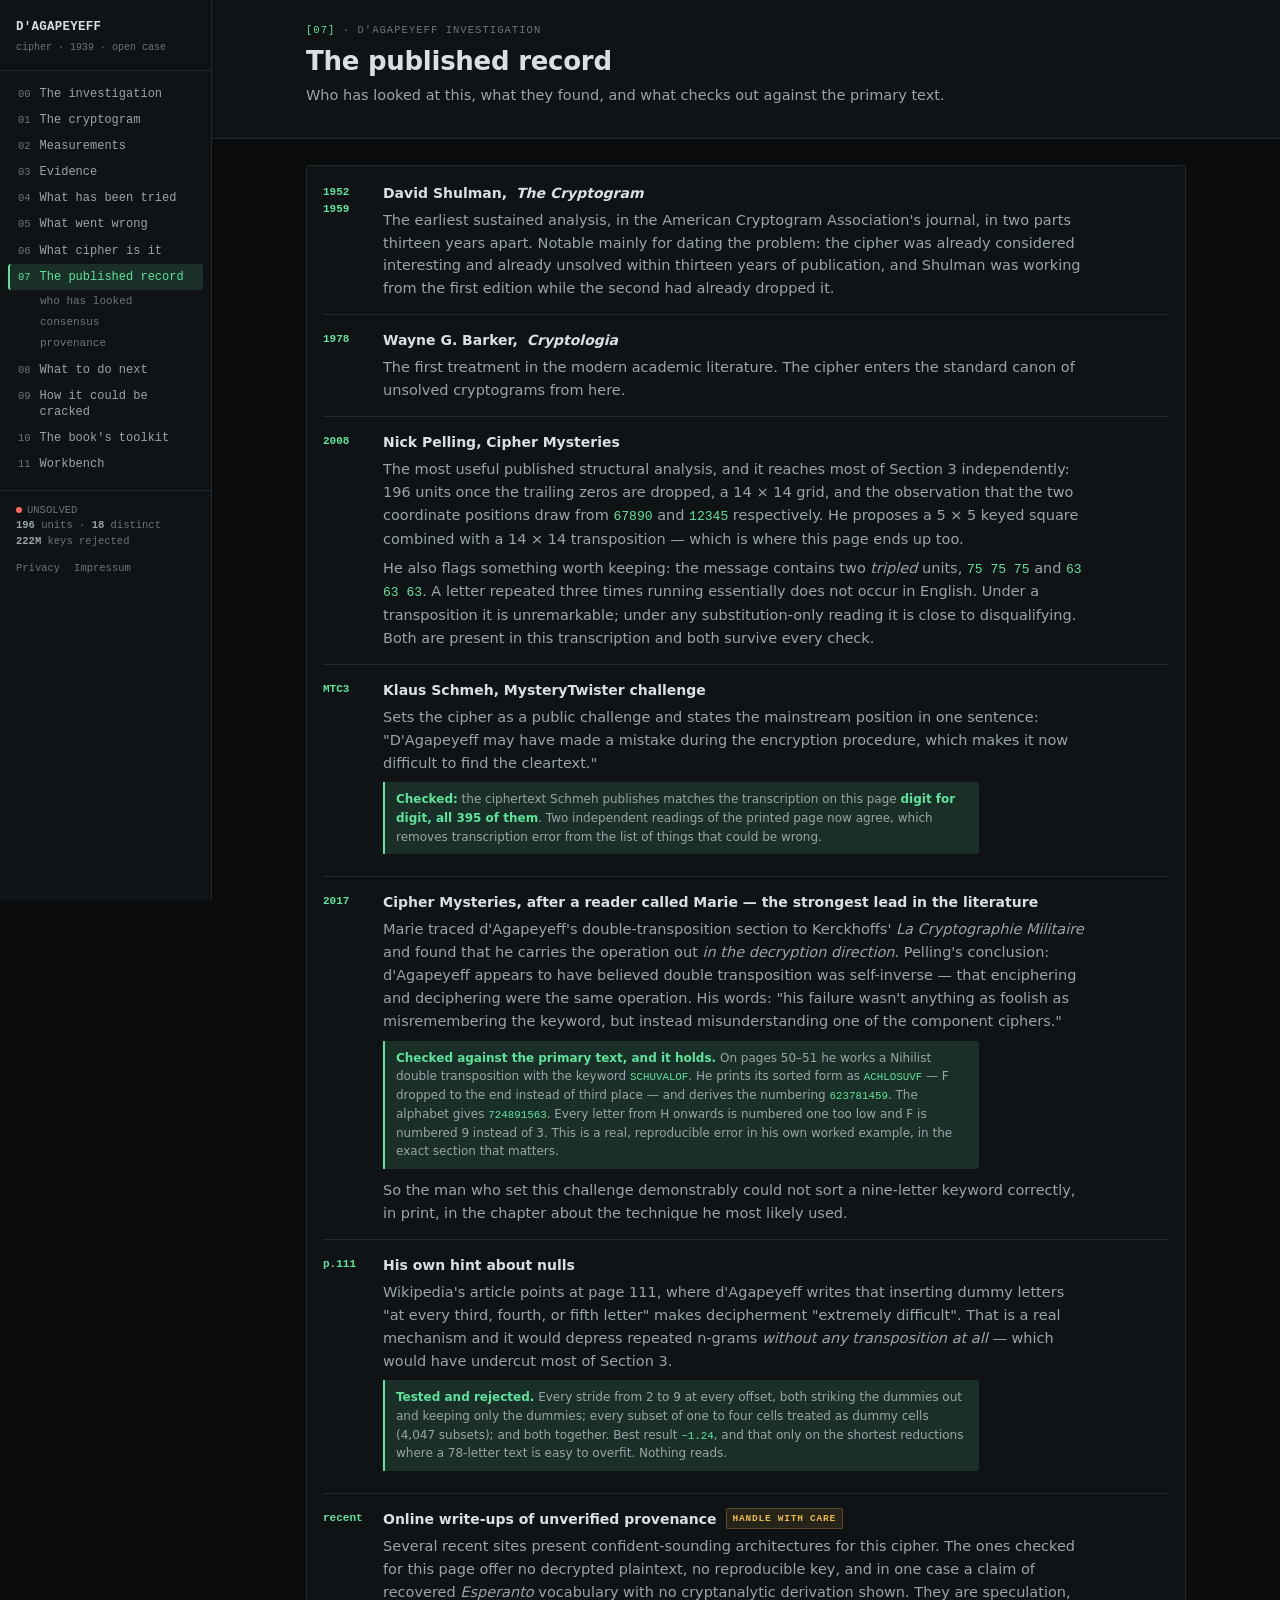
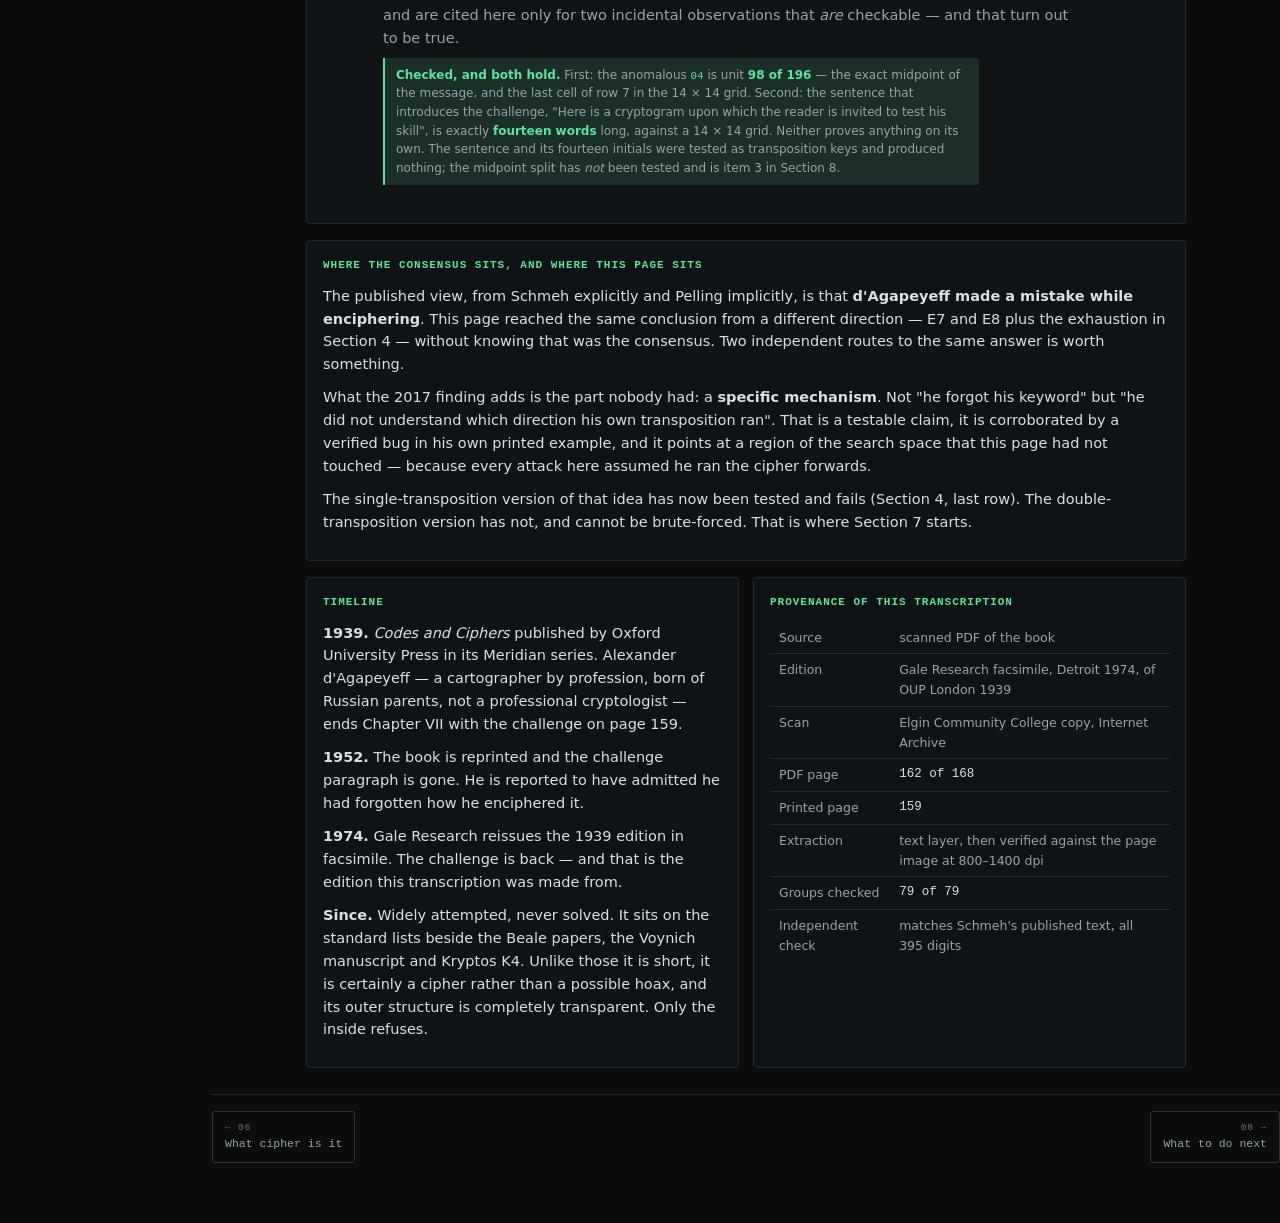
<file: docs/07-record.html>
<!doctype html>
<html lang="en"><head>
<meta charset="utf-8"><meta name="viewport" content="width=device-width, initial-scale=1">
<title>The published record &middot; D'Agapeyeff</title>
<link rel="icon" href="./favicon.ico">
<link rel="stylesheet" href="assets/style.css">
</head>
<body data-page="07-record.html">
<div class="mbar">
  <button class="navtoggle" id="navtoggle" type="button" aria-expanded="false">&#9776; menu</button>
  <span class="cur">[07] The published record</span>
</div>
<div class="scrim" id="scrim"></div>
<div class="shell">
<aside class="side" id="side" aria-label="Contents">
  <button class="navtoggle navclose" id="navclose" type="button">&times; close</button>
  <div class="brand"><a href="index.html">
    <div class="t">D&#39;AGAPEYEFF</div><div class="s">cipher &middot; 1939 &middot; open case</div></a></div>
  <ol class="navlist">
<li><a href="index.html"><span class="n">00</span><span>The investigation</span></a>
</li>
<li><a href="01-cryptogram.html"><span class="n">01</span><span>The cryptogram</span></a>
</li>
<li><a href="02-measurements.html"><span class="n">02</span><span>Measurements</span></a>
</li>
<li><a href="03-evidence.html"><span class="n">03</span><span>Evidence</span></a>
</li>
<li><a href="04-attacks.html"><span class="n">04</span><span>What has been tried</span></a>
</li>
<li><a href="05-what-went-wrong.html"><span class="n">05</span><span>What went wrong</span></a>
</li>
<li><a href="06-verdict.html"><span class="n">06</span><span>What cipher is it</span></a>
</li>
<li><a href="07-record.html"><span class="n">07</span><span>The published record</span></a>
<ul class="navsub">
<li><a href="#rec-who">who has looked</a></li>
<li><a href="#rec-verdict">consensus</a></li>
<li><a href="#rec-prov">provenance</a></li>
</ul>
</li>
<li><a href="08-next.html"><span class="n">08</span><span>What to do next</span></a>
</li>
<li><a href="09-assessment.html"><span class="n">09</span><span>How it could be cracked</span></a>
</li>
<li><a href="10-book.html"><span class="n">10</span><span>The book&#x27;s toolkit</span></a>
</li>
<li><a href="11-workbench.html"><span class="n">11</span><span>Workbench</span></a>
</li>
</ol>
  <div class="sidefoot" id="sidestat"></div>
  <div class="sidelegal"><a href="https://bugfishtm.github.io/privacy.html">Privacy</a><a href="https://bugfishtm.github.io/impressum.html">Impressum</a></div>
</aside>
<main class="main">
<div class="phead"><div class="wrap">
  <div class="crumb"><span class="sec">[07]</span> &middot; D&#39;AGAPEYEFF INVESTIGATION</div>
  <h1>The published record</h1>
  <p class="lede">Who has looked at this, what they found, and what checks out against the primary text.</p>
</div></div>
<div class="wrap">
<div class="panel" id="rec-who">

      <div class="ev">
        <div class="k">1952<br>1959</div>
        <div>
          <h4>David Shulman, <i>The Cryptogram</i></h4>
          <p>The earliest sustained analysis, in the American Cryptogram Association's journal, in two parts
          thirteen years apart. Notable mainly for dating the problem: the cipher was already considered
          interesting and already unsolved within thirteen years of publication, and Shulman was working from
          the first edition while the second had already dropped it.</p>
        </div>
      </div>

      <div class="ev">
        <div class="k">1978</div>
        <div>
          <h4>Wayne G. Barker, <i>Cryptologia</i></h4>
          <p>The first treatment in the modern academic literature. The cipher enters the standard canon of
          unsolved cryptograms from here.</p>
        </div>
      </div>

      <div class="ev">
        <div class="k">2008</div>
        <div>
          <h4>Nick Pelling, Cipher Mysteries</h4>
          <p>The most useful published structural analysis, and it reaches most of Section 3 independently:
          196 units once the trailing zeros are dropped, a 14&nbsp;&times;&nbsp;14 grid, and the observation that
          the two coordinate positions draw from <span class="num">67890</span> and
          <span class="num">12345</span> respectively. He proposes a 5&nbsp;&times;&nbsp;5 keyed square combined
          with a 14&nbsp;&times;&nbsp;14 transposition &mdash; which is where this page ends up too.</p>
          <p>He also flags something worth keeping: the message contains two <em>tripled</em> units,
          <span class="num">75 75 75</span> and <span class="num">63 63 63</span>. A letter repeated three
          times running essentially does not occur in English. Under a transposition it is unremarkable; under
          any substitution-only reading it is close to disqualifying. Both are present in this transcription
          and both survive every check.</p>
        </div>
      </div>

      <div class="ev">
        <div class="k">MTC3</div>
        <div>
          <h4>Klaus Schmeh, MysteryTwister challenge</h4>
          <p>Sets the cipher as a public challenge and states the mainstream position in one sentence:
          "D'Agapeyeff may have made a mistake during the encryption procedure, which makes it now difficult to
          find the cleartext."</p>
          <div class="rel"><b>Checked:</b> the ciphertext Schmeh publishes matches the transcription on
          this page <b>digit for digit, all 395 of them</b>. Two independent readings of the printed page now
          agree, which removes transcription error from the list of things that could be wrong.</div>
        </div>
      </div>

      <div class="ev">
        <div class="k">2017</div>
        <div>
          <h4>Cipher Mysteries, after a reader called Marie &mdash; the strongest lead in the literature</h4>
          <p>Marie traced d'Agapeyeff's double-transposition section to Kerckhoffs' <i>La Cryptographie
          Militaire</i> and found that he carries the operation out <em>in the decryption direction</em>.
          Pelling's conclusion: d'Agapeyeff appears to have believed double transposition was self-inverse
          &mdash; that enciphering and deciphering were the same operation. His words: "his failure wasn't
          anything as foolish as misremembering the keyword, but instead misunderstanding one of the component
          ciphers."</p>
          <div class="rel"><b>Checked against the primary text, and it holds.</b> On pages 50&ndash;51 he
          works a Nihilist double transposition with the keyword <span class="num">SCHUVALOF</span>. He prints
          its sorted form as <span class="num">ACHLOSUVF</span> &mdash; F dropped to the end instead of third
          place &mdash; and derives the numbering <span class="num">623781459</span>. The alphabet gives
          <span class="num">724891563</span>. Every letter from H onwards is numbered one too low and F is
          numbered 9 instead of 3. This is a real, reproducible error in his own worked example, in the exact
          section that matters.</div>
          <p style="margin-top:10px">So the man who set this challenge demonstrably could not sort a nine-letter
          keyword correctly, in print, in the chapter about the technique he most likely used.</p>
        </div>
      </div>

      <div class="ev">
        <div class="k">p.111</div>
        <div>
          <h4>His own hint about nulls</h4>
          <p>Wikipedia's article points at page 111, where d'Agapeyeff writes that inserting dummy letters "at
          every third, fourth, or fifth letter" makes decipherment "extremely difficult". That is a real
          mechanism and it would depress repeated n-grams <em>without any transposition at all</em> &mdash; which
          would have undercut most of Section 3.</p>
          <div class="rel"><b>Tested and rejected.</b> Every stride from 2 to 9 at every offset, both
          striking the dummies out and keeping only the dummies; every subset of one to four cells treated as
          dummy cells (4,047 subsets); and both together. Best result <span class="num">&minus;1.24</span>, and
          that only on the shortest reductions where a 78-letter text is easy to overfit. Nothing reads.</div>
        </div>
      </div>

      <div class="ev">
        <div class="k">recent</div>
        <div>
          <h4>Online write-ups of unverified provenance <span class="pill open">handle with care</span></h4>
          <p>Several recent sites present confident-sounding architectures for this cipher. The ones checked
          for this page offer no decrypted plaintext, no reproducible key, and in one case a claim of recovered
          <em>Esperanto</em> vocabulary with no cryptanalytic derivation shown. They are speculation, and are
          cited here only for two incidental observations that <em>are</em> checkable &mdash; and that turn out
          to be true.</p>
          <div class="rel"><b>Checked, and both hold.</b> First: the anomalous <span class="num">04</span>
          is unit <b>98 of 196</b> &mdash; the exact midpoint of the message, and the last cell of row 7 in the
          14&nbsp;&times;&nbsp;14 grid. Second: the sentence that introduces the challenge, "Here is a
          cryptogram upon which the reader is invited to test his skill", is exactly <b>fourteen words</b> long,
          against a 14&nbsp;&times;&nbsp;14 grid. Neither proves anything on its own. The sentence and its fourteen
          initials were tested as transposition keys and produced nothing; the midpoint split has <em>not</em>
          been tested and is item 3 in Section 8.</div>
        </div>
      </div>

    </div>

    <div class="panel" style="margin-top:16px" id="rec-verdict">
      <h3>Where the consensus sits, and where this page sits</h3>
      <p>The published view, from Schmeh
      explicitly and Pelling implicitly, is that <b>d'Agapeyeff made a mistake while enciphering</b>. This page
      reached the same conclusion from a different direction &mdash; E7 and E8 plus the exhaustion in Section 4
      &mdash; without knowing that was the consensus. Two independent routes to the same answer is worth
      something.</p>
      <p>What the 2017 finding adds is the part
      nobody had: a <b>specific mechanism</b>. Not "he forgot his keyword" but "he did not understand which
      direction his own transposition ran". That is a testable claim, it is corroborated by a verified bug in
      his own printed example, and it points at a region of the search space that this page had not touched
      &mdash; because every attack here assumed he ran the cipher forwards.</p>
      <p>The single-transposition version of that idea has
      now been tested and fails (Section 4, last row). The double-transposition version has not, and cannot be
      brute-forced. That is where Section 7 starts.</p>
    </div>

    <div class="grid2" style="margin-top:16px" id="rec-prov">
      <div class="panel">
        <h3>Timeline</h3>
        <p><b>1939.</b> <i>Codes and Ciphers</i>
        published by Oxford University Press in its Meridian series. Alexander d'Agapeyeff &mdash; a
        cartographer by profession, born of Russian parents, not a professional cryptologist &mdash; ends
        Chapter VII with the challenge on page 159.</p>
        <p><b>1952.</b> The book is reprinted and the
        challenge paragraph is gone. He is reported to have admitted he had forgotten how he enciphered it.</p>
        <p><b>1974.</b> Gale Research reissues the
        1939 edition in facsimile. The challenge is back &mdash; and that is the edition this
        transcription was made from.</p>
        <p><b>Since.</b> Widely attempted, never solved.
        It sits on the standard lists beside the Beale papers, the Voynich manuscript and Kryptos K4. Unlike
        those it is short, it is certainly a cipher rather than a possible hoax, and its outer structure is
        completely transparent. Only the inside refuses.</p>
      </div>
      <div class="panel">
        <h3>Provenance of this transcription</h3>
        <table style="width:100%">
          <tr><td >Source</td><td >scanned PDF of the book</td></tr>
          <tr><td >Edition</td><td >Gale Research facsimile, Detroit 1974, of OUP London 1939</td></tr>
          <tr><td >Scan</td><td >Elgin Community College copy, Internet Archive</td></tr>
          <tr><td >PDF page</td><td class="mono">162 of 168</td></tr>
          <tr><td >Printed page</td><td class="mono">159</td></tr>
          <tr><td >Extraction</td><td >text layer, then verified against the page image at 800&ndash;1400 dpi</td></tr>
          <tr><td >Groups checked</td><td class="mono">79 of 79</td></tr>
          <tr><td >Independent check</td><td >matches Schmeh's published text, all 395 digits</td></tr>
        </table>
      </div>
    </div>
  </div>
<div class="pagenav"><a href="06-verdict.html"><span class="lbl">&larr; 06</span>What cipher is it</a><a href="08-next.html" style="text-align:right"><span class="lbl">08 &rarr;</span>What to do next</a></div>
</div>
</main>
</div>
<script src="assets/data.js"></script>
<script src="assets/app.js"></script>

</body></html>
</file>
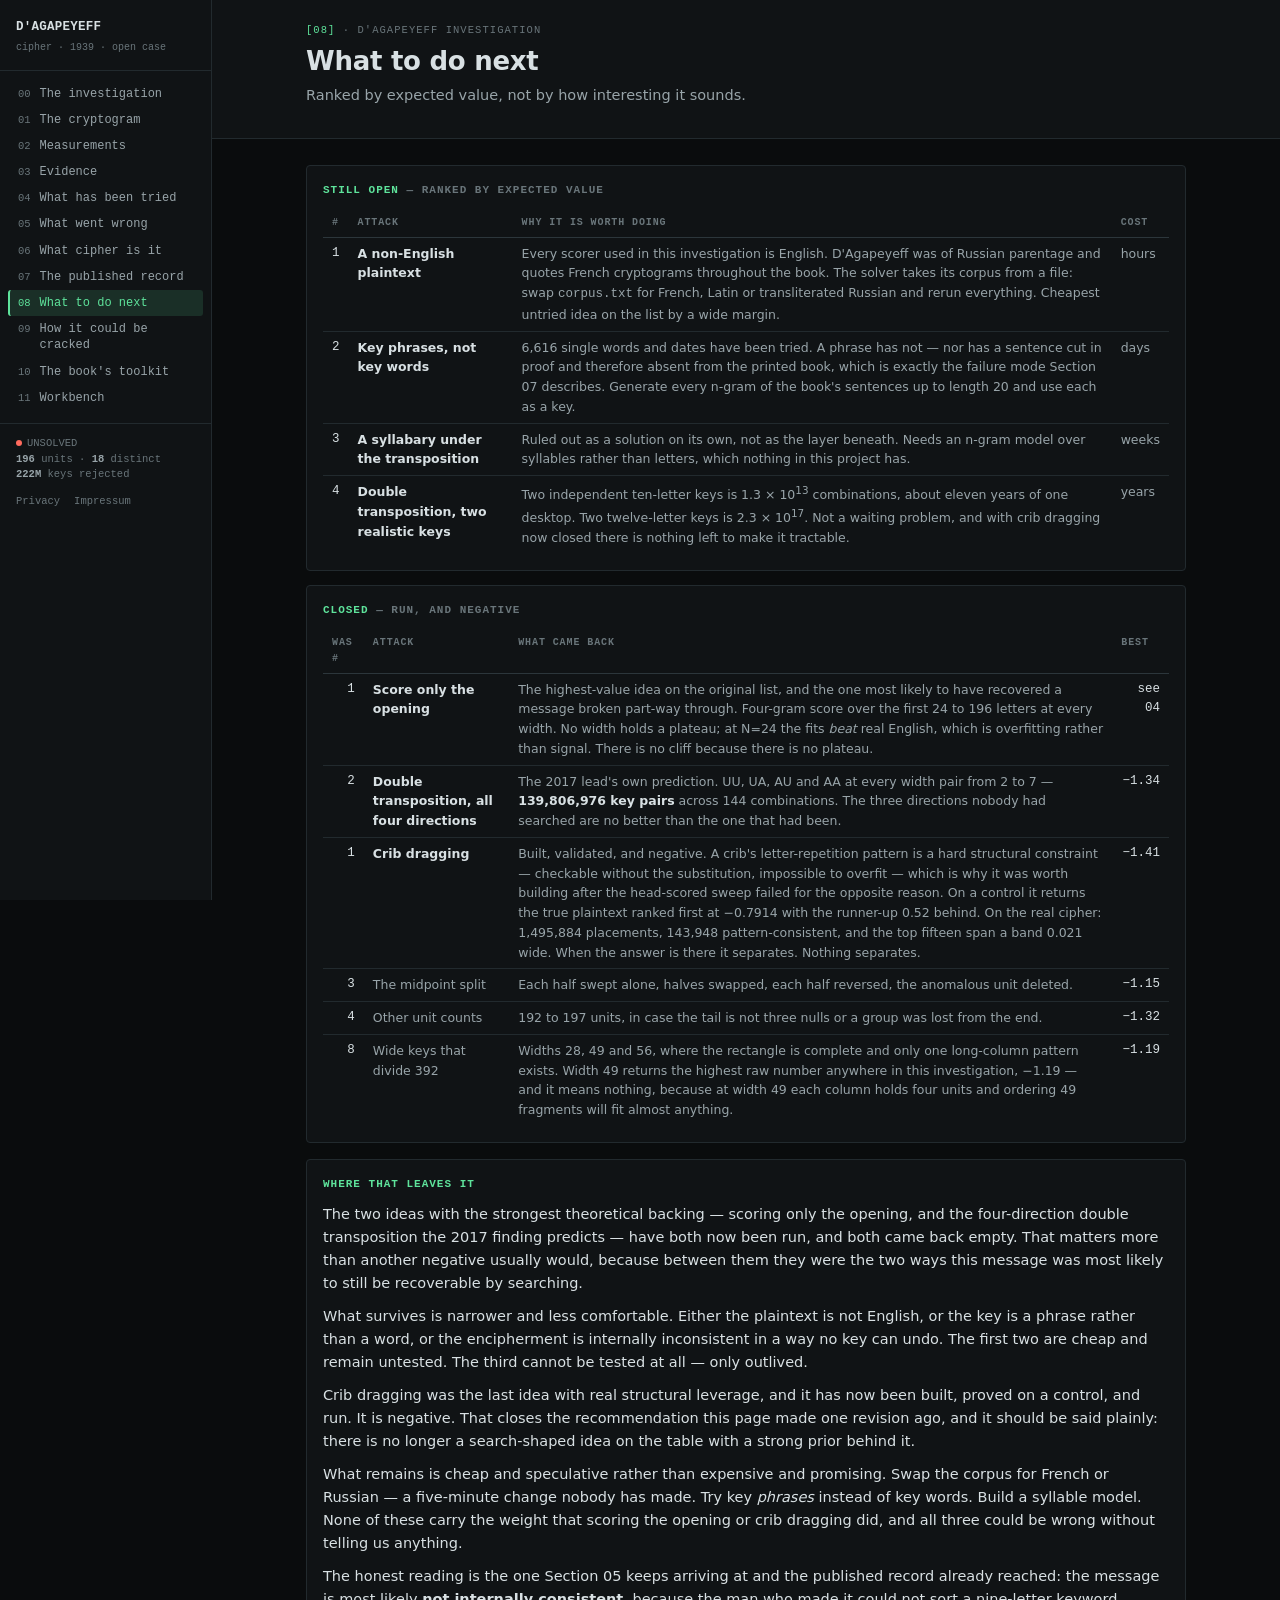
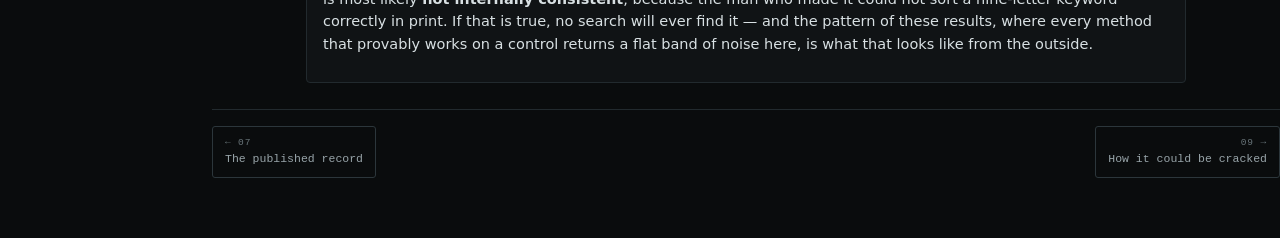
<file: docs/08-next.html>
<!doctype html>
<html lang="en"><head>
<meta charset="utf-8"><meta name="viewport" content="width=device-width, initial-scale=1">
<title>What to do next &middot; D'Agapeyeff</title>
<link rel="icon" href="./favicon.ico">
<link rel="stylesheet" href="assets/style.css">
</head>
<body data-page="08-next.html">
<div class="mbar">
  <button class="navtoggle" id="navtoggle" type="button" aria-expanded="false">&#9776; menu</button>
  <span class="cur">[08] What to do next</span>
</div>
<div class="scrim" id="scrim"></div>
<div class="shell">
<aside class="side" id="side" aria-label="Contents">
  <button class="navtoggle navclose" id="navclose" type="button">&times; close</button>
  <div class="brand"><a href="index.html">
    <div class="t">D&#39;AGAPEYEFF</div><div class="s">cipher &middot; 1939 &middot; open case</div></a></div>
  <ol class="navlist">
<li><a href="index.html"><span class="n">00</span><span>The investigation</span></a>
</li>
<li><a href="01-cryptogram.html"><span class="n">01</span><span>The cryptogram</span></a>
</li>
<li><a href="02-measurements.html"><span class="n">02</span><span>Measurements</span></a>
</li>
<li><a href="03-evidence.html"><span class="n">03</span><span>Evidence</span></a>
</li>
<li><a href="04-attacks.html"><span class="n">04</span><span>What has been tried</span></a>
</li>
<li><a href="05-what-went-wrong.html"><span class="n">05</span><span>What went wrong</span></a>
</li>
<li><a href="06-verdict.html"><span class="n">06</span><span>What cipher is it</span></a>
</li>
<li><a href="07-record.html"><span class="n">07</span><span>The published record</span></a>
</li>
<li><a href="08-next.html"><span class="n">08</span><span>What to do next</span></a>
</li>
<li><a href="09-assessment.html"><span class="n">09</span><span>How it could be cracked</span></a>
</li>
<li><a href="10-book.html"><span class="n">10</span><span>The book&#x27;s toolkit</span></a>
</li>
<li><a href="11-workbench.html"><span class="n">11</span><span>Workbench</span></a>
</li>
</ol>
  <div class="sidefoot" id="sidestat"></div>
  <div class="sidelegal"><a href="https://bugfishtm.github.io/privacy.html">Privacy</a><a href="https://bugfishtm.github.io/impressum.html">Impressum</a></div>
</aside>
<main class="main">
<div class="phead"><div class="wrap">
  <div class="crumb"><span class="sec">[08]</span> &middot; D&#39;AGAPEYEFF INVESTIGATION</div>
  <h1>What to do next</h1>
  <p class="lede">Ranked by expected value, not by how interesting it sounds.</p>
</div></div>
<div class="wrap">
<div class="panel">
      <h3>Still open <span class="dim">&mdash; ranked by expected value</span></h3>
      <div class="scroll"><table>
        <tr><th>#</th><th>attack</th><th>why it is worth doing</th><th>cost</th></tr>
        <tr>
          <td class="n">1</td>
          <td><b>A non-English plaintext</b></td>
          <td>Every scorer used in this investigation is English. D'Agapeyeff was of Russian parentage and
          quotes French cryptograms throughout the book. The solver takes its corpus from a file: swap
          <code>corpus.txt</code> for French, Latin or transliterated Russian and rerun everything. Cheapest
          untried idea on the list by a wide margin.</td>
          <td>hours</td>
        </tr>
        <tr>
          <td class="n">2</td>
          <td><b>Key phrases, not key words</b></td>
          <td>6,616 single words and dates have been tried. A phrase has not &mdash; nor has a sentence cut in
          proof and therefore absent from the printed book, which is exactly the failure mode Section 07
          describes. Generate every n-gram of the book's sentences up to length 20 and use each as a key.</td>
          <td>days</td>
        </tr>
        <tr>
          <td class="n">3</td>
          <td><b>A syllabary under the transposition</b></td>
          <td>Ruled out as a solution on its own, not as the layer beneath. Needs an n-gram model over
          syllables rather than letters, which nothing in this project has.</td>
          <td>weeks</td>
        </tr>
        <tr>
          <td class="n">4</td>
          <td><b>Double transposition, two realistic keys</b></td>
          <td>Two independent ten-letter keys is 1.3&nbsp;&times;&nbsp;10<sup>13</sup> combinations, about
          eleven years of one desktop. Two twelve-letter keys is 2.3&nbsp;&times;&nbsp;10<sup>17</sup>. Not a
          waiting problem, and with crib dragging now closed there is nothing left to make it tractable.</td>
          <td>years</td>
        </tr>
      </table></div>
    </div>

    <div class="panel">
      <h3>Closed <span class="dim">&mdash; run, and negative</span></h3>
      <div class="scroll"><table>
        <tr><th>was #</th><th>attack</th><th>what came back</th><th>best</th></tr>
        <tr>
          <td class="n">1</td>
          <td><b>Score only the opening</b></td>
          <td>The highest-value idea on the original list, and the one most likely to have recovered a message
          broken part-way through. Four-gram score over the first 24 to 196 letters at every width. No width
          holds a plateau; at N=24 the fits <em>beat</em> real English, which is overfitting rather than
          signal. There is no cliff because there is no plateau.</td>
          <td class="n">see 04</td>
        </tr>
        <tr>
          <td class="n">2</td>
          <td><b>Double transposition, all four directions</b></td>
          <td>The 2017 lead's own prediction. UU, UA, AU and AA at every width pair from 2 to 7 &mdash;
          <b>139,806,976 key pairs</b> across 144 combinations. The three directions nobody had searched are no
          better than the one that had been.</td>
          <td class="n">&minus;1.34</td>
        </tr>
        <tr>
          <td class="n">1</td>
          <td><b>Crib dragging</b></td>
          <td>Built, validated, and negative. A crib's letter-repetition pattern is a hard structural
          constraint &mdash; checkable without the substitution, impossible to overfit &mdash; which is why it
          was worth building after the head-scored sweep failed for the opposite reason. On a control it
          returns the true plaintext ranked first at &minus;0.7914 with the runner-up 0.52 behind. On the real
          cipher: 1,495,884 placements, 143,948 pattern-consistent, and the top fifteen span a band 0.021
          wide. When the answer is there it separates. Nothing separates.</td>
          <td class="n">&minus;1.41</td>
        </tr>
        <tr>
          <td class="n">3</td>
          <td>The midpoint split</td>
          <td>Each half swept alone, halves swapped, each half reversed, the anomalous unit deleted.</td>
          <td class="n">&minus;1.15</td>
        </tr>
        <tr>
          <td class="n">4</td>
          <td>Other unit counts</td>
          <td>192 to 197 units, in case the tail is not three nulls or a group was lost from the end.</td>
          <td class="n">&minus;1.32</td>
        </tr>
        <tr>
          <td class="n">8</td>
          <td>Wide keys that divide 392</td>
          <td>Widths 28, 49 and 56, where the rectangle is complete and only one long-column pattern exists.
          Width 49 returns the highest raw number anywhere in this investigation, &minus;1.19 &mdash; and it
          means nothing, because at width 49 each column holds four units and ordering 49 fragments will fit
          almost anything.</td>
          <td class="n">&minus;1.19</td>
        </tr>
      </table></div>
    </div>

    <div class="panel" style="margin-top:16px">
      <h3>Where that leaves it</h3>
      <p>The two ideas with the strongest theoretical backing &mdash; scoring only the opening, and the
      four-direction double transposition the 2017 finding predicts &mdash; have both now been run, and both
      came back empty. That matters more than another negative usually would, because between them they were
      the two ways this message was most likely to still be recoverable by searching.</p>
      <p>What survives is narrower and less comfortable. Either the plaintext is not English, or the key is a
      phrase rather than a word, or the encipherment is internally inconsistent in a way no key can undo. The
      first two are cheap and remain untested. The third cannot be tested at all &mdash; only outlived.</p>
      <p>Crib dragging was the last idea with real structural leverage, and it has now been built, proved on
      a control, and run. It is negative. That closes the recommendation this page made one revision ago, and
      it should be said plainly: there is no longer a search-shaped idea on the table with a strong prior
      behind it.</p>
      <p>What remains is cheap and speculative rather than expensive and promising. Swap the corpus for
      French or Russian &mdash; a five-minute change nobody has made. Try key <em>phrases</em> instead of key
      words. Build a syllable model. None of these carry the weight that scoring the opening or crib dragging
      did, and all three could be wrong without telling us anything.</p>
      <p>The honest reading is the one Section 05 keeps arriving at and the published record already reached:
      the message is most likely <b>not internally consistent</b>, because the man who made it could not sort
      a nine-letter keyword correctly in print. If that is true, no search will ever find it &mdash; and the
      pattern of these results, where every method that provably works on a control returns a flat band of
      noise here, is what that looks like from the outside.</p>
    </div>
  </div>
<div class="pagenav"><a href="07-record.html"><span class="lbl">&larr; 07</span>The published record</a><a href="09-assessment.html" style="text-align:right"><span class="lbl">09 &rarr;</span>How it could be cracked</a></div>
</div>
</main>
</div>
<script src="assets/data.js"></script>
<script src="assets/app.js"></script>

</body></html>
</file>
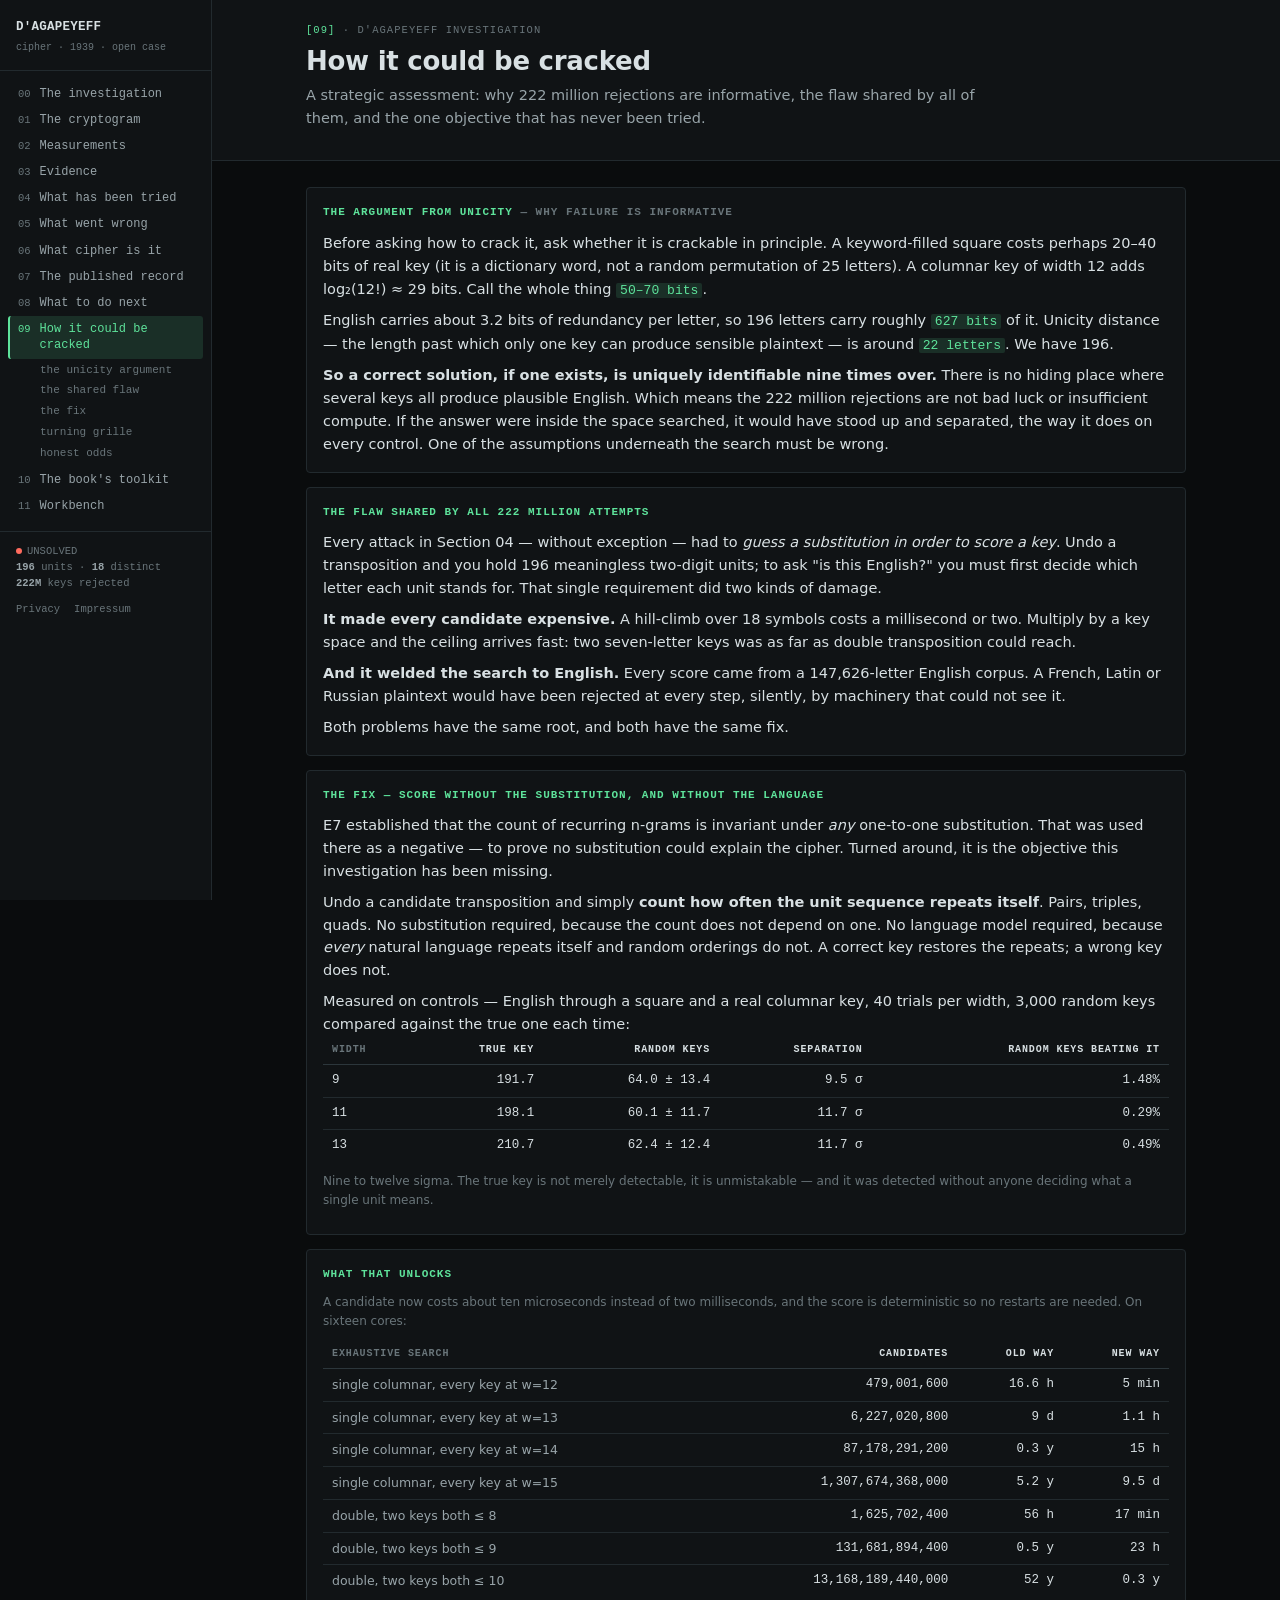
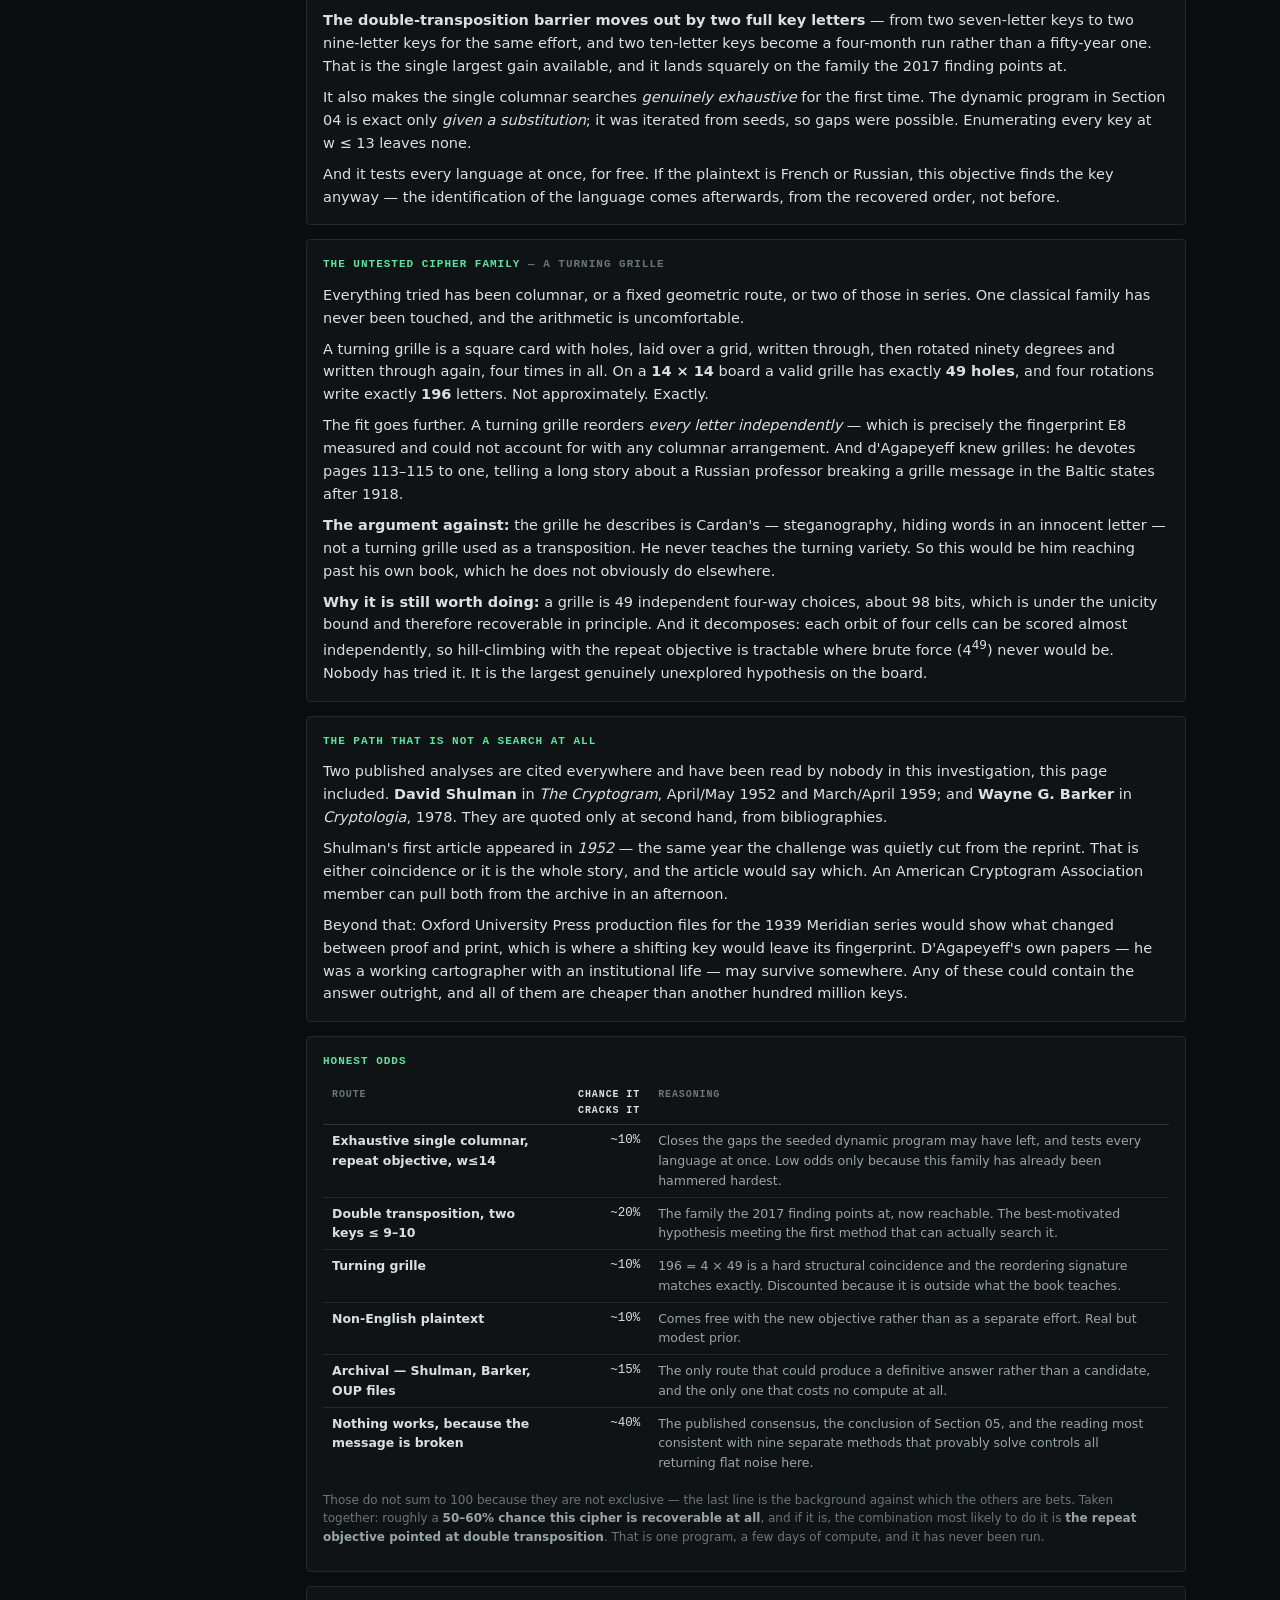
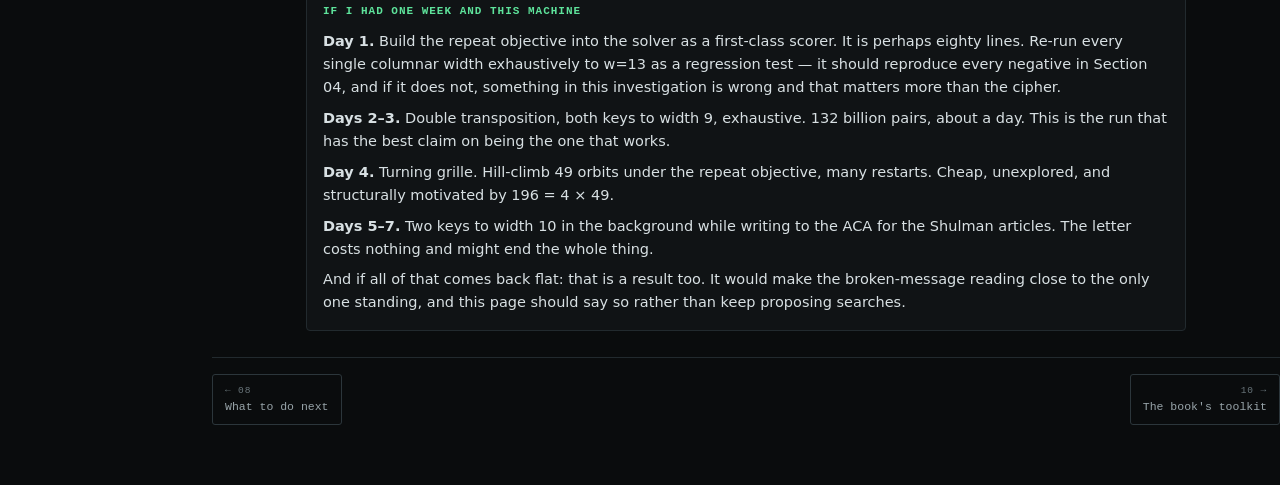
<file: docs/09-assessment.html>
<!doctype html>
<html lang="en"><head>
<meta charset="utf-8"><meta name="viewport" content="width=device-width, initial-scale=1">
<title>How it could be cracked &middot; D'Agapeyeff</title>
<link rel="icon" href="./favicon.ico">
<link rel="stylesheet" href="assets/style.css">
</head>
<body data-page="09-assessment.html">
<div class="mbar">
  <button class="navtoggle" id="navtoggle" type="button" aria-expanded="false">&#9776; menu</button>
  <span class="cur">[09] How it could be cracked</span>
</div>
<div class="scrim" id="scrim"></div>
<div class="shell">
<aside class="side" id="side" aria-label="Contents">
  <button class="navtoggle navclose" id="navclose" type="button">&times; close</button>
  <div class="brand"><a href="index.html">
    <div class="t">D&#39;AGAPEYEFF</div><div class="s">cipher &middot; 1939 &middot; open case</div></a></div>
  <ol class="navlist">
<li><a href="index.html"><span class="n">00</span><span>The investigation</span></a>
</li>
<li><a href="01-cryptogram.html"><span class="n">01</span><span>The cryptogram</span></a>
</li>
<li><a href="02-measurements.html"><span class="n">02</span><span>Measurements</span></a>
</li>
<li><a href="03-evidence.html"><span class="n">03</span><span>Evidence</span></a>
</li>
<li><a href="04-attacks.html"><span class="n">04</span><span>What has been tried</span></a>
</li>
<li><a href="05-what-went-wrong.html"><span class="n">05</span><span>What went wrong</span></a>
</li>
<li><a href="06-verdict.html"><span class="n">06</span><span>What cipher is it</span></a>
</li>
<li><a href="07-record.html"><span class="n">07</span><span>The published record</span></a>
</li>
<li><a href="08-next.html"><span class="n">08</span><span>What to do next</span></a>
</li>
<li><a href="09-assessment.html"><span class="n">09</span><span>How it could be cracked</span></a>
<ul class="navsub">
<li><a href="#unicity">the unicity argument</a></li>
<li><a href="#flaw">the shared flaw</a></li>
<li><a href="#fix">the fix</a></li>
<li><a href="#grille">turning grille</a></li>
<li><a href="#odds">honest odds</a></li>
</ul>
</li>
<li><a href="10-book.html"><span class="n">10</span><span>The book&#x27;s toolkit</span></a>
</li>
<li><a href="11-workbench.html"><span class="n">11</span><span>Workbench</span></a>
</li>
</ol>
  <div class="sidefoot" id="sidestat"></div>
  <div class="sidelegal"><a href="https://bugfishtm.github.io/privacy.html">Privacy</a><a href="https://bugfishtm.github.io/impressum.html">Impressum</a></div>
</aside>
<main class="main">
<div class="phead"><div class="wrap">
  <div class="crumb"><span class="sec">[09]</span> &middot; D&#39;AGAPEYEFF INVESTIGATION</div>
  <h1>How it could be cracked</h1>
  <p class="lede">A strategic assessment: why 222 million rejections are informative, the flaw shared by all of them, and the one objective that has never been tried.</p>
</div></div>
<div class="wrap">
<div class="panel">
      <h3 id="unicity">The argument from unicity <span class="dim">&mdash; why failure is informative</span></h3>
      <div class="tight">
      <p>Before asking how to crack it, ask whether it is crackable in principle. A keyword-filled square
      costs perhaps 20&ndash;40 bits of real key (it is a dictionary word, not a random permutation of 25
      letters). A columnar key of width 12 adds log&#8322;(12!) &asymp; 29 bits. Call the whole thing
      <span class="num">50&ndash;70 bits</span>.</p>
      <p>English carries about 3.2 bits of redundancy per letter, so 196 letters carry roughly
      <span class="num">627 bits</span> of it. Unicity distance &mdash; the length past which only one key
      can produce sensible plaintext &mdash; is around <span class="num">22 letters</span>. We have 196.</p>
      <p><b>So a correct solution, if one exists, is uniquely identifiable nine times over.</b> There is no
      hiding place where several keys all produce plausible English. Which means the 222 million rejections
      are not bad luck or insufficient compute. If the answer were inside the space searched, it would have
      stood up and separated, the way it does on every control. One of the assumptions underneath the search
      must be wrong.</p>
      </div>
    </div>

    <div class="panel">
      <h3 id="flaw">The flaw shared by all 222 million attempts</h3>
      <div class="tight">
      <p>Every attack in Section 04 &mdash; without exception &mdash; had to <em>guess a substitution in order
      to score a key</em>. Undo a transposition and you hold 196 meaningless two-digit units; to ask "is this
      English?" you must first decide which letter each unit stands for. That single requirement did two kinds
      of damage.</p>
      <p><b>It made every candidate expensive.</b> A hill-climb over 18 symbols costs a millisecond or two.
      Multiply by a key space and the ceiling arrives fast: two seven-letter keys was as far as double
      transposition could reach.</p>
      <p><b>And it welded the search to English.</b> Every score came from a 147,626-letter English corpus. A
      French, Latin or Russian plaintext would have been rejected at every step, silently, by machinery that
      could not see it.</p>
      <p>Both problems have the same root, and both have the same fix.</p>
      </div>
    </div>

    <div class="panel">
      <h3 id="fix">The fix &mdash; score without the substitution, and without the language</h3>
      <div class="tight">
      <p>E7 established that the count of recurring n-grams is invariant under <em>any</em> one-to-one
      substitution. That was used there as a negative &mdash; to prove no substitution could explain the
      cipher. Turned around, it is the objective this investigation has been missing.</p>
      <p>Undo a candidate transposition and simply <b>count how often the unit sequence repeats itself</b>.
      Pairs, triples, quads. No substitution required, because the count does not depend on one. No language
      model required, because <em>every</em> natural language repeats itself and random orderings do not. A
      correct key restores the repeats; a wrong key does not.</p>
      <p>Measured on controls &mdash; English through a square and a real columnar key, 40 trials per width,
      3,000 random keys compared against the true one each time:</p>
      </div>
      <div class="scroll"><table>
        <tr><th>width</th><th class="n">true key</th><th class="n">random keys</th><th class="n">separation</th><th class="n">random keys beating it</th></tr>
        <tr><td class="mono">9</td><td class="n">191.7</td><td class="n">64.0 &plusmn; 13.4</td><td class="n">9.5 &sigma;</td><td class="n">1.48%</td></tr>
        <tr><td class="mono">11</td><td class="n">198.1</td><td class="n">60.1 &plusmn; 11.7</td><td class="n">11.7 &sigma;</td><td class="n">0.29%</td></tr>
        <tr><td class="mono">13</td><td class="n">210.7</td><td class="n">62.4 &plusmn; 12.4</td><td class="n">11.7 &sigma;</td><td class="n">0.49%</td></tr>
      </table></div>
      <p class="hint" style="margin-top:10px">Nine to twelve sigma. The true key is not merely detectable, it
      is unmistakable &mdash; and it was detected without anyone deciding what a single unit means.</p>
    </div>

    <div class="panel">
      <h3>What that unlocks</h3>
      <p class="hint" style="margin-bottom:10px">A candidate now costs about ten microseconds instead of two
      milliseconds, and the score is deterministic so no restarts are needed. On sixteen cores:</p>
      <div class="scroll"><table>
        <tr><th>exhaustive search</th><th class="n">candidates</th><th class="n">old way</th><th class="n">new way</th></tr>
        <tr><td>single columnar, every key at w=12</td><td class="n">479,001,600</td><td class="n">16.6 h</td><td class="n">5 min</td></tr>
        <tr><td>single columnar, every key at w=13</td><td class="n">6,227,020,800</td><td class="n">9 d</td><td class="n">1.1 h</td></tr>
        <tr><td>single columnar, every key at w=14</td><td class="n">87,178,291,200</td><td class="n">0.3 y</td><td class="n">15 h</td></tr>
        <tr><td>single columnar, every key at w=15</td><td class="n">1,307,674,368,000</td><td class="n">5.2 y</td><td class="n">9.5 d</td></tr>
        <tr><td>double, two keys both &le; 8</td><td class="n">1,625,702,400</td><td class="n">56 h</td><td class="n">17 min</td></tr>
        <tr><td>double, two keys both &le; 9</td><td class="n">131,681,894,400</td><td class="n">0.5 y</td><td class="n">23 h</td></tr>
        <tr><td>double, two keys both &le; 10</td><td class="n">13,168,189,440,000</td><td class="n">52 y</td><td class="n">0.3 y</td></tr>
      </table></div>
      <div class="tight" style="margin-top:12px">
      <p><b>The double-transposition barrier moves out by two full key letters</b> &mdash; from two seven-letter
      keys to two nine-letter keys for the same effort, and two ten-letter keys become a four-month run rather
      than a fifty-year one. That is the single largest gain available, and it lands squarely on the family the
      2017 finding points at.</p>
      <p>It also makes the single columnar searches <em>genuinely exhaustive</em> for the first time. The
      dynamic program in Section 04 is exact only <em>given a substitution</em>; it was iterated from seeds, so
      gaps were possible. Enumerating every key at w&nbsp;&le;&nbsp;13 leaves none.</p>
      <p>And it tests every language at once, for free. If the plaintext is French or Russian, this objective
      finds the key anyway &mdash; the identification of the language comes afterwards, from the recovered
      order, not before.</p>
      </div>
    </div>

    <div class="panel">
      <h3 id="grille">The untested cipher family <span class="dim">&mdash; a turning grille</span></h3>
      <div class="tight">
      <p>Everything tried has been columnar, or a fixed geometric route, or two of those in series. One
      classical family has never been touched, and the arithmetic is uncomfortable.</p>
      <p>A turning grille is a square card with holes, laid over a grid, written through, then rotated ninety
      degrees and written through again, four times in all. On a <b>14&nbsp;&times;&nbsp;14</b> board a valid
      grille has exactly <b>49 holes</b>, and four rotations write exactly <b>196</b> letters. Not
      approximately. Exactly.</p>
      <p>The fit goes further. A turning grille reorders <em>every letter independently</em> &mdash; which is
      precisely the fingerprint E8 measured and could not account for with any columnar arrangement. And
      d'Agapeyeff knew grilles: he devotes pages 113&ndash;115 to one, telling a long story about a Russian
      professor breaking a grille message in the Baltic states after 1918.</p>
      <p><b>The argument against:</b> the grille he describes is Cardan's &mdash; steganography, hiding words in
      an innocent letter &mdash; not a turning grille used as a transposition. He never teaches the turning
      variety. So this would be him reaching past his own book, which he does not obviously do elsewhere.</p>
      <p><b>Why it is still worth doing:</b> a grille is 49 independent four-way choices, about 98 bits, which
      is under the unicity bound and therefore recoverable in principle. And it decomposes: each orbit of four
      cells can be scored almost independently, so hill-climbing with the repeat objective is tractable where
      brute force (4<sup>49</sup>) never would be. Nobody has tried it. It is the largest genuinely unexplored
      hypothesis on the board.</p>
      </div>
    </div>

    <div class="panel">
      <h3>The path that is not a search at all</h3>
      <div class="tight">
      <p>Two published analyses are cited everywhere and have been read by nobody in this investigation, this
      page included. <b>David Shulman</b> in <i>The Cryptogram</i>, April/May 1952 and March/April 1959; and
      <b>Wayne G. Barker</b> in <i>Cryptologia</i>, 1978. They are quoted only at second hand, from
      bibliographies.</p>
      <p>Shulman's first article appeared in <em>1952</em> &mdash; the same year the challenge was quietly cut
      from the reprint. That is either coincidence or it is the whole story, and the article would say which.
      An American Cryptogram Association member can pull both from the archive in an afternoon.</p>
      <p>Beyond that: Oxford University Press production files for the 1939 Meridian series would show what
      changed between proof and print, which is where a shifting key would leave its fingerprint.
      D'Agapeyeff's own papers &mdash; he was a working cartographer with an institutional life &mdash; may
      survive somewhere. Any of these could contain the answer outright, and all of them are cheaper than
      another hundred million keys.</p>
      </div>
    </div>

    <div class="panel">
      <h3 id="odds">Honest odds</h3>
      <div class="scroll"><table>
        <tr><th>route</th><th class="n">chance it cracks it</th><th>reasoning</th></tr>
        <tr>
          <td><b>Exhaustive single columnar, repeat objective, w&le;14</b></td>
          <td class="n">~10%</td>
          <td>Closes the gaps the seeded dynamic program may have left, and tests every language at once.
          Low odds only because this family has already been hammered hardest.</td>
        </tr>
        <tr>
          <td><b>Double transposition, two keys &le; 9&ndash;10</b></td>
          <td class="n">~20%</td>
          <td>The family the 2017 finding points at, now reachable. The best-motivated hypothesis meeting the
          first method that can actually search it.</td>
        </tr>
        <tr>
          <td><b>Turning grille</b></td>
          <td class="n">~10%</td>
          <td>196 = 4 &times; 49 is a hard structural coincidence and the reordering signature matches exactly.
          Discounted because it is outside what the book teaches.</td>
        </tr>
        <tr>
          <td><b>Non-English plaintext</b></td>
          <td class="n">~10%</td>
          <td>Comes free with the new objective rather than as a separate effort. Real but modest prior.</td>
        </tr>
        <tr>
          <td><b>Archival &mdash; Shulman, Barker, OUP files</b></td>
          <td class="n">~15%</td>
          <td>The only route that could produce a definitive answer rather than a candidate, and the only one
          that costs no compute at all.</td>
        </tr>
        <tr>
          <td><b>Nothing works, because the message is broken</b></td>
          <td class="n">~40%</td>
          <td>The published consensus, the conclusion of Section 05, and the reading most consistent with nine
          separate methods that provably solve controls all returning flat noise here.</td>
        </tr>
      </table></div>
      <p class="hint" style="margin-top:12px">Those do not sum to 100 because they are not exclusive &mdash;
      the last line is the background against which the others are bets. Taken together: roughly a
      <b>50&ndash;60% chance this cipher is recoverable at all</b>, and if it is, the combination most likely to
      do it is <b>the repeat objective pointed at double transposition</b>. That is one program, a few days of
      compute, and it has never been run.</p>
    </div>

    <div class="panel">
      <h3>If I had one week and this machine</h3>
      <div class="tight">
      <p><b>Day 1.</b> Build the repeat objective into the solver as a first-class scorer. It is perhaps eighty
      lines. Re-run every single columnar width exhaustively to w=13 as a regression test &mdash; it should
      reproduce every negative in Section 04, and if it does not, something in this investigation is wrong and
      that matters more than the cipher.</p>
      <p><b>Days 2&ndash;3.</b> Double transposition, both keys to width 9, exhaustive. 132 billion pairs, about
      a day. This is the run that has the best claim on being the one that works.</p>
      <p><b>Day 4.</b> Turning grille. Hill-climb 49 orbits under the repeat objective, many restarts. Cheap,
      unexplored, and structurally motivated by 196 = 4 &times; 49.</p>
      <p><b>Days 5&ndash;7.</b> Two keys to width 10 in the background while writing to the ACA for the Shulman
      articles. The letter costs nothing and might end the whole thing.</p>
      <p>And if all of that comes back flat: that is a result too. It would make the broken-message reading
      close to the only one standing, and this page should say so rather than keep proposing searches.</p>
      </div>
    </div>

  </div>
<div class="pagenav"><a href="08-next.html"><span class="lbl">&larr; 08</span>What to do next</a><a href="10-book.html" style="text-align:right"><span class="lbl">10 &rarr;</span>The book&#x27;s toolkit</a></div>
</div>
</main>
</div>
<script src="assets/data.js"></script>
<script src="assets/app.js"></script>

</body></html>
</file>
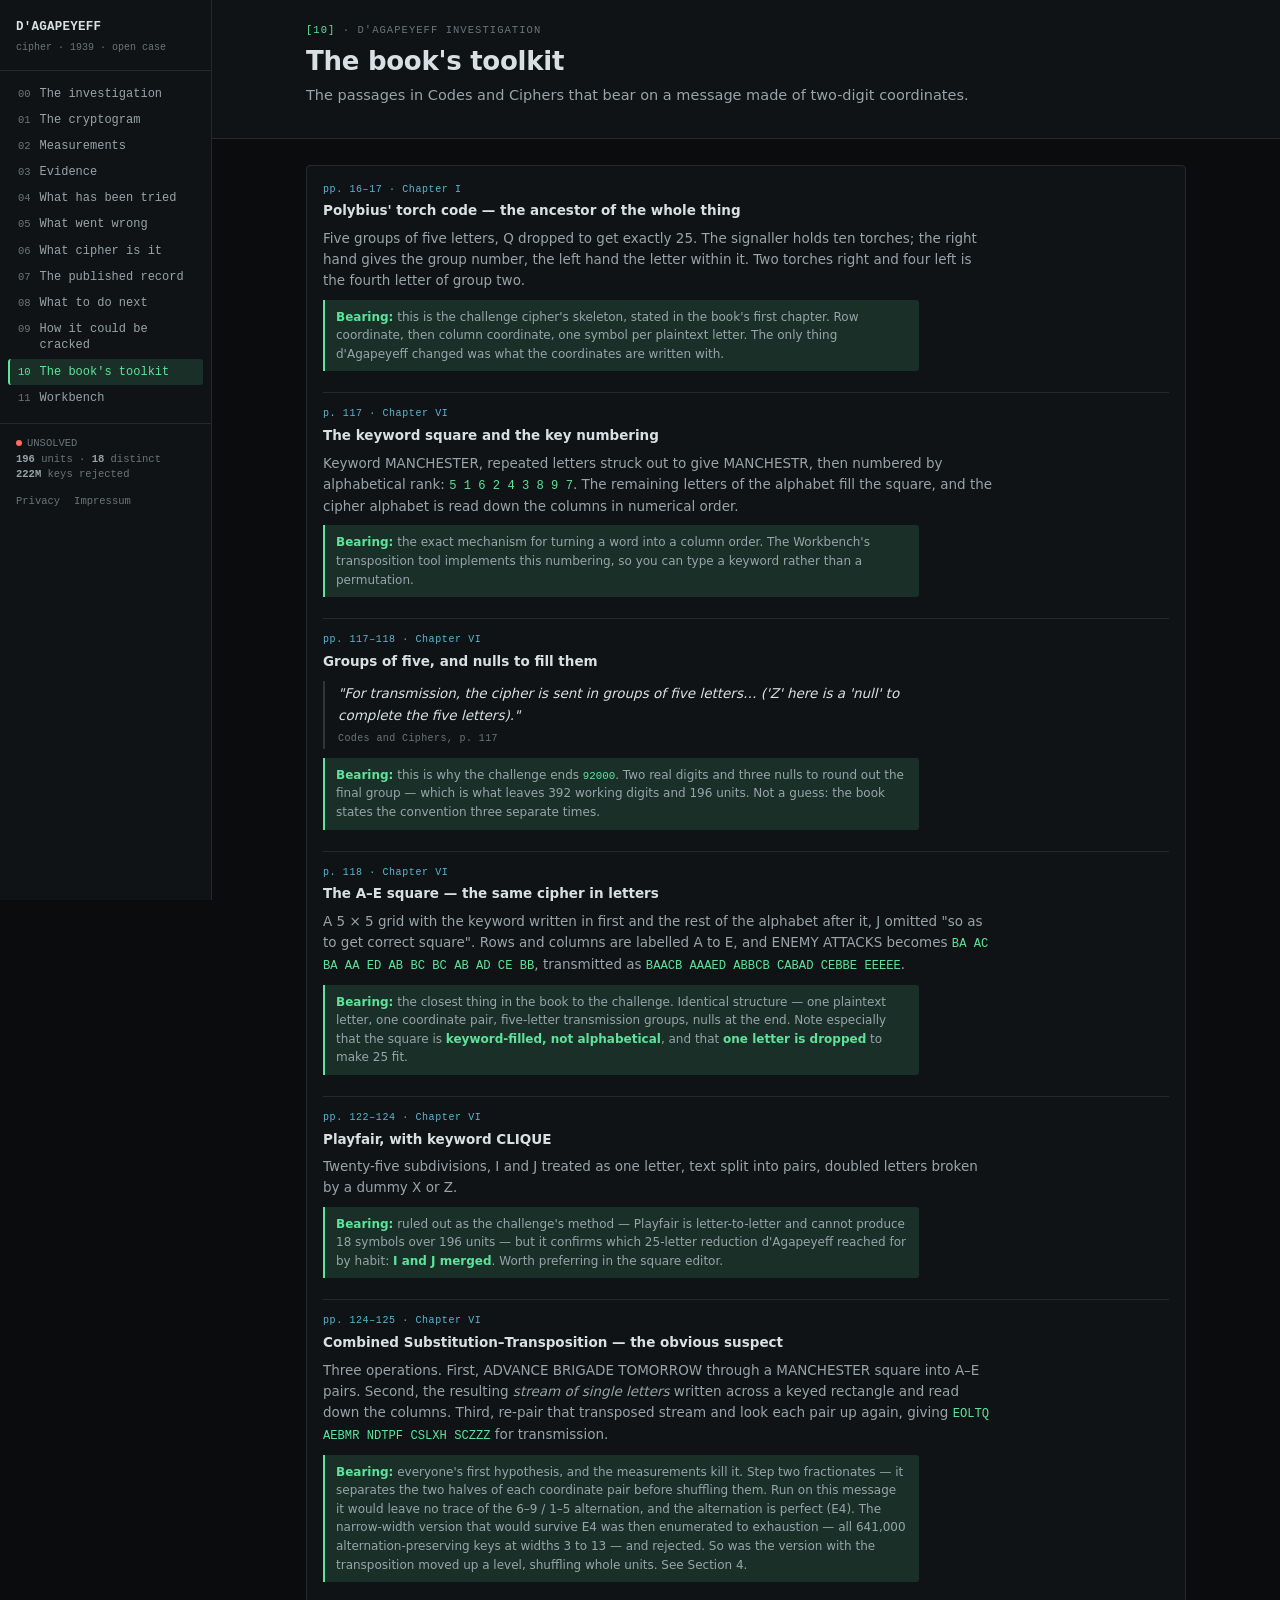
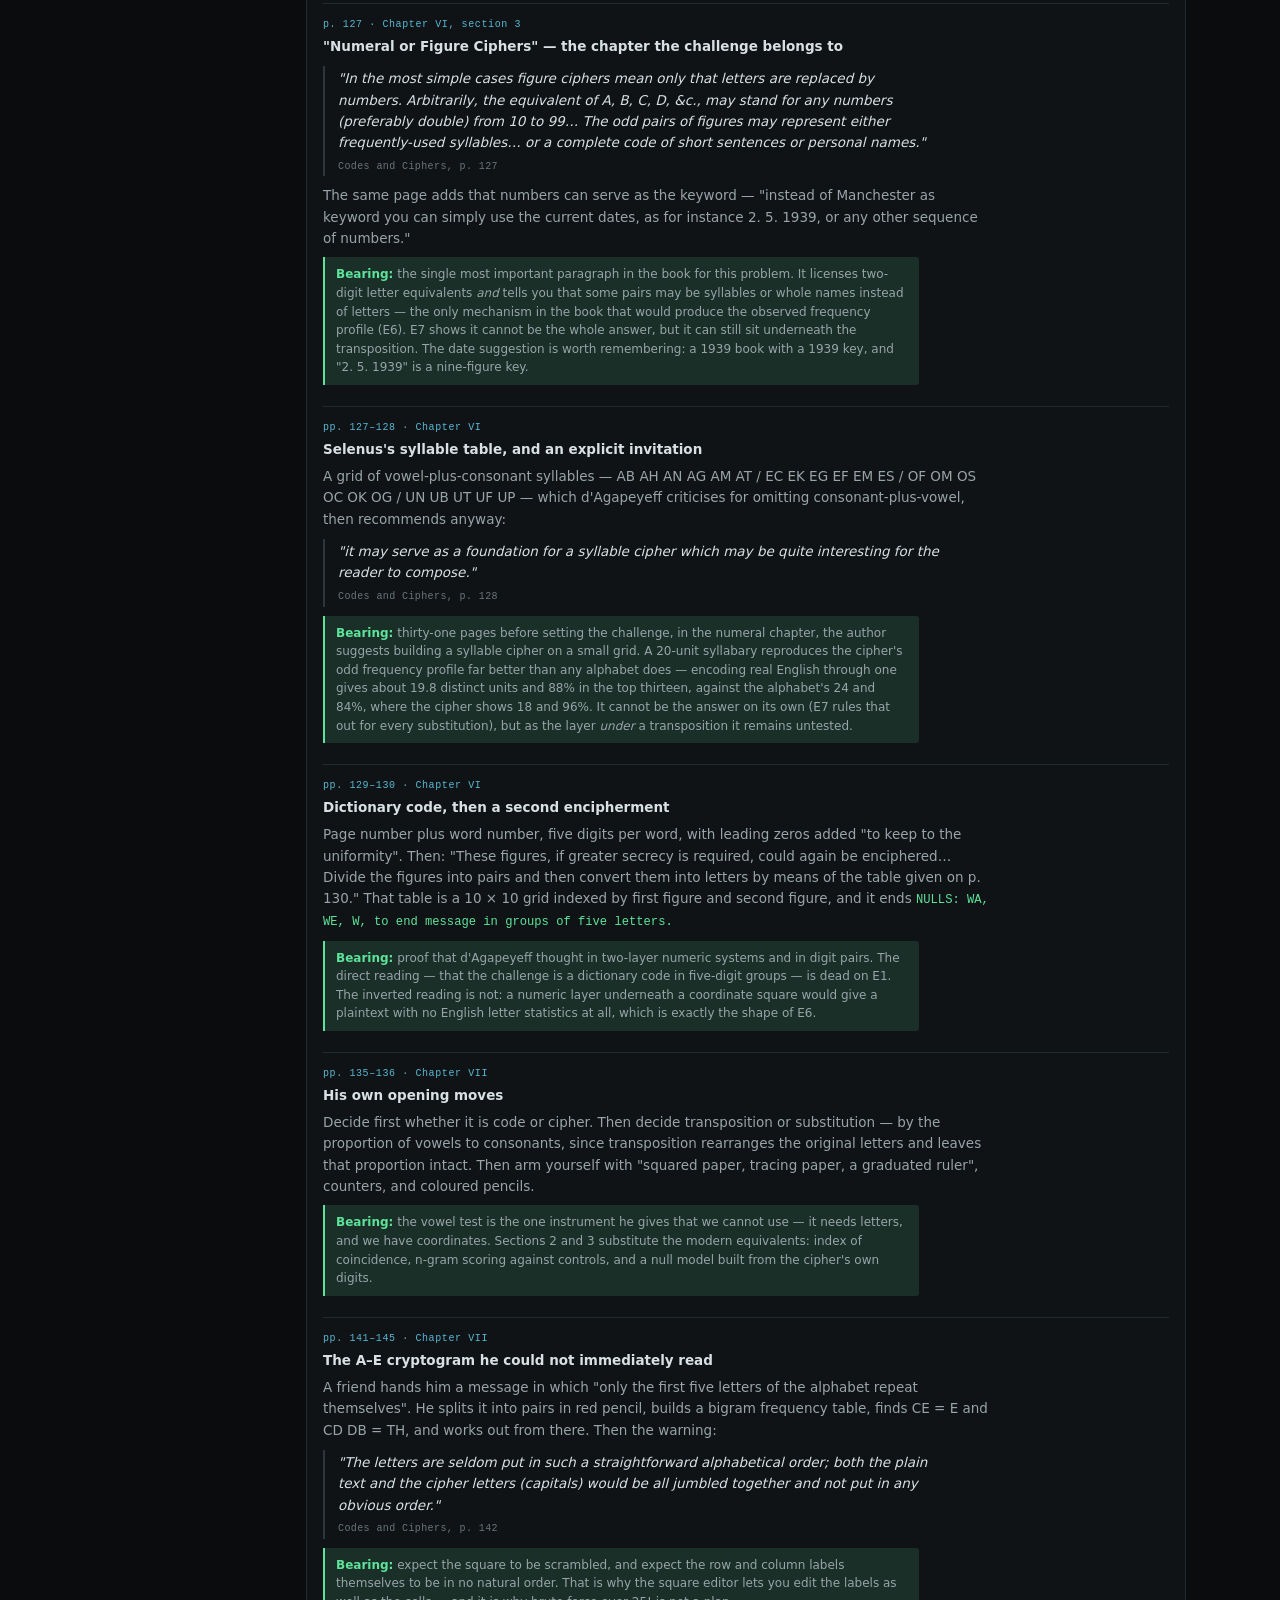
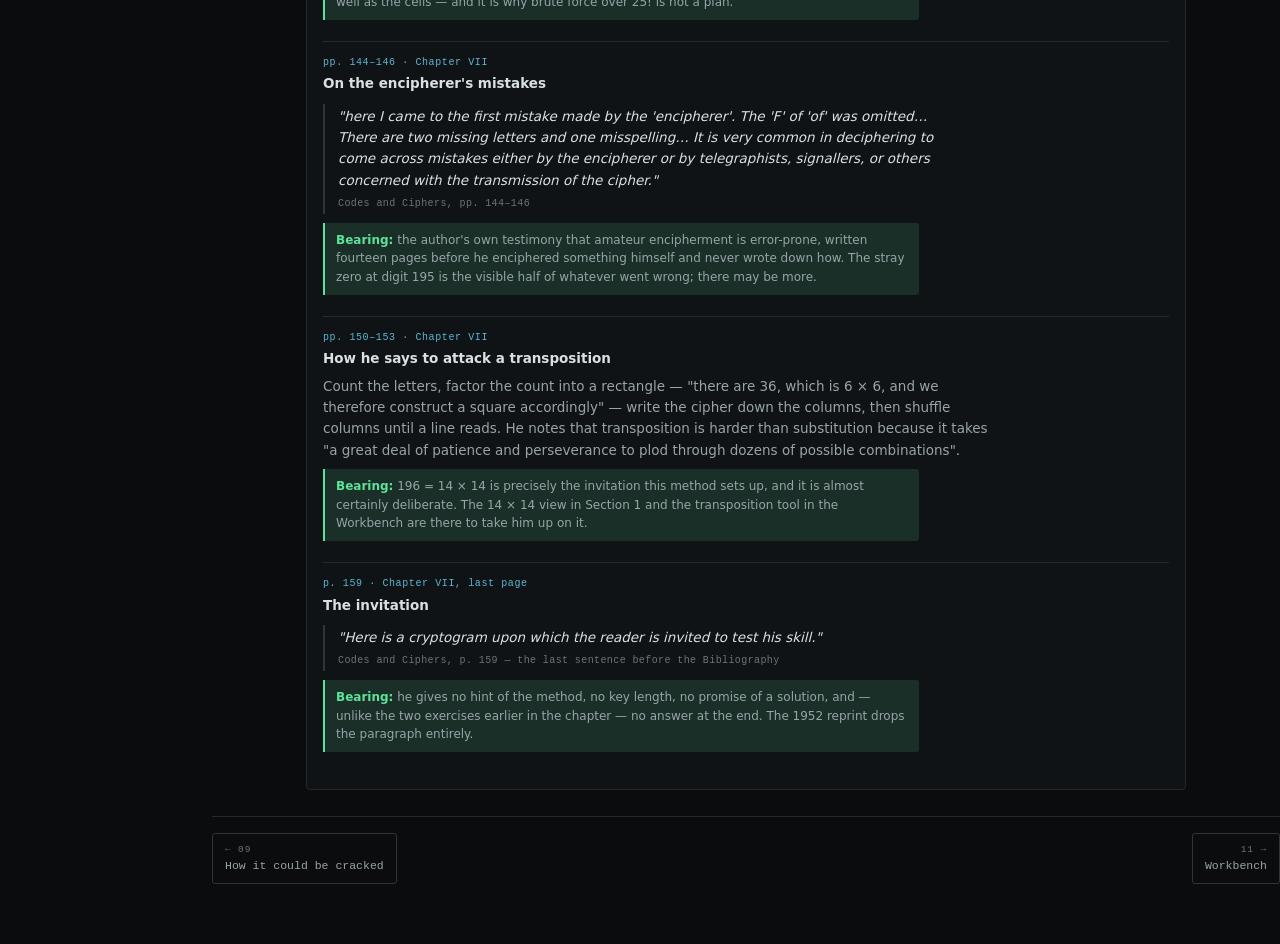
<file: docs/10-book.html>
<!doctype html>
<html lang="en"><head>
<meta charset="utf-8"><meta name="viewport" content="width=device-width, initial-scale=1">
<title>The book&#x27;s toolkit &middot; D'Agapeyeff</title>
<link rel="icon" href="./favicon.ico">
<link rel="stylesheet" href="assets/style.css">
</head>
<body data-page="10-book.html">
<div class="mbar">
  <button class="navtoggle" id="navtoggle" type="button" aria-expanded="false">&#9776; menu</button>
  <span class="cur">[10] The book&#x27;s toolkit</span>
</div>
<div class="scrim" id="scrim"></div>
<div class="shell">
<aside class="side" id="side" aria-label="Contents">
  <button class="navtoggle navclose" id="navclose" type="button">&times; close</button>
  <div class="brand"><a href="index.html">
    <div class="t">D&#39;AGAPEYEFF</div><div class="s">cipher &middot; 1939 &middot; open case</div></a></div>
  <ol class="navlist">
<li><a href="index.html"><span class="n">00</span><span>The investigation</span></a>
</li>
<li><a href="01-cryptogram.html"><span class="n">01</span><span>The cryptogram</span></a>
</li>
<li><a href="02-measurements.html"><span class="n">02</span><span>Measurements</span></a>
</li>
<li><a href="03-evidence.html"><span class="n">03</span><span>Evidence</span></a>
</li>
<li><a href="04-attacks.html"><span class="n">04</span><span>What has been tried</span></a>
</li>
<li><a href="05-what-went-wrong.html"><span class="n">05</span><span>What went wrong</span></a>
</li>
<li><a href="06-verdict.html"><span class="n">06</span><span>What cipher is it</span></a>
</li>
<li><a href="07-record.html"><span class="n">07</span><span>The published record</span></a>
</li>
<li><a href="08-next.html"><span class="n">08</span><span>What to do next</span></a>
</li>
<li><a href="09-assessment.html"><span class="n">09</span><span>How it could be cracked</span></a>
</li>
<li><a href="10-book.html"><span class="n">10</span><span>The book&#x27;s toolkit</span></a>
</li>
<li><a href="11-workbench.html"><span class="n">11</span><span>Workbench</span></a>
</li>
</ol>
  <div class="sidefoot" id="sidestat"></div>
  <div class="sidelegal"><a href="https://bugfishtm.github.io/privacy.html">Privacy</a><a href="https://bugfishtm.github.io/impressum.html">Impressum</a></div>
</aside>
<main class="main">
<div class="phead"><div class="wrap">
  <div class="crumb"><span class="sec">[10]</span> &middot; D&#39;AGAPEYEFF INVESTIGATION</div>
  <h1>The book&#x27;s toolkit</h1>
  <p class="lede">The passages in Codes and Ciphers that bear on a message made of two-digit coordinates.</p>
</div></div>
<div class="wrap">
<div class="panel">

      <div class="note">
        <div class="pg">pp. 16&ndash;17 &middot; Chapter I</div>
        <h4>Polybius' torch code &mdash; the ancestor of the whole thing</h4>
        <p>Five groups of five letters, Q dropped to get exactly 25. The signaller holds ten torches; the right
        hand gives the group number, the left hand the letter within it. Two torches right and four left is the
        fourth letter of group two.</p>
        <div class="rel"><b>Bearing:</b> this is the challenge cipher's skeleton, stated in the book's
        first chapter. Row coordinate, then column coordinate, one symbol per plaintext letter. The only thing
        d'Agapeyeff changed was what the coordinates are written with.</div>
      </div>

      <div class="note">
        <div class="pg">p. 117 &middot; Chapter VI</div>
        <h4>The keyword square and the key numbering</h4>
        <p>Keyword MANCHESTER, repeated letters struck out to give MANCHESTR, then numbered by alphabetical
        rank: <span class="num">5 1 6 2 4 3 8 9 7</span>. The remaining letters of the alphabet fill the square,
        and the cipher alphabet is read down the columns in numerical order.</p>
        <div class="rel"><b>Bearing:</b> the exact mechanism for turning a word into a column order.
        The Workbench's transposition tool implements this numbering, so you can type a keyword rather than a
        permutation.</div>
      </div>

      <div class="note">
        <div class="pg">pp. 117&ndash;118 &middot; Chapter VI</div>
        <h4>Groups of five, and nulls to fill them</h4>
        <blockquote>"For transmission, the cipher is sent in groups of five letters&hellip; ('Z' here is a
        'null' to complete the five letters)."<cite>Codes and Ciphers, p. 117</cite></blockquote>
        <div class="rel"><b>Bearing:</b> this is why the challenge ends
        <span class="num">92000</span>. Two real digits and three nulls to round out the final group &mdash;
        which is what leaves 392 working digits and 196 units. Not a guess: the book states the convention
        three separate times.</div>
      </div>

      <div class="note">
        <div class="pg">p. 118 &middot; Chapter VI</div>
        <h4>The A&ndash;E square &mdash; the same cipher in letters</h4>
        <p>A 5&nbsp;&times;&nbsp;5 grid with the keyword written in first and the rest of the alphabet after it,
        J omitted "so as to get correct square". Rows and columns are labelled A to E, and ENEMY ATTACKS becomes
        <span class="num">BA AC BA AA ED AB BC BC AB AD CE BB</span>, transmitted as
        <span class="num">BAACB AAAED ABBCB CABAD CEBBE EEEEE</span>.</p>
        <div class="rel"><b>Bearing:</b> the closest thing in the book to the challenge. Identical
        structure &mdash; one plaintext letter, one coordinate pair, five-letter transmission groups, nulls at
        the end. Note especially that the square is <b>keyword-filled, not alphabetical</b>, and that
        <b>one letter is dropped</b> to make 25 fit.</div>
      </div>

      <div class="note">
        <div class="pg">pp. 122&ndash;124 &middot; Chapter VI</div>
        <h4>Playfair, with keyword CLIQUE</h4>
        <p>Twenty-five subdivisions, I and J treated as one letter, text split into pairs, doubled letters
        broken by a dummy X or Z.</p>
        <div class="rel"><b>Bearing:</b> ruled out as the challenge's method &mdash; Playfair is
        letter-to-letter and cannot produce 18 symbols over 196 units &mdash; but it confirms which 25-letter
        reduction d'Agapeyeff reached for by habit: <b>I and J merged</b>. Worth preferring in the square editor.</div>
      </div>

      <div class="note">
        <div class="pg">pp. 124&ndash;125 &middot; Chapter VI</div>
        <h4>Combined Substitution&ndash;Transposition &mdash; the obvious suspect</h4>
        <p>Three operations. First, ADVANCE BRIGADE TOMORROW through a MANCHESTER square into A&ndash;E pairs.
        Second, the resulting <em>stream of single letters</em> written across a keyed rectangle and read down
        the columns. Third, re-pair that transposed stream and look each pair up again, giving
        <span class="num">EOLTQ AEBMR NDTPF CSLXH SCZZZ</span> for transmission.</p>
        <div class="rel"><b>Bearing:</b> everyone's first hypothesis, and the measurements kill it.
        Step two fractionates &mdash; it separates the two halves of each coordinate pair before shuffling them.
        Run on this message it would leave no trace of the 6&ndash;9 / 1&ndash;5 alternation, and the
        alternation is perfect (E4). The narrow-width version that would survive E4 was then enumerated to
        exhaustion &mdash; all 641,000 alternation-preserving keys at widths 3 to 13 &mdash; and rejected. So
        was the version with the transposition moved up a level, shuffling whole units. See Section 4.</div>
      </div>

      <div class="note">
        <div class="pg">p. 127 &middot; Chapter VI, section 3</div>
        <h4>"Numeral or Figure Ciphers" &mdash; the chapter the challenge belongs to</h4>
        <blockquote>"In the most simple cases figure ciphers mean only that letters are replaced by numbers.
        Arbitrarily, the equivalent of A, B, C, D, &amp;c., may stand for any numbers (preferably double) from
        10 to 99&hellip; The odd pairs of figures may represent either frequently-used syllables&hellip; or a
        complete code of short sentences or personal names."<cite>Codes and Ciphers, p. 127</cite></blockquote>
        <p>The same page adds that numbers can serve as the keyword &mdash; "instead of Manchester as keyword
        you can simply use the current dates, as for instance 2. 5. 1939, or any other sequence of numbers."</p>
        <div class="rel"><b>Bearing:</b> the single most important paragraph in the book for this
        problem. It licenses two-digit letter equivalents <em>and</em> tells you that some pairs may be
        syllables or whole names instead of letters &mdash; the only mechanism in the book that would produce
        the observed frequency profile (E6). E7 shows it cannot be the whole answer, but it can still sit
        underneath the transposition. The date suggestion is worth remembering: a 1939 book with a 1939 key,
        and "2. 5. 1939" is a nine-figure key.</div>
      </div>

      <div class="note">
        <div class="pg">pp. 127&ndash;128 &middot; Chapter VI</div>
        <h4>Selenus's syllable table, and an explicit invitation</h4>
        <p>A grid of vowel-plus-consonant syllables &mdash; AB AH AN AG AM AT / EC EK EG EF EM ES / OF OM OS OC
        OK OG / UN UB UT UF UP &mdash; which d'Agapeyeff criticises for omitting consonant-plus-vowel, then
        recommends anyway:</p>
        <blockquote>"it may serve as a foundation for a syllable cipher which may be quite interesting for the
        reader to compose."<cite>Codes and Ciphers, p. 128</cite></blockquote>
        <div class="rel"><b>Bearing:</b> thirty-one pages before setting the challenge, in the numeral
        chapter, the author suggests building a syllable cipher on a small grid. A 20-unit syllabary reproduces
        the cipher's odd frequency profile far better than any alphabet does &mdash; encoding real English
        through one gives about 19.8 distinct units and 88% in the top thirteen, against the alphabet's 24 and
        84%, where the cipher shows 18 and 96%. It cannot be the answer on its own (E7 rules that out for every
        substitution), but as the layer <em>under</em> a transposition it remains untested.</div>
      </div>

      <div class="note">
        <div class="pg">pp. 129&ndash;130 &middot; Chapter VI</div>
        <h4>Dictionary code, then a second encipherment</h4>
        <p>Page number plus word number, five digits per word, with leading zeros added "to keep to the
        uniformity". Then: "These figures, if greater secrecy is required, could again be enciphered&hellip;
        Divide the figures into pairs and then convert them into letters by means of the table given on p. 130."
        That table is a 10&nbsp;&times;&nbsp;10 grid indexed by first figure and second figure, and it ends
        <span class="num">NULLS: WA, WE, W, to end message in groups of five letters.</span></p>
        <div class="rel"><b>Bearing:</b> proof that d'Agapeyeff thought in two-layer numeric systems and
        in digit pairs. The direct reading &mdash; that the challenge is a dictionary code in five-digit groups
        &mdash; is dead on E1. The inverted reading is not: a numeric layer underneath a coordinate square would
        give a plaintext with no English letter statistics at all, which is exactly the shape of E6.</div>
      </div>

      <div class="note">
        <div class="pg">pp. 135&ndash;136 &middot; Chapter VII</div>
        <h4>His own opening moves</h4>
        <p>Decide first whether it is code or cipher. Then decide transposition or substitution &mdash; by the
        proportion of vowels to consonants, since transposition rearranges the original letters and leaves that
        proportion intact. Then arm yourself with "squared paper, tracing paper, a graduated ruler", counters,
        and coloured pencils.</p>
        <div class="rel"><b>Bearing:</b> the vowel test is the one instrument he gives that we cannot use
        &mdash; it needs letters, and we have coordinates. Sections 2 and 3 substitute the modern equivalents:
        index of coincidence, n-gram scoring against controls, and a null model built from the cipher's own digits.</div>
      </div>

      <div class="note">
        <div class="pg">pp. 141&ndash;145 &middot; Chapter VII</div>
        <h4>The A&ndash;E cryptogram he could not immediately read</h4>
        <p>A friend hands him a message in which "only the first five letters of the alphabet repeat
        themselves". He splits it into pairs in red pencil, builds a bigram frequency table, finds CE = E and
        CD&nbsp;DB = TH, and works out from there. Then the warning:</p>
        <blockquote>"The letters are seldom put in such a straightforward alphabetical order; both the plain
        text and the cipher letters (capitals) would be all jumbled together and not put in any obvious
        order."<cite>Codes and Ciphers, p. 142</cite></blockquote>
        <div class="rel"><b>Bearing:</b> expect the square to be scrambled, and expect the row and column
        labels themselves to be in no natural order. That is why the square editor lets you edit the labels as
        well as the cells &mdash; and it is why brute force over 25! is not a plan.</div>
      </div>

      <div class="note">
        <div class="pg">pp. 144&ndash;146 &middot; Chapter VII</div>
        <h4>On the encipherer's mistakes</h4>
        <blockquote>"here I came to the first mistake made by the 'encipherer'. The 'F' of 'of' was omitted&hellip;
        There are two missing letters and one misspelling&hellip; It is very common in deciphering to come
        across mistakes either by the encipherer or by telegraphists, signallers, or others concerned with the
        transmission of the cipher."<cite>Codes and Ciphers, pp. 144&ndash;146</cite></blockquote>
        <div class="rel"><b>Bearing:</b> the author's own testimony that amateur encipherment is error-prone,
        written fourteen pages before he enciphered something himself and never wrote down how. The stray zero at
        digit 195 is the visible half of whatever went wrong; there may be more.</div>
      </div>

      <div class="note">
        <div class="pg">pp. 150&ndash;153 &middot; Chapter VII</div>
        <h4>How he says to attack a transposition</h4>
        <p>Count the letters, factor the count into a rectangle &mdash; "there are 36, which is
        6&nbsp;&times;&nbsp;6, and we therefore construct a square accordingly" &mdash; write the cipher down the
        columns, then shuffle columns until a line reads. He notes that transposition is harder than
        substitution because it takes "a great deal of patience and perseverance to plod through dozens of
        possible combinations".</p>
        <div class="rel"><b>Bearing:</b> 196 = 14&nbsp;&times;&nbsp;14 is precisely the invitation this
        method sets up, and it is almost certainly deliberate. The 14&nbsp;&times;&nbsp;14 view in Section 1 and
        the transposition tool in the Workbench are there to take him up on it.</div>
      </div>

      <div class="note">
        <div class="pg">p. 159 &middot; Chapter VII, last page</div>
        <h4>The invitation</h4>
        <blockquote>"Here is a cryptogram upon which the reader is invited to test his skill."
        <cite>Codes and Ciphers, p. 159 &mdash; the last sentence before the Bibliography</cite></blockquote>
        <div class="rel"><b>Bearing:</b> he gives no hint of the method, no key length, no promise of a
        solution, and &mdash; unlike the two exercises earlier in the chapter &mdash; no answer at the end.
        The 1952 reprint drops the paragraph entirely.</div>
      </div>

    </div>
  </div>
<div class="pagenav"><a href="09-assessment.html"><span class="lbl">&larr; 09</span>How it could be cracked</a><a href="11-workbench.html" style="text-align:right"><span class="lbl">11 &rarr;</span>Workbench</a></div>
</div>
</main>
</div>
<script src="assets/data.js"></script>
<script src="assets/app.js"></script>

</body></html>
</file>
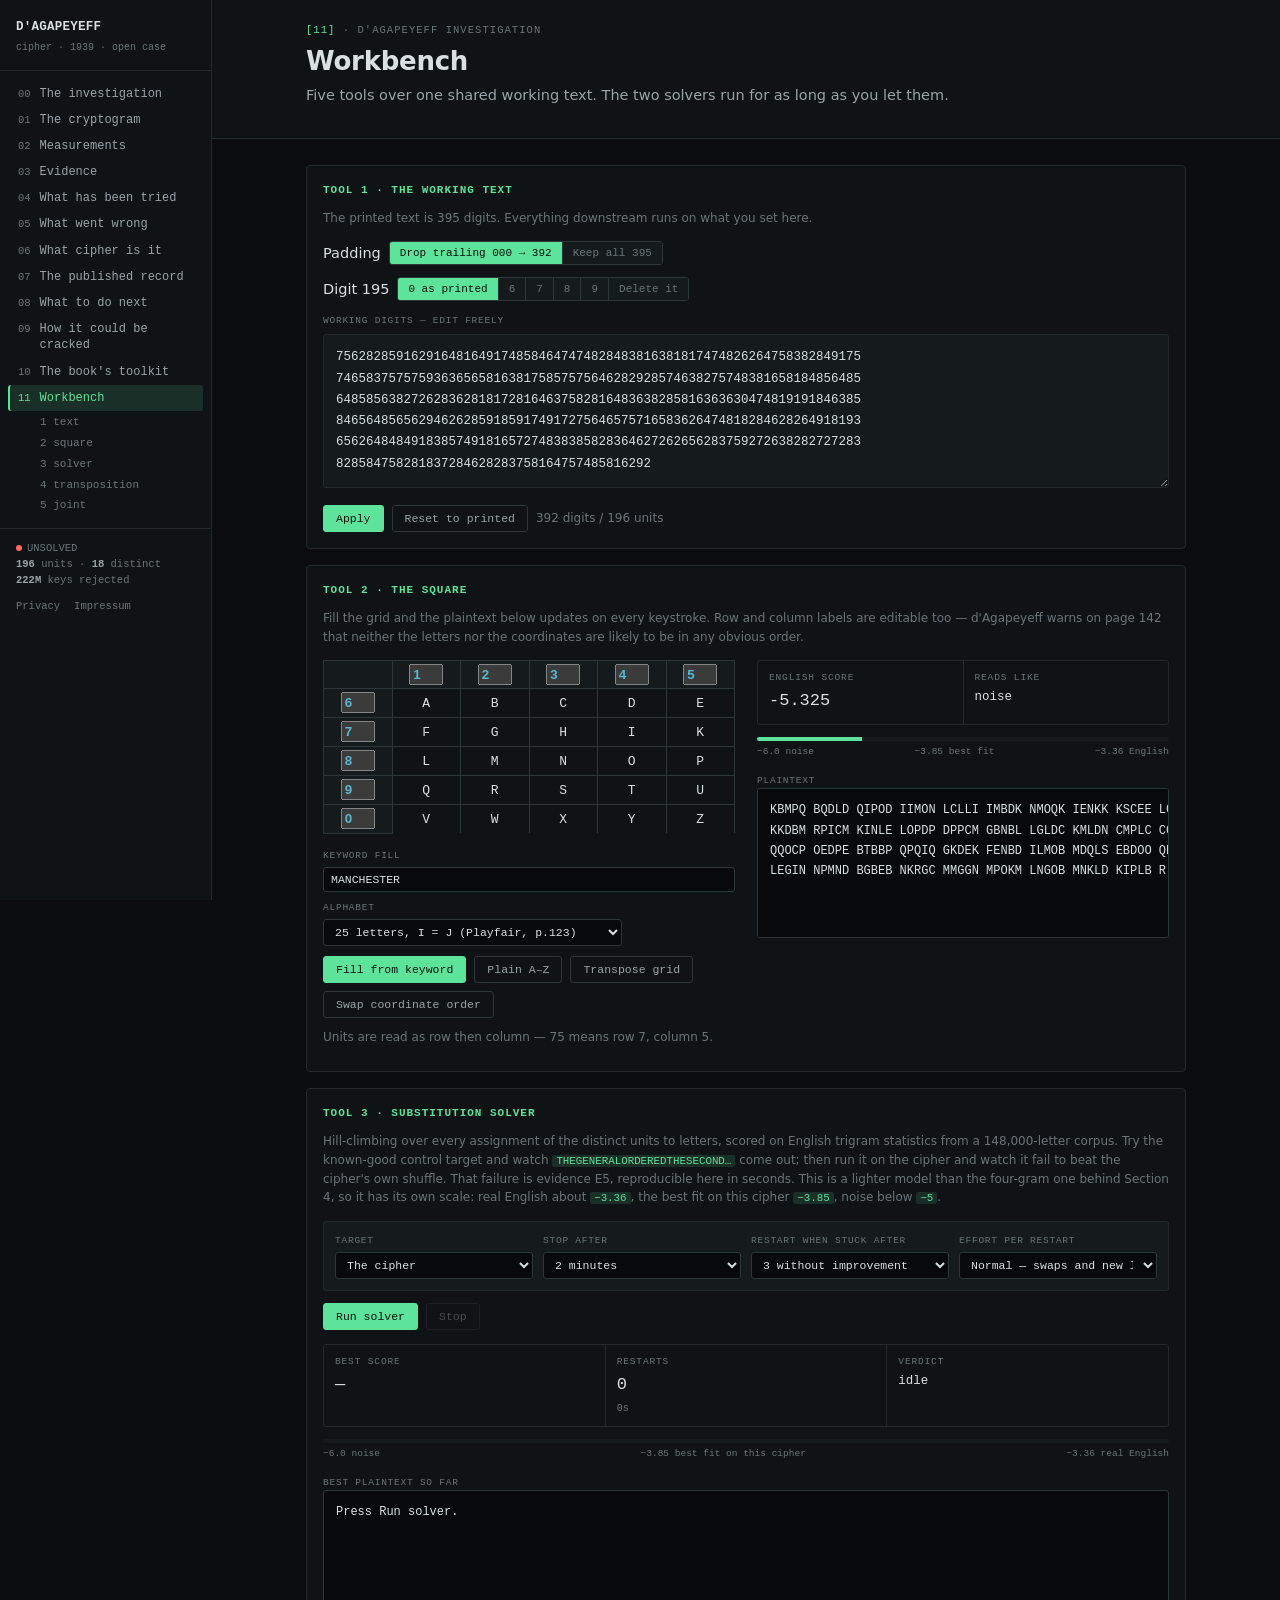
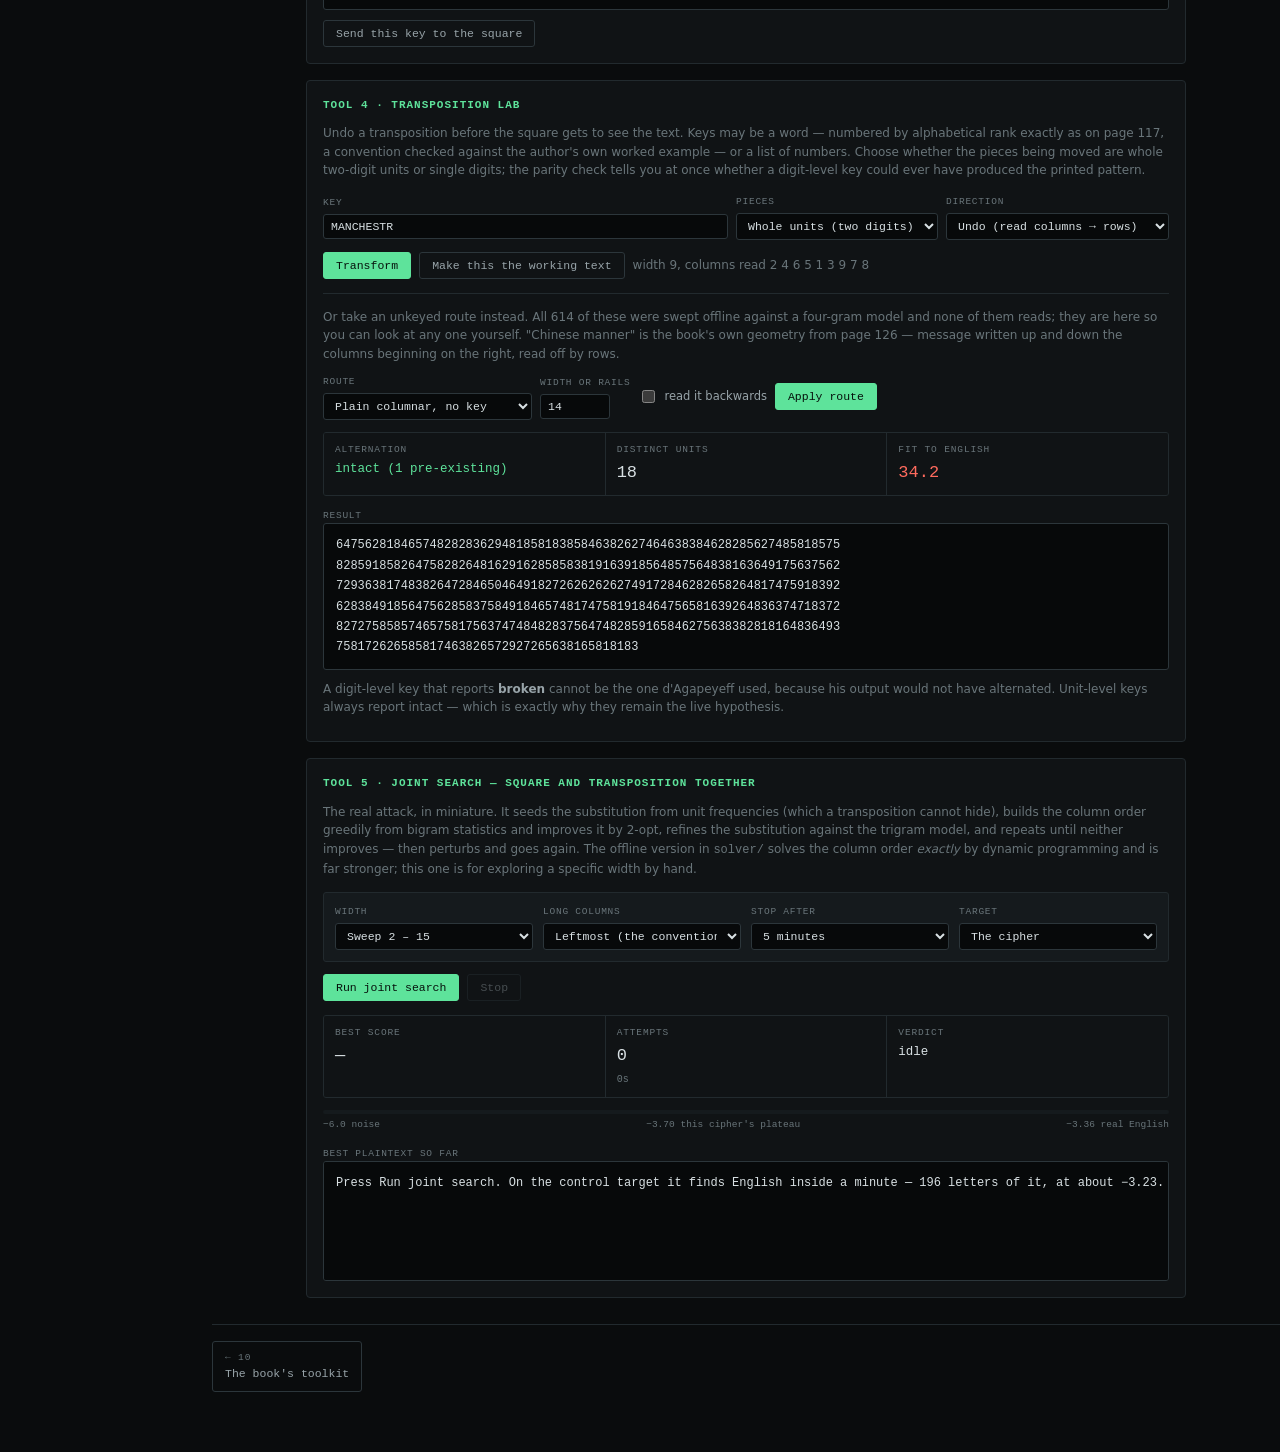
<file: docs/11-workbench.html>
<!doctype html>
<html lang="en"><head>
<meta charset="utf-8"><meta name="viewport" content="width=device-width, initial-scale=1">
<title>Workbench &middot; D'Agapeyeff</title>
<link rel="icon" href="./favicon.ico">
<link rel="stylesheet" href="assets/style.css">
</head>
<body data-page="11-workbench.html">
<div class="mbar">
  <button class="navtoggle" id="navtoggle" type="button" aria-expanded="false">&#9776; menu</button>
  <span class="cur">[11] Workbench</span>
</div>
<div class="scrim" id="scrim"></div>
<div class="shell">
<aside class="side" id="side" aria-label="Contents">
  <button class="navtoggle navclose" id="navclose" type="button">&times; close</button>
  <div class="brand"><a href="index.html">
    <div class="t">D&#39;AGAPEYEFF</div><div class="s">cipher &middot; 1939 &middot; open case</div></a></div>
  <ol class="navlist">
<li><a href="index.html"><span class="n">00</span><span>The investigation</span></a>
</li>
<li><a href="01-cryptogram.html"><span class="n">01</span><span>The cryptogram</span></a>
</li>
<li><a href="02-measurements.html"><span class="n">02</span><span>Measurements</span></a>
</li>
<li><a href="03-evidence.html"><span class="n">03</span><span>Evidence</span></a>
</li>
<li><a href="04-attacks.html"><span class="n">04</span><span>What has been tried</span></a>
</li>
<li><a href="05-what-went-wrong.html"><span class="n">05</span><span>What went wrong</span></a>
</li>
<li><a href="06-verdict.html"><span class="n">06</span><span>What cipher is it</span></a>
</li>
<li><a href="07-record.html"><span class="n">07</span><span>The published record</span></a>
</li>
<li><a href="08-next.html"><span class="n">08</span><span>What to do next</span></a>
</li>
<li><a href="09-assessment.html"><span class="n">09</span><span>How it could be cracked</span></a>
</li>
<li><a href="10-book.html"><span class="n">10</span><span>The book&#x27;s toolkit</span></a>
</li>
<li><a href="11-workbench.html"><span class="n">11</span><span>Workbench</span></a>
<ul class="navsub">
<li><a href="#t1">1 text</a></li>
<li><a href="#t2">2 square</a></li>
<li><a href="#t3">3 solver</a></li>
<li><a href="#t4">4 transposition</a></li>
<li><a href="#t5">5 joint</a></li>
</ul>
</li>
</ol>
  <div class="sidefoot" id="sidestat"></div>
  <div class="sidelegal"><a href="https://bugfishtm.github.io/privacy.html">Privacy</a><a href="https://bugfishtm.github.io/impressum.html">Impressum</a></div>
</aside>
<main class="main">
<div class="phead"><div class="wrap">
  <div class="crumb"><span class="sec">[11]</span> &middot; D&#39;AGAPEYEFF INVESTIGATION</div>
  <h1>Workbench</h1>
  <p class="lede">Five tools over one shared working text. The two solvers run for as long as you let them.</p>
</div></div>
<div class="wrap">
<!-- --- T1 : working text --- -->
    <div class="panel" id="t1">
      <h3>Tool 1 &middot; The working text</h3>
      <p class="hint" style="margin-bottom:14px">The printed text is 395 digits. Everything downstream runs on
      what you set here.</p>

      <div class="row" style="margin-bottom:12px">
        <span class="chip">Padding</span>
        <div class="seg" id="padseg" role="group" aria-label="Trailing padding">
          <button data-pad="3" class="on">Drop trailing 000 &rarr; 392</button>
          <button data-pad="0">Keep all 395</button>
        </div>
      </div>

      <div class="row" style="margin-bottom:12px">
        <span class="chip">Digit 195</span>
        <div class="seg" id="fixseg" role="group" aria-label="Repair of digit 195">
          <button data-fix="0" class="on">0 as printed</button>
          <button data-fix="6">6</button>
          <button data-fix="7">7</button>
          <button data-fix="8">8</button>
          <button data-fix="9">9</button>
          <button data-fix="del">Delete it</button>
        </div>
      </div>

      <label class="f" style="margin-bottom:6px">Working digits &mdash; edit freely</label>
      <textarea id="worktext" spellcheck="false" rows="6" style="width:100%;font-family:var(--mono);font-size:12.5px;line-height:1.7;background:var(--panel2);color:var(--ink);border:1px solid var(--line);border-radius:3px;padding:12px"></textarea>
      <div class="row" style="margin-top:10px">
        <button class="btn" id="applytext" type="button">Apply</button>
        <button class="btn ghost" id="resettext" type="button">Reset to printed</button>
        <span class="hint" id="workstatus"></span>
      </div>
    </div>

    <!-- --- T2 : square decoder --- -->
    <div class="panel" style="margin-top:16px" id="t2">
      <h3>Tool 2 &middot; The square</h3>
      <p class="hint" style="margin-bottom:14px">Fill the grid and the plaintext below updates on every
      keystroke. Row and column labels are editable too &mdash; d'Agapeyeff warns on page 142 that neither the
      letters nor the coordinates are likely to be in any obvious order.</p>

      <div class="grid2" style="gap:22px">
        <div>
          <div class="scroll"><table class="sq" id="sqtable"></table></div>
          <div class="row" style="margin-top:14px">
            <label class="f" style="flex:1;min-width:180px">Keyword fill
              <input type="text" id="kw" value="MANCHESTER" spellcheck="false">
            </label>
            <label class="f">Alphabet
              <select id="alphamode">
                <option value="ij">25 letters, I = J (Playfair, p.123)</option>
                <option value="nj">25 letters, J omitted (p.118)</option>
                <option value="q">25 letters, Q omitted (Polybius, p.16)</option>
                <option value="full">26 letters, 5 x 5 + row 0</option>
              </select>
            </label>
          </div>
          <div class="row" style="margin-top:10px">
            <button class="btn" id="fillkw" type="button">Fill from keyword</button>
            <button class="btn ghost" id="fillplain" type="button">Plain A&ndash;Z</button>
            <button class="btn ghost" id="transposesq" type="button">Transpose grid</button>
            <button class="btn ghost" id="swapcoord" type="button">Swap coordinate order</button>
          </div>
          <p class="hint" style="margin-top:10px" id="coordnote"></p>
        </div>

        <div>
          <div class="readout" style="margin-bottom:12px">
            <div class="cell"><span class="k">English score</span><span class="v" id="sqscore">&mdash;</span></div>
            <div class="cell"><span class="k">Reads like</span><span class="v sm" id="sqverdict">&mdash;</span></div>
          </div>
          <div class="gauge"><i id="sqgauge" style="width:0%"></i></div>
          <div class="scaleline"><span>&minus;6.0 noise</span><span>&minus;3.85 best fit</span><span>&minus;3.36 English</span></div>
          <label class="f" style="margin-top:14px">Plaintext</label>
          <div class="data" id="sqout" style="min-height:150px"></div>
        </div>
      </div>
    </div>

    <!-- --- T3 : solver --- -->
    <div class="panel" style="margin-top:16px" id="t3">
      <h3>Tool 3 &middot; Substitution solver</h3>
      <p class="hint" style="margin-bottom:14px">Hill-climbing over every assignment of the distinct units to
      letters, scored on English trigram statistics from a 148,000-letter corpus. Try the known-good control
      target and watch <span class="num">THEGENERALORDEREDTHESECOND&hellip;</span> come out; then run it on the
      cipher and watch it fail to beat the cipher's own shuffle. That failure is evidence E5, reproducible
      here in seconds. This is a lighter model than the four-gram one behind Section 4, so it has its own
      scale: real English about <span class="num">&minus;3.36</span>, the best fit on this cipher
      <span class="num">&minus;3.85</span>, noise below <span class="num">&minus;5</span>.</p>

      <div class="settings">
        <label class="f">Target
          <select id="solvetarget">
            <option value="cipher">The cipher</option>
            <option value="shuffle">The cipher, shuffled</option>
            <option value="control">Known-good control</option>
          </select>
        </label>
        <label class="f">Stop after
          <select id="solvestop">
            <option value="0">Never &mdash; run until I stop it</option>
            <option value="30">30 seconds</option>
            <option value="120" selected>2 minutes</option>
            <option value="600">10 minutes</option>
            <option value="3600">1 hour</option>
          </select>
        </label>
        <label class="f">Restart when stuck after
          <select id="solvepatience">
            <option value="1">every local optimum</option>
            <option value="3" selected>3 without improvement</option>
            <option value="10">10 without improvement</option>
          </select>
        </label>
        <label class="f">Effort per restart
          <select id="solveeffort">
            <option value="1">Light &mdash; swaps only</option>
            <option value="2" selected>Normal &mdash; swaps and new letters</option>
            <option value="3">Heavy &mdash; plus random kicks</option>
          </select>
        </label>
      </div>

      <div class="row" style="margin-bottom:14px">
        <button class="btn" id="solvebtn" type="button">Run solver</button>
        <button class="btn ghost" id="stopbtn" type="button" disabled>Stop</button>
        <span class="rate" id="solverate"></span>
      </div>

      <div class="readout" style="margin-bottom:12px">
        <div class="cell"><span class="k">Best score</span><span class="v" id="solvescore">&mdash;</span><span class="ref" id="solvebestat"></span></div>
        <div class="cell"><span class="k">Restarts</span><span class="v" id="solveiter">0</span><span class="ref" id="solveelapsed">0s</span></div>
        <div class="cell"><span class="k">Verdict</span><span class="v sm" id="solveverdict">idle</span></div>
      </div>
      <div class="gauge"><i id="solvegauge" style="width:0%"></i></div>
      <div class="scaleline"><span>&minus;6.0 noise</span><span>&minus;3.85 best fit on this cipher</span><span>&minus;3.36 real English</span></div>
      <label class="f" style="margin-top:14px">Best plaintext so far</label>
      <div class="data" id="solveout" style="min-height:120px">Press Run solver.</div>
      <div class="row" style="margin-top:10px">
        <button class="btn ghost" id="pushsq" type="button">Send this key to the square</button>
      </div>
    </div>

    <!-- --- T4 : transposition --- -->
    <div class="panel" style="margin-top:16px" id="t4">
      <h3>Tool 4 &middot; Transposition lab</h3>
      <p class="hint" style="margin-bottom:14px">Undo a transposition before the square gets to see the text.
      Keys may be a word &mdash; numbered by alphabetical rank exactly as on page 117, a convention checked
      against the author's own worked example &mdash; or a list of numbers. Choose whether the pieces being
      moved are whole two-digit units or single digits; the parity check tells you at once whether a
      digit-level key could ever have produced the printed pattern.</p>

      <div class="row" style="margin-bottom:12px">
        <label class="f" style="flex:1;min-width:200px">Key
          <input type="text" id="tkey" value="MANCHESTR" spellcheck="false">
        </label>
        <label class="f">Pieces
          <select id="tunit">
            <option value="unit">Whole units (two digits)</option>
            <option value="digit">Single digits</option>
          </select>
        </label>
        <label class="f">Direction
          <select id="tdir">
            <option value="undo">Undo (read columns &rarr; rows)</option>
            <option value="apply">Apply (rows &rarr; read columns)</option>
          </select>
        </label>
      </div>
      <div class="row" style="margin-bottom:12px">
        <button class="btn" id="trun" type="button">Transform</button>
        <button class="btn ghost" id="tpush" type="button">Make this the working text</button>
        <span class="hint" id="torder"></span>
      </div>

      <hr class="thin">
      <p class="hint" style="margin-bottom:10px">Or take an unkeyed route instead. All 614 of these were swept
      offline against a four-gram model and none of them reads; they are here so you can look at any one
      yourself. "Chinese manner" is the book's own geometry from page 126 &mdash; message written up and down
      the columns beginning on the right, read off by rows.</p>
      <div class="row" style="margin-bottom:12px">
        <label class="f">Route
          <select id="troute">
            <option value="columnar">Plain columnar, no key</option>
            <option value="boustro">Boustrophedon columns</option>
            <option value="chinese">Chinese manner (p.126)</option>
            <option value="rtl">Columns right to left</option>
            <option value="rail">Rail fence</option>
            <option value="spiral">Spiral, from the top left</option>
            <option value="diag">Diagonals</option>
            <option value="none">No route</option>
          </select>
        </label>
        <label class="f">Width or rails
          <input type="text" id="trw" value="14" spellcheck="false" style="width:70px">
        </label>
        <label class="c"><input type="checkbox" id="trrev"> read it backwards</label>
        <button class="btn" id="trroute" type="button">Apply route</button>
      </div>

      <div class="readout" style="margin-bottom:12px">
        <div class="cell"><span class="k">Alternation</span><span class="v sm" id="tparity">&mdash;</span></div>
        <div class="cell"><span class="k">Distinct units</span><span class="v" id="tdistinct">&mdash;</span></div>
        <div class="cell"><span class="k">Fit to English</span><span class="v" id="tchi">&mdash;</span></div>
      </div>
      <label class="f">Result</label>
      <div class="data" id="tout" style="min-height:100px"></div>
      <p class="hint" style="margin-top:10px">A digit-level key that reports <b>broken</b> cannot be the one
      d'Agapeyeff used, because his output would not have alternated. Unit-level keys always report intact
      &mdash; which is exactly why they remain the live hypothesis.</p>
    </div>

    <!-- --- T5 : joint search --- -->
    <div class="panel" style="margin-top:16px" id="t5">
      <h3>Tool 5 &middot; Joint search &mdash; square and transposition together</h3>
      <p class="hint" style="margin-bottom:14px">The real attack, in miniature. It seeds the substitution from
      unit frequencies (which a transposition cannot hide), builds the column order greedily from bigram
      statistics and improves it by 2-opt, refines the substitution against the trigram model, and repeats
      until neither improves &mdash; then perturbs and goes again. The offline version in
      <code class="mono">solver/</code> solves the column order <em>exactly</em> by dynamic programming and is
      far stronger; this one is for exploring a specific width by hand.</p>

      <div class="settings">
        <label class="f">Width
          <select id="jwidth">
            <option value="0" selected>Sweep 2 &ndash; 15</option>
            <option value="7">7</option><option value="8">8</option>
            <option value="9">9</option><option value="10">10</option>
            <option value="11">11</option><option value="12">12</option>
            <option value="13">13</option><option value="14">14</option>
            <option value="15">15</option>
          </select>
        </label>
        <label class="f">Long columns
          <select id="jpattern">
            <option value="std" selected>Leftmost (the convention)</option>
            <option value="any">Anywhere (hand-slip mode)</option>
          </select>
        </label>
        <label class="f">Stop after
          <select id="jstop">
            <option value="0">Never &mdash; run until I stop it</option>
            <option value="60">1 minute</option>
            <option value="300" selected>5 minutes</option>
            <option value="1800">30 minutes</option>
            <option value="7200">2 hours</option>
          </select>
        </label>
        <label class="f">Target
          <select id="jtarget">
            <option value="cipher" selected>The cipher</option>
            <option value="control">Known-good control</option>
          </select>
        </label>
      </div>

      <div class="row" style="margin-bottom:14px">
        <button class="btn" id="jrun" type="button">Run joint search</button>
        <button class="btn ghost" id="jstopbtn" type="button" disabled>Stop</button>
        <span class="rate" id="jrate"></span>
      </div>

      <div class="readout" style="margin-bottom:12px">
        <div class="cell"><span class="k">Best score</span><span class="v" id="jscore">&mdash;</span><span class="ref" id="jat"></span></div>
        <div class="cell"><span class="k">Attempts</span><span class="v" id="jtries">0</span><span class="ref" id="jelapsed">0s</span></div>
        <div class="cell"><span class="k">Verdict</span><span class="v sm" id="jverdict">idle</span></div>
      </div>
      <div class="gauge"><i id="jgauge" style="width:0%"></i></div>
      <div class="scaleline"><span>&minus;6.0 noise</span><span>&minus;3.70 this cipher's plateau</span><span>&minus;3.36 real English</span></div>
      <label class="f" style="margin-top:14px">Best plaintext so far</label>
      <div class="data" id="jout" style="min-height:120px">Press Run joint search. On the control target it finds English inside a minute &mdash; 196 letters of it, at about &minus;3.23. On the cipher it climbs to roughly &minus;3.70 and stops, which is what taking the best of several thousand wrong keys is worth.</div>
    </div>

  </div>
<div class="pagenav"><a href="10-book.html"><span class="lbl">&larr; 10</span>The book&#x27;s toolkit</a><span></span></div>
</div>
</main>
</div>
<script src="assets/data.js"></script>
<script src="assets/app.js"></script>
<script src="assets/workbench.js"></script>
</body></html>
</file>
<file: docs/assets/style.css>
/* ============================================================
   D'Agapeyeff investigation — shared stylesheet
   dark, compact, terminal-adjacent. one accent, used sparingly.
   ============================================================ */

:root{
  --bg:#0A0C0D;
  --panel:#101315;
  --panel2:#151A1D;
  --line:#222A2E;
  --line2:#2C363B;
  --ink:#D8E0E3;
  --ink2:#98A4A9;
  --mut:#69757A;
  --acc:#5EE39B;          /* phosphor, the only bright thing */
  --acc-dim:#5EE39B22;
  --cy:#58B7D4;
  --bad:#FF6B5E;
  --warn:#E8B84B;
  --ok:#5EE39B;
  --bad-dim:#FF6B5E1A;
  --warn-dim:#E8B84B1A;
  --ok-dim:#5EE39B1A;
  --sans:system-ui,-apple-system,"Segoe UI",Roboto,"Helvetica Neue",Arial,sans-serif;
  --mono:ui-monospace,"Cascadia Mono",Consolas,"SF Mono",Menlo,"Liberation Mono","DejaVu Sans Mono",monospace;
  color-scheme: dark;
}

*{box-sizing:border-box}
html{-webkit-text-size-adjust:100%}
body{
  margin:0; background:var(--bg); color:var(--ink);
  font-family:var(--sans);
  font-size:14.5px; line-height:1.58;
  -webkit-font-smoothing:antialiased;
}
code,.mono,pre,kbd{font-family:var(--mono)}
a{color:var(--acc);text-decoration:none}
a:hover{text-decoration:underline}
:focus-visible{outline:1px solid var(--acc);outline-offset:2px}
h1,h2,h3,h4{margin:0;font-weight:600;text-wrap:balance}
p{margin:0 0 .7em}

/* ---------- shell ---------- */
.shell{display:grid;grid-template-columns:212px minmax(0,1fr);min-height:100vh}
.side{
  border-right:1px solid var(--line); background:var(--panel);
  position:sticky; top:0; height:100vh; overflow-y:auto;
  padding:14px 0 24px; scrollbar-width:thin;
}
.main{min-width:0;padding:0 0 60px}
.wrap{max-width:940px;margin:0 auto;padding:0 30px}

/* ---------- sidebar ---------- */
.brand{padding:4px 16px 14px;border-bottom:1px solid var(--line);margin-bottom:10px}
.brand a{color:var(--ink);display:block}
.brand .t{font-family:var(--mono);font-size:12.5px;font-weight:600;letter-spacing:.02em}
.brand .s{font-family:var(--mono);font-size:10px;color:var(--mut);margin-top:2px}
.navlist{list-style:none;margin:0;padding:0 8px}
.navlist a{
  display:flex;gap:9px;align-items:baseline;padding:5px 8px;border-radius:3px;
  font-family:var(--mono);font-size:12px;color:var(--ink2);
  border-left:2px solid transparent;line-height:1.35;
}
.navlist a .n{color:var(--mut);font-size:10.5px;flex:0 0 auto}
.navlist a:hover{background:var(--panel2);color:var(--ink);text-decoration:none}
.navlist a.on{background:var(--acc-dim);color:var(--acc);border-left-color:var(--acc)}
.navlist a.on .n{color:var(--acc)}
.navsub{list-style:none;margin:1px 0 3px;padding:0 0 0 22px}
.navsub a{font-size:11px;color:var(--mut);padding:3px 8px}
.navsub a.on{color:var(--acc);background:transparent;border-left-color:var(--acc)}
.sidefoot{padding:12px 16px 0;margin-top:12px;border-top:1px solid var(--line);
  font-family:var(--mono);font-size:10.5px;color:var(--mut);line-height:1.5}
.sidefoot b{color:var(--ink2)}
.sidelegal{display:flex;gap:14px;padding:10px 16px 0;font-family:var(--mono);font-size:10.5px}
.sidelegal a{color:var(--mut)}
.sidelegal a:hover{color:var(--ink)}
.statusdot{display:inline-block;width:6px;height:6px;border-radius:50%;background:var(--bad);margin-right:5px}

/* ---------- page head ---------- */
.phead{border-bottom:1px solid var(--line);background:var(--panel);margin-bottom:26px}
.phead .wrap{padding-top:22px;padding-bottom:20px}
.crumb{font-family:var(--mono);font-size:10.5px;color:var(--mut);
  letter-spacing:.1em;text-transform:uppercase;margin-bottom:8px}
.crumb .sec{color:var(--acc)}
h1{font-size:26px;letter-spacing:-.01em;line-height:1.15}
.lede{color:var(--ink2);margin-top:8px;max-width:74ch;font-size:14.5px}

/* ---------- blocks ---------- */
.panel{background:var(--panel);border:1px solid var(--line);border-radius:4px;padding:16px;margin-bottom:14px}
.panel > h3{
  font-family:var(--mono);font-size:11px;font-weight:600;letter-spacing:.09em;
  text-transform:uppercase;color:var(--acc);margin-bottom:10px;
}
.panel > h3 .dim{color:var(--mut)}
.grid2{display:grid;grid-template-columns:repeat(auto-fit,minmax(min(320px,100%),1fr));gap:14px}
.grid2 .panel{margin-bottom:0}
.row{display:flex;flex-wrap:wrap;gap:8px;align-items:center}
hr.thin{border:0;border-top:1px solid var(--line);margin:14px 0}
.tight p{margin:0 0 .55em}
.tight p:last-child{margin-bottom:0}

/* ---------- terminal ---------- */
.term{
  background:#07090A;border:1px solid var(--line2);border-radius:4px;
  font-family:var(--mono);font-size:11.5px;line-height:1.6;
  color:#B8C6C9;padding:0;overflow:hidden;margin:10px 0;
}
.term .bar{
  background:var(--panel2);border-bottom:1px solid var(--line);padding:5px 10px;
  font-size:10.5px;color:var(--mut);letter-spacing:.06em;display:flex;gap:8px;align-items:center;
}
.term .bar b{color:var(--ink2);font-weight:500}
.term pre{margin:0;padding:11px 12px;overflow-x:auto;white-space:pre;color:inherit}
.term .cmd{color:var(--acc)}
.term .hit{color:var(--warn)}

.data{
  font-family:var(--mono);font-size:12px;line-height:1.7;
  background:#07090A;border:1px solid var(--line2);border-radius:3px;
  padding:11px 12px;white-space:pre;overflow-x:auto;font-variant-numeric:tabular-nums;color:var(--ink);
}

/* ---------- tables ---------- */
.scroll{overflow-x:auto}
table{border-collapse:collapse;width:100%;font-variant-numeric:tabular-nums}
th,td{padding:6px 9px;text-align:left;font-size:12.5px;border-bottom:1px solid var(--line);
  vertical-align:top;color:var(--ink2)}
th{font-family:var(--mono);font-size:10px;font-weight:600;letter-spacing:.09em;
  text-transform:uppercase;color:var(--mut);border-bottom-color:var(--line2)}
td.n,th.n{text-align:right;font-family:var(--mono);color:var(--ink)}
tr:last-child td{border-bottom:0}
td b{color:var(--ink)}

/* ---------- pills & inline ---------- */
.pill{display:inline-block;font-family:var(--mono);font-size:9.5px;font-weight:600;
  letter-spacing:.08em;text-transform:uppercase;padding:2px 6px;border-radius:2px;white-space:nowrap}
.pill.ko{background:var(--bad-dim);color:var(--bad);border:1px solid #FF6B5E44}
.pill.ok{background:var(--ok-dim);color:var(--ok);border:1px solid #5EE39B44}
.pill.open{background:var(--warn-dim);color:var(--warn);border:1px solid #E8B84B44}
.num{font-family:var(--mono);font-size:.9em;color:var(--acc);
  background:var(--acc-dim);padding:0 4px;border-radius:2px}
.q{color:var(--ink);font-style:italic}
.hint{font-size:12px;color:var(--mut);line-height:1.55}
.hint b{color:var(--ink2)}

/* ---------- evidence rows ---------- */
.ev{display:grid;grid-template-columns:46px 1fr;gap:14px;padding:14px 0;border-top:1px solid var(--line)}
.ev:first-child{border-top:0;padding-top:0}
.ev .k{font-family:var(--mono);font-size:11px;font-weight:600;color:var(--acc);padding-top:2px}
.ev h4{font-size:14px;margin-bottom:5px;display:flex;gap:9px;align-items:center;flex-wrap:wrap}
.ev p{color:var(--ink2);margin:0 0 6px;max-width:76ch}
.ev p:last-child{margin-bottom:0}

/* ---------- readout ---------- */
.readout{display:grid;grid-template-columns:repeat(auto-fit,minmax(min(128px,100%),1fr));
  gap:1px;background:var(--panel);border:1px solid var(--line);border-radius:3px;overflow:hidden}
.readout .cell{background:var(--panel);padding:9px 11px;box-shadow:1px 0 0 var(--line),0 1px 0 var(--line)}
.readout .k{display:block;font-family:var(--mono);font-size:9.5px;letter-spacing:.09em;
  text-transform:uppercase;color:var(--mut);margin-bottom:3px}
.readout .v{display:block;font-family:var(--mono);font-size:17px;color:var(--ink)}
.readout .v.sm{font-size:12.5px}
.readout .v.ok{color:var(--ok)} .readout .v.bad{color:var(--bad)} .readout .v.warn{color:var(--warn)}
.readout .ref{display:block;font-family:var(--mono);font-size:10px;color:var(--mut);margin-top:2px}

/* ---------- bars, grids, maps ---------- */
.bars{display:grid;grid-template-columns:auto 1fr auto;gap:3px 9px;align-items:center;font-size:11px}
.bars .k{font-family:var(--mono);color:var(--mut)}
.bars .v{font-family:var(--mono);color:var(--ink2)}
.bar{height:7px;background:var(--panel2);border-radius:1px;overflow:hidden}
.bar i{display:block;height:100%;background:var(--acc);opacity:.75}
.heat td{font-family:var(--mono);text-align:center;border:1px solid var(--line);
  padding:5px 4px;font-size:11.5px;color:var(--ink)}
.heat th{text-align:center;color:var(--cy);border:1px solid var(--line)}
.heat small{display:block;color:var(--mut);font-size:9.5px}
.pmap{display:flex;flex-wrap:wrap;gap:1px;font-family:var(--mono);font-size:11px}
.pmap span{width:15px;height:18px;display:grid;place-items:center;border-radius:1px}
.pmap .hi{background:var(--acc-dim);color:var(--acc)}
.pmap .lo{background:var(--panel2);color:var(--mut)}
.pmap .bad{background:var(--bad);color:#000;font-weight:700}

/* ---------- controls ---------- */
button.btn{font-family:var(--mono);font-size:11.5px;font-weight:500;
  background:var(--acc);color:#06120C;border:1px solid var(--acc);padding:6px 12px;
  border-radius:3px;cursor:pointer}
button.btn:hover{filter:brightness(1.12)}
button.btn.ghost{background:transparent;color:var(--ink2);border-color:var(--line2)}
button.btn.ghost:hover{color:var(--ink);border-color:var(--mut);filter:none}
button.btn[disabled]{opacity:.4;cursor:not-allowed;filter:none}
.seg{display:inline-flex;flex-wrap:wrap;border:1px solid var(--line2);border-radius:3px;overflow:hidden}
.seg button{font-family:var(--mono);font-size:11px;background:var(--panel2);
  border:0;border-right:1px solid var(--line2);color:var(--mut);padding:5px 10px;cursor:pointer}
.seg button:last-child{border-right:0}
.seg button.on{background:var(--acc);color:#06120C}
input[type=text],textarea,select{
  font-family:var(--mono);font-size:11.5px;background:#07090A;color:var(--ink);
  border:1px solid var(--line2);padding:5px 7px;border-radius:3px}
label.f{display:flex;flex-direction:column;gap:4px;font-family:var(--mono);
  font-size:9.5px;letter-spacing:.08em;text-transform:uppercase;color:var(--mut)}
label.c{display:flex;gap:6px;align-items:center;font-size:11.5px;color:var(--ink2);
  text-transform:none;letter-spacing:0;cursor:pointer}
.settings{display:grid;grid-template-columns:repeat(auto-fit,minmax(min(150px,100%),1fr));gap:10px;
  background:var(--panel2);border:1px solid var(--line);border-radius:3px;padding:11px;margin-bottom:12px}
.settings select,.settings input{width:100%}
.gauge{height:4px;background:var(--panel2);border-radius:2px;overflow:hidden;margin-top:8px}
.gauge i{display:block;height:100%;background:var(--acc);transition:width .18s}
.scaleline{display:flex;justify-content:space-between;font-family:var(--mono);
  font-size:9.5px;color:var(--mut);margin-top:3px}
.rate{font-family:var(--mono);font-size:10.5px;color:var(--mut)}
.sq{border-collapse:collapse;font-family:var(--mono)}
.sq th,.sq td{border:1px solid var(--line2);text-align:center;padding:0}
.sq th{color:var(--cy);font-size:10px;padding:3px 5px;background:var(--panel2)}
.sq td input{width:32px;height:28px;text-align:center;border:0;background:transparent;color:var(--ink);
  font-family:var(--mono);font-size:13px;text-transform:uppercase;padding:0}
.sq td input:focus{background:var(--acc-dim);outline:1px solid var(--acc)}

/* ---------- page nav footer ---------- */
.pagenav{display:flex;justify-content:space-between;gap:12px;margin-top:26px;
  border-top:1px solid var(--line);padding-top:16px}
.pagenav a{font-family:var(--mono);font-size:11.5px;color:var(--ink2);
  border:1px solid var(--line2);border-radius:3px;padding:8px 12px;max-width:48%}
.pagenav a:hover{border-color:var(--acc);color:var(--acc);text-decoration:none}
.pagenav .lbl{display:block;font-size:9.5px;letter-spacing:.09em;text-transform:uppercase;color:var(--mut)}

/* ---------- index cards ---------- */
.cards{display:grid;grid-template-columns:repeat(auto-fit,minmax(min(260px,100%),1fr));gap:12px}
.card{background:var(--panel);border:1px solid var(--line);border-radius:4px;padding:14px;display:block;color:var(--ink)}
.card:hover{border-color:var(--acc);text-decoration:none}
.card .n{font-family:var(--mono);font-size:10px;color:var(--acc);letter-spacing:.09em}
.card h3{font-size:14.5px;margin:5px 0 5px}
.card p{color:var(--ink2);font-size:12.5px;margin:0}

/* ---------- mobile ---------- */
.mbar{display:none}
.scrim{display:none}
@media (max-width:940px){
  .shell{grid-template-columns:minmax(0,1fr)}
  .side{position:fixed;top:0;left:0;bottom:0;width:250px;z-index:70;height:100dvh;
    transform:translateX(-102%);transition:transform .2s ease;box-shadow:0 0 40px #000a}
  .side.open{transform:none}
  .mbar{display:flex;align-items:center;gap:10px;position:sticky;top:0;z-index:50;
    background:var(--panel);border-bottom:1px solid var(--line);padding:8px 14px}
  .mbar .cur{font-family:var(--mono);font-size:11.5px;color:var(--ink);
    overflow:hidden;text-overflow:ellipsis;white-space:nowrap}
  .scrim.on{display:block;position:fixed;inset:0;background:#000b;z-index:65}
  .wrap{padding:0 16px}
}
.navtoggle{font-family:var(--mono);font-size:11px;background:var(--panel2);
  border:1px solid var(--line2);color:var(--ink);padding:5px 9px;border-radius:3px;cursor:pointer}
.navclose{display:none;margin:0 16px 10px}
@media (max-width:940px){ .navclose{display:block} }
@media (prefers-reduced-motion:reduce){ *{transition:none!important;animation:none!important} }

/* ---------- carried-over content classes ---------- */
.rel{font-size:12px;line-height:1.55;color:var(--ink2);background:var(--acc-dim);
  border-left:2px solid var(--acc);border-radius:0 3px 3px 0;padding:8px 11px;margin:8px 0;max-width:78ch}
.rel b{color:var(--acc)}
blockquote{margin:9px 0;padding:2px 0 2px 13px;border-left:2px solid var(--line2);
  color:var(--ink);font-style:italic;max-width:72ch;font-size:13.5px}
blockquote cite{display:block;font-style:normal;font-family:var(--mono);
  font-size:10px;color:var(--mut);margin-top:5px;letter-spacing:.04em}
.hyp{border-left:2px solid var(--line2);padding:2px 0 2px 14px;margin-bottom:16px}
.hyp:last-child{margin-bottom:0}
.hyp.dead{border-left-color:var(--bad)}
.hyp.live{border-left-color:var(--ok)}
.hyp.open{border-left-color:var(--warn)}
.hyp h4{font-size:14px;margin-bottom:5px;display:flex;gap:9px;align-items:center;flex-wrap:wrap}
.hyp p{color:var(--ink2);margin:0 0 6px;max-width:78ch;font-size:13.5px}
.hyp p:last-child{margin-bottom:0}
.note{padding:13px 0;border-top:1px solid var(--line)}
.note:first-child{border-top:0;padding-top:0}
.note .pg{font-family:var(--mono);font-size:10px;color:var(--cy);letter-spacing:.06em}
.note h4{font-size:13.5px;margin:3px 0 6px}
.note p{color:var(--ink2);margin:0 0 7px;max-width:78ch;font-size:13.5px}
td.mono,th.mono{font-family:var(--mono);color:var(--ink)}
.ev .num,.hyp .num,.note .num,td .num{background:transparent;padding:0;color:var(--acc)}
ol.hint{padding-left:18px} ol.hint li{margin-bottom:6px}
.kv{display:grid;grid-template-columns:auto 1fr;gap:3px 14px;font-size:12.5px}
.kv dt{font-family:var(--mono);color:var(--mut);font-size:11px}
.kv dd{margin:0;color:var(--ink2)}

/* ---------- notice: how this documentation was written ---------- */
.aibanner{background:var(--warn-dim);border:1px solid var(--warn);border-left-width:4px;border-radius:4px;
  padding:14px 16px;margin:0 0 16px}
.aibanner h3{margin:0 0 8px;font-family:var(--mono);font-size:12px;letter-spacing:.08em;text-transform:uppercase;color:var(--warn)}
.aibanner p{margin:0 0 8px;color:var(--ink)}
.aibanner p:last-child{margin-bottom:0}
.aibanner b{color:#fff}
</file>
